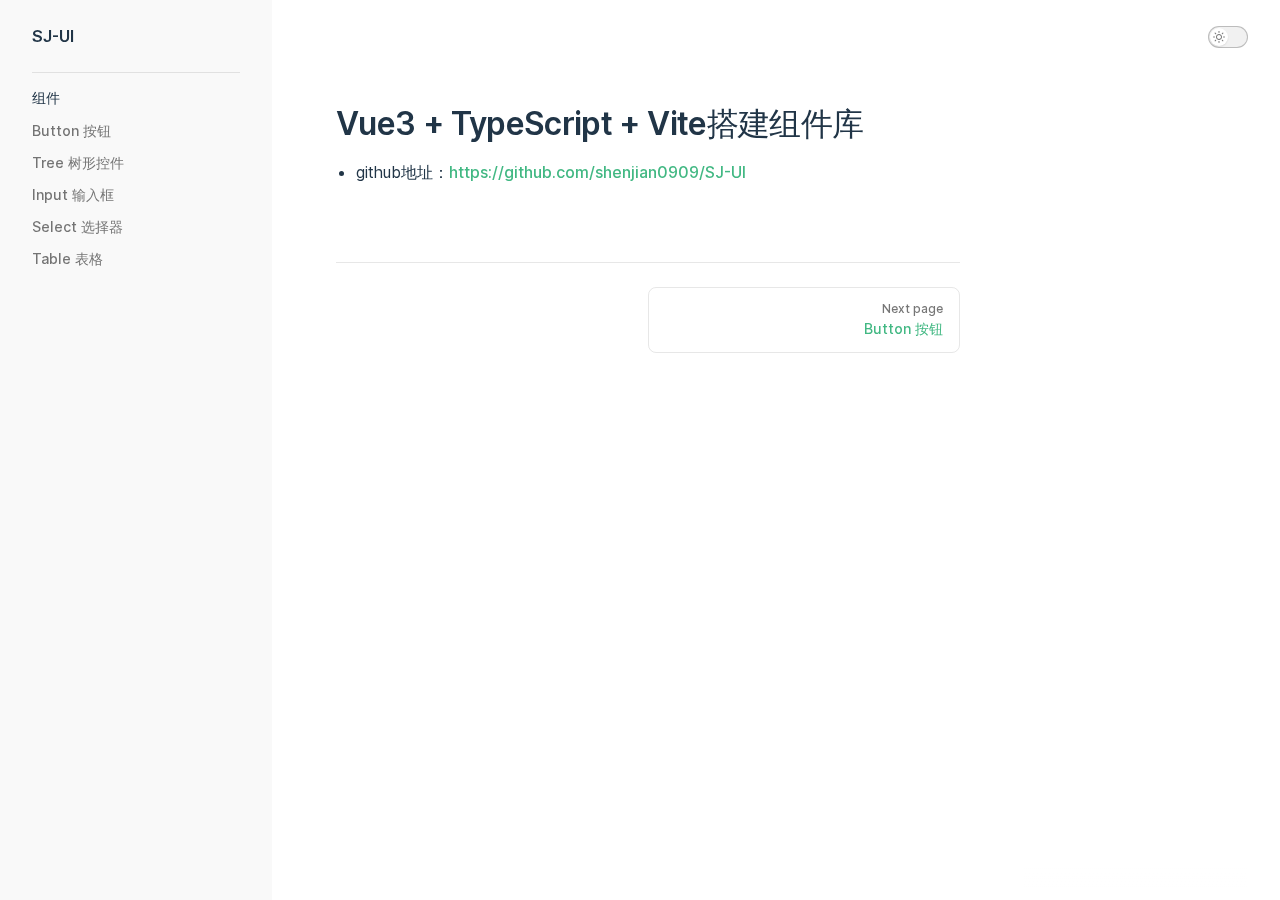
<file: index.html>
<!DOCTYPE html>
<html lang="en-US">
  <head>
    <meta charset="utf-8">
    <meta name="viewport" content="width=device-width,initial-scale=1">
    <title>Vue3 + TypeScript + Vite搭建组件库 | SJ-UI</title>
    <meta name="description" content="A VitePress site">
    <link rel="stylesheet" href="/assets/style.6fe904e6.css">
    <link rel="modulepreload" href="/assets/app.f68ae0bf.js">
    <link rel="modulepreload" href="/assets/index.md.0ae6893b.lean.js">
    
    <script>(()=>{const e=localStorage.getItem("vitepress-theme-appearance"),a=window.matchMedia("(prefers-color-scheme: dark)").matches;(!e||e==="auto"?a:e==="dark")&&document.documentElement.classList.add("dark")})();</script>
  </head>
  <body>
    <div id="app"><div class="Layout" data-v-6b5fd0a9><!--[--><!--]--><!--[--><span tabindex="-1" data-v-45f6ae50></span><a href="#VPContent" class="VPSkipLink visually-hidden" data-v-45f6ae50> Skip to content </a><!--]--><!----><header class="VPNav" data-v-6b5fd0a9 data-v-0e356168><div class="VPNavBar has-sidebar" data-v-0e356168 data-v-8856f192><div class="container" data-v-8856f192><div class="VPNavBarTitle has-sidebar" data-v-8856f192 data-v-6a6f7ff6><a class="title" href="/" data-v-6a6f7ff6><!----><!--[-->SJ-UI<!--]--></a></div><div class="content" data-v-8856f192><!----><!----><!----><div class="VPNavBarAppearance appearance" data-v-8856f192 data-v-311055f2><button class="VPSwitch VPSwitchAppearance" type="button" role="switch" aria-label="toggle dark mode" data-v-311055f2 data-v-781f9d1b data-v-1dda4c9c><span class="check" data-v-1dda4c9c><span class="icon" data-v-1dda4c9c><!--[--><svg xmlns="http://www.w3.org/2000/svg" aria-hidden="true" focusable="false" viewbox="0 0 24 24" class="sun" data-v-781f9d1b><path d="M12,18c-3.3,0-6-2.7-6-6s2.7-6,6-6s6,2.7,6,6S15.3,18,12,18zM12,8c-2.2,0-4,1.8-4,4c0,2.2,1.8,4,4,4c2.2,0,4-1.8,4-4C16,9.8,14.2,8,12,8z"></path><path d="M12,4c-0.6,0-1-0.4-1-1V1c0-0.6,0.4-1,1-1s1,0.4,1,1v2C13,3.6,12.6,4,12,4z"></path><path d="M12,24c-0.6,0-1-0.4-1-1v-2c0-0.6,0.4-1,1-1s1,0.4,1,1v2C13,23.6,12.6,24,12,24z"></path><path d="M5.6,6.6c-0.3,0-0.5-0.1-0.7-0.3L3.5,4.9c-0.4-0.4-0.4-1,0-1.4s1-0.4,1.4,0l1.4,1.4c0.4,0.4,0.4,1,0,1.4C6.2,6.5,5.9,6.6,5.6,6.6z"></path><path d="M19.8,20.8c-0.3,0-0.5-0.1-0.7-0.3l-1.4-1.4c-0.4-0.4-0.4-1,0-1.4s1-0.4,1.4,0l1.4,1.4c0.4,0.4,0.4,1,0,1.4C20.3,20.7,20,20.8,19.8,20.8z"></path><path d="M3,13H1c-0.6,0-1-0.4-1-1s0.4-1,1-1h2c0.6,0,1,0.4,1,1S3.6,13,3,13z"></path><path d="M23,13h-2c-0.6,0-1-0.4-1-1s0.4-1,1-1h2c0.6,0,1,0.4,1,1S23.6,13,23,13z"></path><path d="M4.2,20.8c-0.3,0-0.5-0.1-0.7-0.3c-0.4-0.4-0.4-1,0-1.4l1.4-1.4c0.4-0.4,1-0.4,1.4,0s0.4,1,0,1.4l-1.4,1.4C4.7,20.7,4.5,20.8,4.2,20.8z"></path><path d="M18.4,6.6c-0.3,0-0.5-0.1-0.7-0.3c-0.4-0.4-0.4-1,0-1.4l1.4-1.4c0.4-0.4,1-0.4,1.4,0s0.4,1,0,1.4l-1.4,1.4C18.9,6.5,18.6,6.6,18.4,6.6z"></path></svg><svg xmlns="http://www.w3.org/2000/svg" aria-hidden="true" focusable="false" viewbox="0 0 24 24" class="moon" data-v-781f9d1b><path d="M12.1,22c-0.3,0-0.6,0-0.9,0c-5.5-0.5-9.5-5.4-9-10.9c0.4-4.8,4.2-8.6,9-9c0.4,0,0.8,0.2,1,0.5c0.2,0.3,0.2,0.8-0.1,1.1c-2,2.7-1.4,6.4,1.3,8.4c2.1,1.6,5,1.6,7.1,0c0.3-0.2,0.7-0.3,1.1-0.1c0.3,0.2,0.5,0.6,0.5,1c-0.2,2.7-1.5,5.1-3.6,6.8C16.6,21.2,14.4,22,12.1,22zM9.3,4.4c-2.9,1-5,3.6-5.2,6.8c-0.4,4.4,2.8,8.3,7.2,8.7c2.1,0.2,4.2-0.4,5.8-1.8c1.1-0.9,1.9-2.1,2.4-3.4c-2.5,0.9-5.3,0.5-7.5-1.1C9.2,11.4,8.1,7.7,9.3,4.4z"></path></svg><!--]--></span></span></button></div><!----><div class="VPFlyout VPNavBarExtra extra" data-v-8856f192 data-v-0562f5c0 data-v-8dccea88><button type="button" class="button" aria-haspopup="true" aria-expanded="false" aria-label="extra navigation" data-v-8dccea88><svg xmlns="http://www.w3.org/2000/svg" aria-hidden="true" focusable="false" viewbox="0 0 24 24" class="icon" data-v-8dccea88><circle cx="12" cy="12" r="2"></circle><circle cx="19" cy="12" r="2"></circle><circle cx="5" cy="12" r="2"></circle></svg></button><div class="menu" data-v-8dccea88><div class="VPMenu" data-v-8dccea88 data-v-e73581a2><!----><!--[--><!--[--><!----><div class="group" data-v-0562f5c0><div class="item appearance" data-v-0562f5c0><p class="label" data-v-0562f5c0>Appearance</p><div class="appearance-action" data-v-0562f5c0><button class="VPSwitch VPSwitchAppearance" type="button" role="switch" aria-label="toggle dark mode" data-v-0562f5c0 data-v-781f9d1b data-v-1dda4c9c><span class="check" data-v-1dda4c9c><span class="icon" data-v-1dda4c9c><!--[--><svg xmlns="http://www.w3.org/2000/svg" aria-hidden="true" focusable="false" viewbox="0 0 24 24" class="sun" data-v-781f9d1b><path d="M12,18c-3.3,0-6-2.7-6-6s2.7-6,6-6s6,2.7,6,6S15.3,18,12,18zM12,8c-2.2,0-4,1.8-4,4c0,2.2,1.8,4,4,4c2.2,0,4-1.8,4-4C16,9.8,14.2,8,12,8z"></path><path d="M12,4c-0.6,0-1-0.4-1-1V1c0-0.6,0.4-1,1-1s1,0.4,1,1v2C13,3.6,12.6,4,12,4z"></path><path d="M12,24c-0.6,0-1-0.4-1-1v-2c0-0.6,0.4-1,1-1s1,0.4,1,1v2C13,23.6,12.6,24,12,24z"></path><path d="M5.6,6.6c-0.3,0-0.5-0.1-0.7-0.3L3.5,4.9c-0.4-0.4-0.4-1,0-1.4s1-0.4,1.4,0l1.4,1.4c0.4,0.4,0.4,1,0,1.4C6.2,6.5,5.9,6.6,5.6,6.6z"></path><path d="M19.8,20.8c-0.3,0-0.5-0.1-0.7-0.3l-1.4-1.4c-0.4-0.4-0.4-1,0-1.4s1-0.4,1.4,0l1.4,1.4c0.4,0.4,0.4,1,0,1.4C20.3,20.7,20,20.8,19.8,20.8z"></path><path d="M3,13H1c-0.6,0-1-0.4-1-1s0.4-1,1-1h2c0.6,0,1,0.4,1,1S3.6,13,3,13z"></path><path d="M23,13h-2c-0.6,0-1-0.4-1-1s0.4-1,1-1h2c0.6,0,1,0.4,1,1S23.6,13,23,13z"></path><path d="M4.2,20.8c-0.3,0-0.5-0.1-0.7-0.3c-0.4-0.4-0.4-1,0-1.4l1.4-1.4c0.4-0.4,1-0.4,1.4,0s0.4,1,0,1.4l-1.4,1.4C4.7,20.7,4.5,20.8,4.2,20.8z"></path><path d="M18.4,6.6c-0.3,0-0.5-0.1-0.7-0.3c-0.4-0.4-0.4-1,0-1.4l1.4-1.4c0.4-0.4,1-0.4,1.4,0s0.4,1,0,1.4l-1.4,1.4C18.9,6.5,18.6,6.6,18.4,6.6z"></path></svg><svg xmlns="http://www.w3.org/2000/svg" aria-hidden="true" focusable="false" viewbox="0 0 24 24" class="moon" data-v-781f9d1b><path d="M12.1,22c-0.3,0-0.6,0-0.9,0c-5.5-0.5-9.5-5.4-9-10.9c0.4-4.8,4.2-8.6,9-9c0.4,0,0.8,0.2,1,0.5c0.2,0.3,0.2,0.8-0.1,1.1c-2,2.7-1.4,6.4,1.3,8.4c2.1,1.6,5,1.6,7.1,0c0.3-0.2,0.7-0.3,1.1-0.1c0.3,0.2,0.5,0.6,0.5,1c-0.2,2.7-1.5,5.1-3.6,6.8C16.6,21.2,14.4,22,12.1,22zM9.3,4.4c-2.9,1-5,3.6-5.2,6.8c-0.4,4.4,2.8,8.3,7.2,8.7c2.1,0.2,4.2-0.4,5.8-1.8c1.1-0.9,1.9-2.1,2.4-3.4c-2.5,0.9-5.3,0.5-7.5-1.1C9.2,11.4,8.1,7.7,9.3,4.4z"></path></svg><!--]--></span></span></button></div></div></div><!----><!--]--><!--]--></div></div></div><button type="button" class="VPNavBarHamburger hamburger" aria-label="mobile navigation" aria-expanded="false" aria-controls="VPNavScreen" data-v-8856f192 data-v-6f008456><span class="container" data-v-6f008456><span class="top" data-v-6f008456></span><span class="middle" data-v-6f008456></span><span class="bottom" data-v-6f008456></span></span></button></div></div></div><!----></header><div class="VPLocalNav" data-v-6b5fd0a9 data-v-92b0f14a><button class="menu" aria-expanded="false" aria-controls="VPSidebarNav" data-v-92b0f14a><svg xmlns="http://www.w3.org/2000/svg" aria-hidden="true" focusable="false" viewbox="0 0 24 24" class="menu-icon" data-v-92b0f14a><path d="M17,11H3c-0.6,0-1-0.4-1-1s0.4-1,1-1h14c0.6,0,1,0.4,1,1S17.6,11,17,11z"></path><path d="M21,7H3C2.4,7,2,6.6,2,6s0.4-1,1-1h18c0.6,0,1,0.4,1,1S21.6,7,21,7z"></path><path d="M21,15H3c-0.6,0-1-0.4-1-1s0.4-1,1-1h18c0.6,0,1,0.4,1,1S21.6,15,21,15z"></path><path d="M17,19H3c-0.6,0-1-0.4-1-1s0.4-1,1-1h14c0.6,0,1,0.4,1,1S17.6,19,17,19z"></path></svg><span class="menu-text" data-v-92b0f14a>Menu</span></button><a class="top-link" href="#" data-v-92b0f14a> Return to top </a></div><aside class="VPSidebar" data-v-6b5fd0a9 data-v-55e4c7db><nav class="nav" id="VPSidebarNav" aria-labelledby="sidebar-aria-label" tabindex="-1" data-v-55e4c7db><span class="visually-hidden" id="sidebar-aria-label" data-v-55e4c7db> Sidebar Navigation </span><!--[--><div class="group" data-v-55e4c7db><section class="VPSidebarGroup" data-v-55e4c7db data-v-1f69a7ed><div class="title" data-v-1f69a7ed><h2 class="title-text" data-v-1f69a7ed>组件</h2><div class="action" data-v-1f69a7ed><svg xmlns="http://www.w3.org/2000/svg" xmlns:xlink="http://www.w3.org/1999/xlink" viewbox="0 0 24 24" class="icon minus" data-v-1f69a7ed><path d="M19,2H5C3.3,2,2,3.3,2,5v14c0,1.7,1.3,3,3,3h14c1.7,0,3-1.3,3-3V5C22,3.3,20.7,2,19,2zM20,19c0,0.6-0.4,1-1,1H5c-0.6,0-1-0.4-1-1V5c0-0.6,0.4-1,1-1h14c0.6,0,1,0.4,1,1V19z"></path><path d="M16,11H8c-0.6,0-1,0.4-1,1s0.4,1,1,1h8c0.6,0,1-0.4,1-1S16.6,11,16,11z"></path></svg><svg version="1.1" xmlns="http://www.w3.org/2000/svg" viewbox="0 0 24 24" class="icon plus" data-v-1f69a7ed><path d="M19,2H5C3.3,2,2,3.3,2,5v14c0,1.7,1.3,3,3,3h14c1.7,0,3-1.3,3-3V5C22,3.3,20.7,2,19,2z M20,19c0,0.6-0.4,1-1,1H5c-0.6,0-1-0.4-1-1V5c0-0.6,0.4-1,1-1h14c0.6,0,1,0.4,1,1V19z"></path><path d="M16,11h-3V8c0-0.6-0.4-1-1-1s-1,0.4-1,1v3H8c-0.6,0-1,0.4-1,1s0.4,1,1,1h3v3c0,0.6,0.4,1,1,1s1-0.4,1-1v-3h3c0.6,0,1-0.4,1-1S16.6,11,16,11z"></path></svg></div></div><div class="items" data-v-1f69a7ed><!--[--><a class="VPLink link" href="/components/button/" data-v-1f69a7ed data-v-f53f775e data-v-5704c677><!--[--><span class="link-text" data-v-f53f775e>Button 按钮</span><!--]--><!----></a><a class="VPLink link" href="/components/tree/" data-v-1f69a7ed data-v-f53f775e data-v-5704c677><!--[--><span class="link-text" data-v-f53f775e>Tree 树形控件</span><!--]--><!----></a><a class="VPLink link" href="/components/input/" data-v-1f69a7ed data-v-f53f775e data-v-5704c677><!--[--><span class="link-text" data-v-f53f775e>Input 输入框</span><!--]--><!----></a><a class="VPLink link" href="/components/select/" data-v-1f69a7ed data-v-f53f775e data-v-5704c677><!--[--><span class="link-text" data-v-f53f775e>Select 选择器</span><!--]--><!----></a><a class="VPLink link" href="/components/table/" data-v-1f69a7ed data-v-f53f775e data-v-5704c677><!--[--><span class="link-text" data-v-f53f775e>Table 表格</span><!--]--><!----></a><!--]--></div></section></div><!--]--></nav></aside><div class="VPContent has-sidebar" id="VPContent" data-v-6b5fd0a9 data-v-a4c57a06><div class="VPDoc has-sidebar" data-v-a4c57a06 data-v-79ca2460><div class="container" data-v-79ca2460><div class="aside" data-v-79ca2460><div class="aside-curtain" data-v-79ca2460></div><div class="aside-container" data-v-79ca2460><div class="aside-content" data-v-79ca2460><div class="VPDocAside" data-v-79ca2460 data-v-779d834d><!--[--><!--]--><!--[--><!--]--><!----><!--[--><!--]--><div class="spacer" data-v-779d834d></div><!--[--><!--]--><!----><!--[--><!--]--><!--[--><!--]--></div></div></div></div><div class="content" data-v-79ca2460><div class="content-container" data-v-79ca2460><!--[--><!--]--><main class="main" data-v-79ca2460><div style="position:relative;" class="vp-doc _index" data-v-79ca2460><div><h1 id="vue3-typescript-vite搭建组件库" tabindex="-1">Vue3 + TypeScript + Vite搭建组件库 <a class="header-anchor" href="#vue3-typescript-vite搭建组件库" aria-hidden="true">#</a></h1><ul><li>github地址：<a href="https://github.com/shenjian0909/SJ-UI" target="_blank" rel="noopener noreferrer">https://github.com/shenjian0909/SJ-UI</a></li></ul></div></div></main><footer class="VPDocFooter" data-v-79ca2460 data-v-04568844><div class="edit-info" data-v-04568844><!----><!----></div><div class="prev-next" data-v-04568844><div class="pager" data-v-04568844><!----></div><div class="pager" data-v-04568844><a class="pager-link next" href="/components/button/" data-v-04568844><span class="desc" data-v-04568844>Next page</span><span class="title" data-v-04568844>Button 按钮</span></a></div></div></footer><!--[--><!--]--></div></div></div></div></div><!----><!--[--><!--]--></div></div>
    <script>__VP_HASH_MAP__ = JSON.parse("{\"components_button_index.md\":\"4b021b62\",\"components_input_index.md\":\"8c54c26a\",\"components_select_index.md\":\"e7e8f53a\",\"components_table_index.md\":\"67e14def\",\"components_tree_index.md\":\"12a2c328\",\"index.md\":\"0ae6893b\"}")</script>
    <script type="module" async src="/assets/app.f68ae0bf.js"></script>
    
  </body>
</html>
</file>
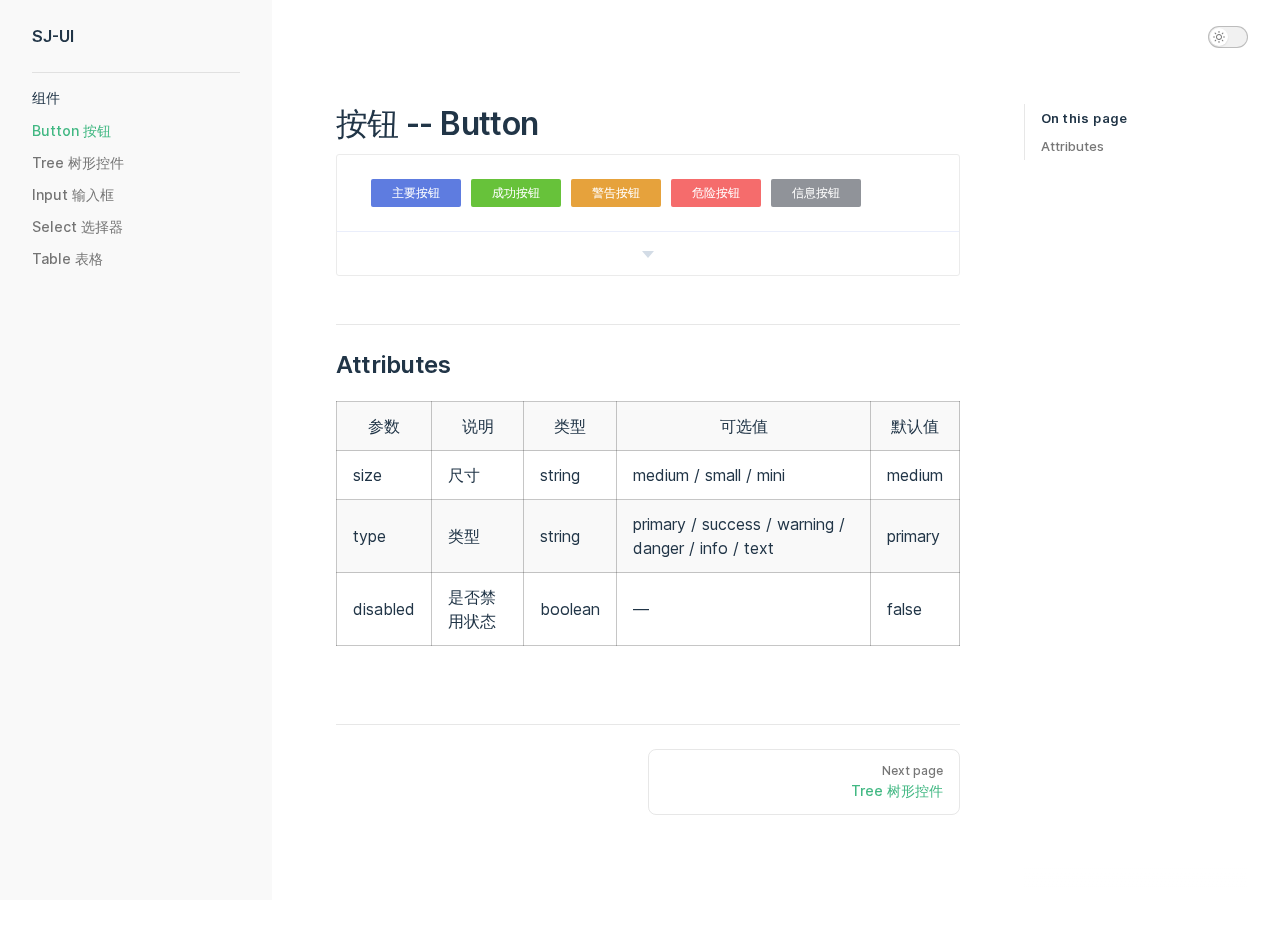
<file: components/button/index.html>
<!DOCTYPE html>
<html lang="en-US">
  <head>
    <meta charset="utf-8">
    <meta name="viewport" content="width=device-width,initial-scale=1">
    <title>按钮 -- Button | SJ-UI</title>
    <meta name="description" content="A VitePress site">
    <link rel="stylesheet" href="/assets/style.6fe904e6.css">
    <link rel="modulepreload" href="/assets/app.f68ae0bf.js">
    <link rel="modulepreload" href="/assets/components_button_index.md.4b021b62.lean.js">
    
    <script>(()=>{const e=localStorage.getItem("vitepress-theme-appearance"),a=window.matchMedia("(prefers-color-scheme: dark)").matches;(!e||e==="auto"?a:e==="dark")&&document.documentElement.classList.add("dark")})();</script>
  </head>
  <body>
    <div id="app"><div class="Layout" data-v-6b5fd0a9><!--[--><!--]--><!--[--><span tabindex="-1" data-v-45f6ae50></span><a href="#VPContent" class="VPSkipLink visually-hidden" data-v-45f6ae50> Skip to content </a><!--]--><!----><header class="VPNav" data-v-6b5fd0a9 data-v-0e356168><div class="VPNavBar has-sidebar" data-v-0e356168 data-v-8856f192><div class="container" data-v-8856f192><div class="VPNavBarTitle has-sidebar" data-v-8856f192 data-v-6a6f7ff6><a class="title" href="/" data-v-6a6f7ff6><!----><!--[-->SJ-UI<!--]--></a></div><div class="content" data-v-8856f192><!----><!----><!----><div class="VPNavBarAppearance appearance" data-v-8856f192 data-v-311055f2><button class="VPSwitch VPSwitchAppearance" type="button" role="switch" aria-label="toggle dark mode" data-v-311055f2 data-v-781f9d1b data-v-1dda4c9c><span class="check" data-v-1dda4c9c><span class="icon" data-v-1dda4c9c><!--[--><svg xmlns="http://www.w3.org/2000/svg" aria-hidden="true" focusable="false" viewbox="0 0 24 24" class="sun" data-v-781f9d1b><path d="M12,18c-3.3,0-6-2.7-6-6s2.7-6,6-6s6,2.7,6,6S15.3,18,12,18zM12,8c-2.2,0-4,1.8-4,4c0,2.2,1.8,4,4,4c2.2,0,4-1.8,4-4C16,9.8,14.2,8,12,8z"></path><path d="M12,4c-0.6,0-1-0.4-1-1V1c0-0.6,0.4-1,1-1s1,0.4,1,1v2C13,3.6,12.6,4,12,4z"></path><path d="M12,24c-0.6,0-1-0.4-1-1v-2c0-0.6,0.4-1,1-1s1,0.4,1,1v2C13,23.6,12.6,24,12,24z"></path><path d="M5.6,6.6c-0.3,0-0.5-0.1-0.7-0.3L3.5,4.9c-0.4-0.4-0.4-1,0-1.4s1-0.4,1.4,0l1.4,1.4c0.4,0.4,0.4,1,0,1.4C6.2,6.5,5.9,6.6,5.6,6.6z"></path><path d="M19.8,20.8c-0.3,0-0.5-0.1-0.7-0.3l-1.4-1.4c-0.4-0.4-0.4-1,0-1.4s1-0.4,1.4,0l1.4,1.4c0.4,0.4,0.4,1,0,1.4C20.3,20.7,20,20.8,19.8,20.8z"></path><path d="M3,13H1c-0.6,0-1-0.4-1-1s0.4-1,1-1h2c0.6,0,1,0.4,1,1S3.6,13,3,13z"></path><path d="M23,13h-2c-0.6,0-1-0.4-1-1s0.4-1,1-1h2c0.6,0,1,0.4,1,1S23.6,13,23,13z"></path><path d="M4.2,20.8c-0.3,0-0.5-0.1-0.7-0.3c-0.4-0.4-0.4-1,0-1.4l1.4-1.4c0.4-0.4,1-0.4,1.4,0s0.4,1,0,1.4l-1.4,1.4C4.7,20.7,4.5,20.8,4.2,20.8z"></path><path d="M18.4,6.6c-0.3,0-0.5-0.1-0.7-0.3c-0.4-0.4-0.4-1,0-1.4l1.4-1.4c0.4-0.4,1-0.4,1.4,0s0.4,1,0,1.4l-1.4,1.4C18.9,6.5,18.6,6.6,18.4,6.6z"></path></svg><svg xmlns="http://www.w3.org/2000/svg" aria-hidden="true" focusable="false" viewbox="0 0 24 24" class="moon" data-v-781f9d1b><path d="M12.1,22c-0.3,0-0.6,0-0.9,0c-5.5-0.5-9.5-5.4-9-10.9c0.4-4.8,4.2-8.6,9-9c0.4,0,0.8,0.2,1,0.5c0.2,0.3,0.2,0.8-0.1,1.1c-2,2.7-1.4,6.4,1.3,8.4c2.1,1.6,5,1.6,7.1,0c0.3-0.2,0.7-0.3,1.1-0.1c0.3,0.2,0.5,0.6,0.5,1c-0.2,2.7-1.5,5.1-3.6,6.8C16.6,21.2,14.4,22,12.1,22zM9.3,4.4c-2.9,1-5,3.6-5.2,6.8c-0.4,4.4,2.8,8.3,7.2,8.7c2.1,0.2,4.2-0.4,5.8-1.8c1.1-0.9,1.9-2.1,2.4-3.4c-2.5,0.9-5.3,0.5-7.5-1.1C9.2,11.4,8.1,7.7,9.3,4.4z"></path></svg><!--]--></span></span></button></div><!----><div class="VPFlyout VPNavBarExtra extra" data-v-8856f192 data-v-0562f5c0 data-v-8dccea88><button type="button" class="button" aria-haspopup="true" aria-expanded="false" aria-label="extra navigation" data-v-8dccea88><svg xmlns="http://www.w3.org/2000/svg" aria-hidden="true" focusable="false" viewbox="0 0 24 24" class="icon" data-v-8dccea88><circle cx="12" cy="12" r="2"></circle><circle cx="19" cy="12" r="2"></circle><circle cx="5" cy="12" r="2"></circle></svg></button><div class="menu" data-v-8dccea88><div class="VPMenu" data-v-8dccea88 data-v-e73581a2><!----><!--[--><!--[--><!----><div class="group" data-v-0562f5c0><div class="item appearance" data-v-0562f5c0><p class="label" data-v-0562f5c0>Appearance</p><div class="appearance-action" data-v-0562f5c0><button class="VPSwitch VPSwitchAppearance" type="button" role="switch" aria-label="toggle dark mode" data-v-0562f5c0 data-v-781f9d1b data-v-1dda4c9c><span class="check" data-v-1dda4c9c><span class="icon" data-v-1dda4c9c><!--[--><svg xmlns="http://www.w3.org/2000/svg" aria-hidden="true" focusable="false" viewbox="0 0 24 24" class="sun" data-v-781f9d1b><path d="M12,18c-3.3,0-6-2.7-6-6s2.7-6,6-6s6,2.7,6,6S15.3,18,12,18zM12,8c-2.2,0-4,1.8-4,4c0,2.2,1.8,4,4,4c2.2,0,4-1.8,4-4C16,9.8,14.2,8,12,8z"></path><path d="M12,4c-0.6,0-1-0.4-1-1V1c0-0.6,0.4-1,1-1s1,0.4,1,1v2C13,3.6,12.6,4,12,4z"></path><path d="M12,24c-0.6,0-1-0.4-1-1v-2c0-0.6,0.4-1,1-1s1,0.4,1,1v2C13,23.6,12.6,24,12,24z"></path><path d="M5.6,6.6c-0.3,0-0.5-0.1-0.7-0.3L3.5,4.9c-0.4-0.4-0.4-1,0-1.4s1-0.4,1.4,0l1.4,1.4c0.4,0.4,0.4,1,0,1.4C6.2,6.5,5.9,6.6,5.6,6.6z"></path><path d="M19.8,20.8c-0.3,0-0.5-0.1-0.7-0.3l-1.4-1.4c-0.4-0.4-0.4-1,0-1.4s1-0.4,1.4,0l1.4,1.4c0.4,0.4,0.4,1,0,1.4C20.3,20.7,20,20.8,19.8,20.8z"></path><path d="M3,13H1c-0.6,0-1-0.4-1-1s0.4-1,1-1h2c0.6,0,1,0.4,1,1S3.6,13,3,13z"></path><path d="M23,13h-2c-0.6,0-1-0.4-1-1s0.4-1,1-1h2c0.6,0,1,0.4,1,1S23.6,13,23,13z"></path><path d="M4.2,20.8c-0.3,0-0.5-0.1-0.7-0.3c-0.4-0.4-0.4-1,0-1.4l1.4-1.4c0.4-0.4,1-0.4,1.4,0s0.4,1,0,1.4l-1.4,1.4C4.7,20.7,4.5,20.8,4.2,20.8z"></path><path d="M18.4,6.6c-0.3,0-0.5-0.1-0.7-0.3c-0.4-0.4-0.4-1,0-1.4l1.4-1.4c0.4-0.4,1-0.4,1.4,0s0.4,1,0,1.4l-1.4,1.4C18.9,6.5,18.6,6.6,18.4,6.6z"></path></svg><svg xmlns="http://www.w3.org/2000/svg" aria-hidden="true" focusable="false" viewbox="0 0 24 24" class="moon" data-v-781f9d1b><path d="M12.1,22c-0.3,0-0.6,0-0.9,0c-5.5-0.5-9.5-5.4-9-10.9c0.4-4.8,4.2-8.6,9-9c0.4,0,0.8,0.2,1,0.5c0.2,0.3,0.2,0.8-0.1,1.1c-2,2.7-1.4,6.4,1.3,8.4c2.1,1.6,5,1.6,7.1,0c0.3-0.2,0.7-0.3,1.1-0.1c0.3,0.2,0.5,0.6,0.5,1c-0.2,2.7-1.5,5.1-3.6,6.8C16.6,21.2,14.4,22,12.1,22zM9.3,4.4c-2.9,1-5,3.6-5.2,6.8c-0.4,4.4,2.8,8.3,7.2,8.7c2.1,0.2,4.2-0.4,5.8-1.8c1.1-0.9,1.9-2.1,2.4-3.4c-2.5,0.9-5.3,0.5-7.5-1.1C9.2,11.4,8.1,7.7,9.3,4.4z"></path></svg><!--]--></span></span></button></div></div></div><!----><!--]--><!--]--></div></div></div><button type="button" class="VPNavBarHamburger hamburger" aria-label="mobile navigation" aria-expanded="false" aria-controls="VPNavScreen" data-v-8856f192 data-v-6f008456><span class="container" data-v-6f008456><span class="top" data-v-6f008456></span><span class="middle" data-v-6f008456></span><span class="bottom" data-v-6f008456></span></span></button></div></div></div><!----></header><div class="VPLocalNav" data-v-6b5fd0a9 data-v-92b0f14a><button class="menu" aria-expanded="false" aria-controls="VPSidebarNav" data-v-92b0f14a><svg xmlns="http://www.w3.org/2000/svg" aria-hidden="true" focusable="false" viewbox="0 0 24 24" class="menu-icon" data-v-92b0f14a><path d="M17,11H3c-0.6,0-1-0.4-1-1s0.4-1,1-1h14c0.6,0,1,0.4,1,1S17.6,11,17,11z"></path><path d="M21,7H3C2.4,7,2,6.6,2,6s0.4-1,1-1h18c0.6,0,1,0.4,1,1S21.6,7,21,7z"></path><path d="M21,15H3c-0.6,0-1-0.4-1-1s0.4-1,1-1h18c0.6,0,1,0.4,1,1S21.6,15,21,15z"></path><path d="M17,19H3c-0.6,0-1-0.4-1-1s0.4-1,1-1h14c0.6,0,1,0.4,1,1S17.6,19,17,19z"></path></svg><span class="menu-text" data-v-92b0f14a>Menu</span></button><a class="top-link" href="#" data-v-92b0f14a> Return to top </a></div><aside class="VPSidebar" data-v-6b5fd0a9 data-v-55e4c7db><nav class="nav" id="VPSidebarNav" aria-labelledby="sidebar-aria-label" tabindex="-1" data-v-55e4c7db><span class="visually-hidden" id="sidebar-aria-label" data-v-55e4c7db> Sidebar Navigation </span><!--[--><div class="group" data-v-55e4c7db><section class="VPSidebarGroup" data-v-55e4c7db data-v-1f69a7ed><div class="title" data-v-1f69a7ed><h2 class="title-text" data-v-1f69a7ed>组件</h2><div class="action" data-v-1f69a7ed><svg xmlns="http://www.w3.org/2000/svg" xmlns:xlink="http://www.w3.org/1999/xlink" viewbox="0 0 24 24" class="icon minus" data-v-1f69a7ed><path d="M19,2H5C3.3,2,2,3.3,2,5v14c0,1.7,1.3,3,3,3h14c1.7,0,3-1.3,3-3V5C22,3.3,20.7,2,19,2zM20,19c0,0.6-0.4,1-1,1H5c-0.6,0-1-0.4-1-1V5c0-0.6,0.4-1,1-1h14c0.6,0,1,0.4,1,1V19z"></path><path d="M16,11H8c-0.6,0-1,0.4-1,1s0.4,1,1,1h8c0.6,0,1-0.4,1-1S16.6,11,16,11z"></path></svg><svg version="1.1" xmlns="http://www.w3.org/2000/svg" viewbox="0 0 24 24" class="icon plus" data-v-1f69a7ed><path d="M19,2H5C3.3,2,2,3.3,2,5v14c0,1.7,1.3,3,3,3h14c1.7,0,3-1.3,3-3V5C22,3.3,20.7,2,19,2z M20,19c0,0.6-0.4,1-1,1H5c-0.6,0-1-0.4-1-1V5c0-0.6,0.4-1,1-1h14c0.6,0,1,0.4,1,1V19z"></path><path d="M16,11h-3V8c0-0.6-0.4-1-1-1s-1,0.4-1,1v3H8c-0.6,0-1,0.4-1,1s0.4,1,1,1h3v3c0,0.6,0.4,1,1,1s1-0.4,1-1v-3h3c0.6,0,1-0.4,1-1S16.6,11,16,11z"></path></svg></div></div><div class="items" data-v-1f69a7ed><!--[--><a class="VPLink link active" href="/components/button/" data-v-1f69a7ed data-v-f53f775e data-v-5704c677><!--[--><span class="link-text" data-v-f53f775e>Button 按钮</span><!--]--><!----></a><a class="VPLink link" href="/components/tree/" data-v-1f69a7ed data-v-f53f775e data-v-5704c677><!--[--><span class="link-text" data-v-f53f775e>Tree 树形控件</span><!--]--><!----></a><a class="VPLink link" href="/components/input/" data-v-1f69a7ed data-v-f53f775e data-v-5704c677><!--[--><span class="link-text" data-v-f53f775e>Input 输入框</span><!--]--><!----></a><a class="VPLink link" href="/components/select/" data-v-1f69a7ed data-v-f53f775e data-v-5704c677><!--[--><span class="link-text" data-v-f53f775e>Select 选择器</span><!--]--><!----></a><a class="VPLink link" href="/components/table/" data-v-1f69a7ed data-v-f53f775e data-v-5704c677><!--[--><span class="link-text" data-v-f53f775e>Table 表格</span><!--]--><!----></a><!--]--></div></section></div><!--]--></nav></aside><div class="VPContent has-sidebar" id="VPContent" data-v-6b5fd0a9 data-v-a4c57a06><div class="VPDoc has-sidebar" data-v-a4c57a06 data-v-79ca2460><div class="container" data-v-79ca2460><div class="aside" data-v-79ca2460><div class="aside-curtain" data-v-79ca2460></div><div class="aside-container" data-v-79ca2460><div class="aside-content" data-v-79ca2460><div class="VPDocAside" data-v-79ca2460 data-v-779d834d><!--[--><!--]--><!--[--><!--]--><div class="VPDocAsideOutline has-outline" data-v-779d834d data-v-51e5a8ce><div class="content" data-v-51e5a8ce><div class="outline-marker" data-v-51e5a8ce></div><div class="outline-title" data-v-51e5a8ce>On this page</div><nav aria-labelledby="doc-outline-aria-label" data-v-51e5a8ce><span class="visually-hidden" id="doc-outline-aria-label" data-v-51e5a8ce> Table of Contents for current page </span><ul class="root" data-v-51e5a8ce><!--[--><li style="" data-v-51e5a8ce><a class="outline-link" href="#attributes" data-v-51e5a8ce>Attributes</a><!----></li><!--]--></ul></nav></div></div><!--[--><!--]--><div class="spacer" data-v-779d834d></div><!--[--><!--]--><!----><!--[--><!--]--><!--[--><!--]--></div></div></div></div><div class="content" data-v-79ca2460><div class="content-container" data-v-79ca2460><!--[--><!--]--><main class="main" data-v-79ca2460><div style="position:relative;" class="vp-doc _components_button_index" data-v-79ca2460><div><h1 id="按钮-button" tabindex="-1">按钮 -- Button <a class="header-anchor" href="#按钮-button" aria-hidden="true">#</a></h1><div class="demo-block demo-index" data-v-176498b8><div class="source" data-v-176498b8><!--[--><div><div class="demo-button"><button class="s-btn s-btn--primary s-btn--medium"><!--[-->主要按钮<!--]--></button><button class="s-btn s-btn--success s-btn--medium"><!--[-->成功按钮<!--]--></button><button class="s-btn s-btn--warning s-btn--medium"><!--[-->警告按钮<!--]--></button><button class="s-btn s-btn--danger s-btn--medium"><!--[-->危险按钮<!--]--></button><button class="s-btn s-btn--info s-btn--medium"><!--[-->信息按钮<!--]--></button></div></div><!--]--></div><div class="meta" data-v-176498b8><div class="description" data-v-176498b8><!--[--><div>这是按钮组件</div><!--]--></div><div class="highlight" data-v-176498b8><!--[--><div class="language-vue"><pre><code><span class="token tag"><span class="token tag"><span class="token punctuation">&lt;</span>template</span><span class="token punctuation">&gt;</span></span>
  <span class="token tag"><span class="token tag"><span class="token punctuation">&lt;</span>div</span> <span class="token attr-name">class</span><span class="token attr-value"><span class="token punctuation attr-equals">=</span><span class="token punctuation">&quot;</span>demo-button<span class="token punctuation">&quot;</span></span><span class="token punctuation">&gt;</span></span>
    <span class="token tag"><span class="token tag"><span class="token punctuation">&lt;</span>MButton</span> <span class="token attr-name">type</span><span class="token attr-value"><span class="token punctuation attr-equals">=</span><span class="token punctuation">&quot;</span>primary<span class="token punctuation">&quot;</span></span><span class="token punctuation">&gt;</span></span>主要按钮<span class="token tag"><span class="token tag"><span class="token punctuation">&lt;/</span>MButton</span><span class="token punctuation">&gt;</span></span>
    <span class="token tag"><span class="token tag"><span class="token punctuation">&lt;</span>MButton</span> <span class="token attr-name">type</span><span class="token attr-value"><span class="token punctuation attr-equals">=</span><span class="token punctuation">&quot;</span>success<span class="token punctuation">&quot;</span></span><span class="token punctuation">&gt;</span></span>成功按钮<span class="token tag"><span class="token tag"><span class="token punctuation">&lt;/</span>MButton</span><span class="token punctuation">&gt;</span></span>
    <span class="token tag"><span class="token tag"><span class="token punctuation">&lt;</span>MButton</span> <span class="token attr-name">type</span><span class="token attr-value"><span class="token punctuation attr-equals">=</span><span class="token punctuation">&quot;</span>warning<span class="token punctuation">&quot;</span></span><span class="token punctuation">&gt;</span></span>警告按钮<span class="token tag"><span class="token tag"><span class="token punctuation">&lt;/</span>MButton</span><span class="token punctuation">&gt;</span></span>
    <span class="token tag"><span class="token tag"><span class="token punctuation">&lt;</span>MButton</span> <span class="token attr-name">type</span><span class="token attr-value"><span class="token punctuation attr-equals">=</span><span class="token punctuation">&quot;</span>danger<span class="token punctuation">&quot;</span></span><span class="token punctuation">&gt;</span></span>危险按钮<span class="token tag"><span class="token tag"><span class="token punctuation">&lt;/</span>MButton</span><span class="token punctuation">&gt;</span></span>
    <span class="token tag"><span class="token tag"><span class="token punctuation">&lt;</span>MButton</span> <span class="token attr-name">type</span><span class="token attr-value"><span class="token punctuation attr-equals">=</span><span class="token punctuation">&quot;</span>info<span class="token punctuation">&quot;</span></span><span class="token punctuation">&gt;</span></span>信息按钮<span class="token tag"><span class="token tag"><span class="token punctuation">&lt;/</span>MButton</span><span class="token punctuation">&gt;</span></span>
  <span class="token tag"><span class="token tag"><span class="token punctuation">&lt;/</span>div</span><span class="token punctuation">&gt;</span></span>
<span class="token tag"><span class="token tag"><span class="token punctuation">&lt;/</span>template</span><span class="token punctuation">&gt;</span></span>
</code></pre></div><!--]--></div></div><div class="demo-block-control" data-v-176498b8><i class="control-icon icon-caret-down" data-v-176498b8></i><span style="display:none;" class="control-text" data-v-176498b8>显示代码</span><div class="control-button-wrap" data-v-176498b8><span style="display:none;" class="control-button copy-button" data-v-176498b8>复制代码片段</span></div></div></div><h2 id="attributes" tabindex="-1">Attributes <a class="header-anchor" href="#attributes" aria-hidden="true">#</a></h2><table><thead><tr><th>参数</th><th>说明</th><th>类型</th><th>可选值</th><th>默认值</th></tr></thead><tbody><tr><td>size</td><td>尺寸</td><td>string</td><td>medium / small / mini</td><td>medium</td></tr><tr><td>type</td><td>类型</td><td>string</td><td>primary / success / warning / danger / info / text</td><td>primary</td></tr><tr><td>disabled</td><td>是否禁用状态</td><td>boolean</td><td>—</td><td>false</td></tr></tbody></table></div></div></main><footer class="VPDocFooter" data-v-79ca2460 data-v-04568844><div class="edit-info" data-v-04568844><!----><!----></div><div class="prev-next" data-v-04568844><div class="pager" data-v-04568844><!----></div><div class="pager" data-v-04568844><a class="pager-link next" href="/components/tree/" data-v-04568844><span class="desc" data-v-04568844>Next page</span><span class="title" data-v-04568844>Tree 树形控件</span></a></div></div></footer><!--[--><!--]--></div></div></div></div></div><!----><!--[--><!--]--></div></div>
    <script>__VP_HASH_MAP__ = JSON.parse("{\"components_button_index.md\":\"4b021b62\",\"components_input_index.md\":\"8c54c26a\",\"components_select_index.md\":\"e7e8f53a\",\"components_table_index.md\":\"67e14def\",\"components_tree_index.md\":\"12a2c328\",\"index.md\":\"0ae6893b\"}")</script>
    <script type="module" async src="/assets/app.f68ae0bf.js"></script>
    
  </body>
</html>
</file>
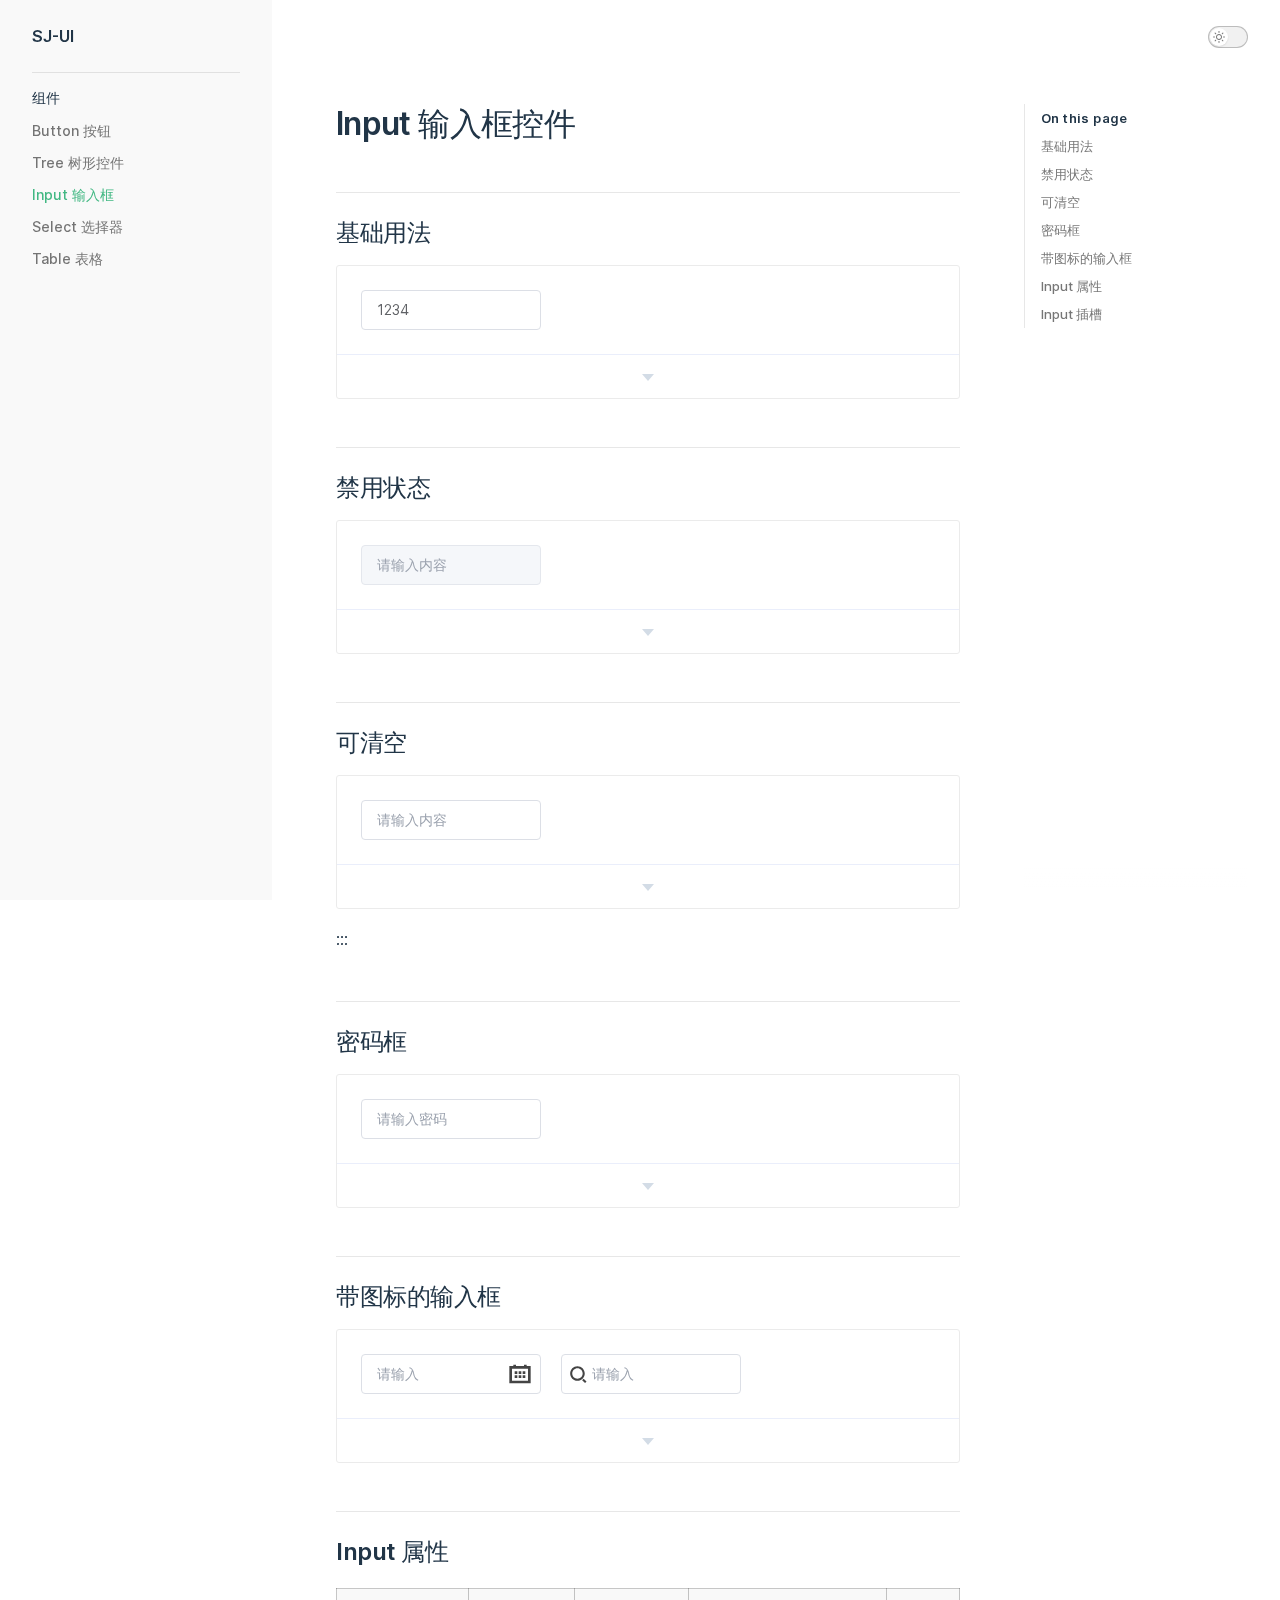
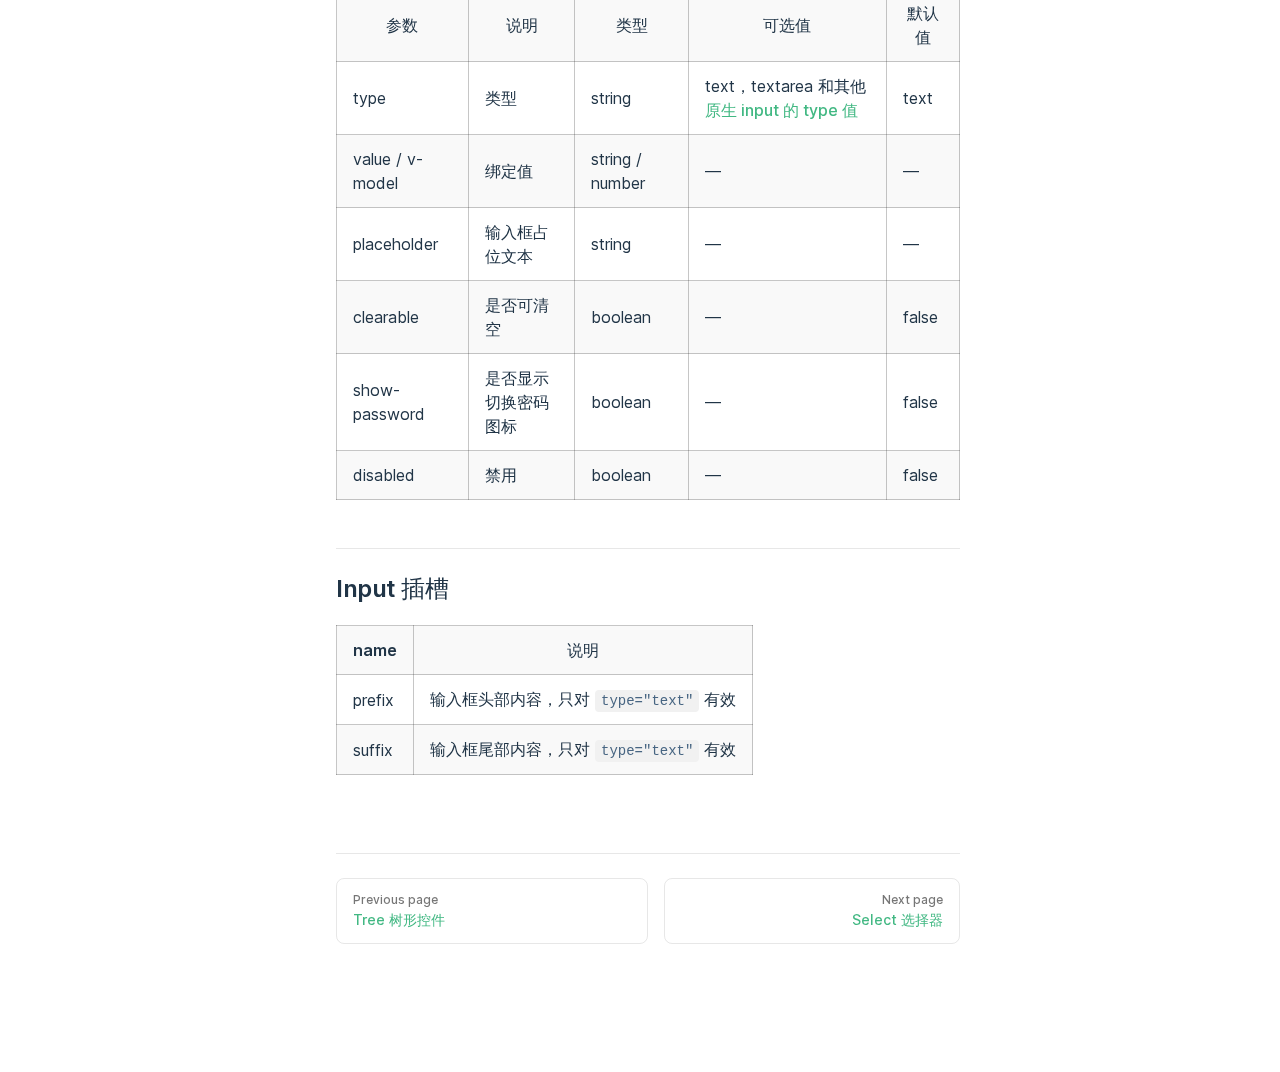
<file: components/input/index.html>
<!DOCTYPE html>
<html lang="en-US">
  <head>
    <meta charset="utf-8">
    <meta name="viewport" content="width=device-width,initial-scale=1">
    <title>Input 输入框控件 | SJ-UI</title>
    <meta name="description" content="A VitePress site">
    <link rel="stylesheet" href="/assets/style.6fe904e6.css">
    <link rel="modulepreload" href="/assets/app.f68ae0bf.js">
    <link rel="modulepreload" href="/assets/components_input_index.md.8c54c26a.lean.js">
    
    <script>(()=>{const e=localStorage.getItem("vitepress-theme-appearance"),a=window.matchMedia("(prefers-color-scheme: dark)").matches;(!e||e==="auto"?a:e==="dark")&&document.documentElement.classList.add("dark")})();</script>
  </head>
  <body>
    <div id="app"><div class="Layout" data-v-6b5fd0a9><!--[--><!--]--><!--[--><span tabindex="-1" data-v-45f6ae50></span><a href="#VPContent" class="VPSkipLink visually-hidden" data-v-45f6ae50> Skip to content </a><!--]--><!----><header class="VPNav" data-v-6b5fd0a9 data-v-0e356168><div class="VPNavBar has-sidebar" data-v-0e356168 data-v-8856f192><div class="container" data-v-8856f192><div class="VPNavBarTitle has-sidebar" data-v-8856f192 data-v-6a6f7ff6><a class="title" href="/" data-v-6a6f7ff6><!----><!--[-->SJ-UI<!--]--></a></div><div class="content" data-v-8856f192><!----><!----><!----><div class="VPNavBarAppearance appearance" data-v-8856f192 data-v-311055f2><button class="VPSwitch VPSwitchAppearance" type="button" role="switch" aria-label="toggle dark mode" data-v-311055f2 data-v-781f9d1b data-v-1dda4c9c><span class="check" data-v-1dda4c9c><span class="icon" data-v-1dda4c9c><!--[--><svg xmlns="http://www.w3.org/2000/svg" aria-hidden="true" focusable="false" viewbox="0 0 24 24" class="sun" data-v-781f9d1b><path d="M12,18c-3.3,0-6-2.7-6-6s2.7-6,6-6s6,2.7,6,6S15.3,18,12,18zM12,8c-2.2,0-4,1.8-4,4c0,2.2,1.8,4,4,4c2.2,0,4-1.8,4-4C16,9.8,14.2,8,12,8z"></path><path d="M12,4c-0.6,0-1-0.4-1-1V1c0-0.6,0.4-1,1-1s1,0.4,1,1v2C13,3.6,12.6,4,12,4z"></path><path d="M12,24c-0.6,0-1-0.4-1-1v-2c0-0.6,0.4-1,1-1s1,0.4,1,1v2C13,23.6,12.6,24,12,24z"></path><path d="M5.6,6.6c-0.3,0-0.5-0.1-0.7-0.3L3.5,4.9c-0.4-0.4-0.4-1,0-1.4s1-0.4,1.4,0l1.4,1.4c0.4,0.4,0.4,1,0,1.4C6.2,6.5,5.9,6.6,5.6,6.6z"></path><path d="M19.8,20.8c-0.3,0-0.5-0.1-0.7-0.3l-1.4-1.4c-0.4-0.4-0.4-1,0-1.4s1-0.4,1.4,0l1.4,1.4c0.4,0.4,0.4,1,0,1.4C20.3,20.7,20,20.8,19.8,20.8z"></path><path d="M3,13H1c-0.6,0-1-0.4-1-1s0.4-1,1-1h2c0.6,0,1,0.4,1,1S3.6,13,3,13z"></path><path d="M23,13h-2c-0.6,0-1-0.4-1-1s0.4-1,1-1h2c0.6,0,1,0.4,1,1S23.6,13,23,13z"></path><path d="M4.2,20.8c-0.3,0-0.5-0.1-0.7-0.3c-0.4-0.4-0.4-1,0-1.4l1.4-1.4c0.4-0.4,1-0.4,1.4,0s0.4,1,0,1.4l-1.4,1.4C4.7,20.7,4.5,20.8,4.2,20.8z"></path><path d="M18.4,6.6c-0.3,0-0.5-0.1-0.7-0.3c-0.4-0.4-0.4-1,0-1.4l1.4-1.4c0.4-0.4,1-0.4,1.4,0s0.4,1,0,1.4l-1.4,1.4C18.9,6.5,18.6,6.6,18.4,6.6z"></path></svg><svg xmlns="http://www.w3.org/2000/svg" aria-hidden="true" focusable="false" viewbox="0 0 24 24" class="moon" data-v-781f9d1b><path d="M12.1,22c-0.3,0-0.6,0-0.9,0c-5.5-0.5-9.5-5.4-9-10.9c0.4-4.8,4.2-8.6,9-9c0.4,0,0.8,0.2,1,0.5c0.2,0.3,0.2,0.8-0.1,1.1c-2,2.7-1.4,6.4,1.3,8.4c2.1,1.6,5,1.6,7.1,0c0.3-0.2,0.7-0.3,1.1-0.1c0.3,0.2,0.5,0.6,0.5,1c-0.2,2.7-1.5,5.1-3.6,6.8C16.6,21.2,14.4,22,12.1,22zM9.3,4.4c-2.9,1-5,3.6-5.2,6.8c-0.4,4.4,2.8,8.3,7.2,8.7c2.1,0.2,4.2-0.4,5.8-1.8c1.1-0.9,1.9-2.1,2.4-3.4c-2.5,0.9-5.3,0.5-7.5-1.1C9.2,11.4,8.1,7.7,9.3,4.4z"></path></svg><!--]--></span></span></button></div><!----><div class="VPFlyout VPNavBarExtra extra" data-v-8856f192 data-v-0562f5c0 data-v-8dccea88><button type="button" class="button" aria-haspopup="true" aria-expanded="false" aria-label="extra navigation" data-v-8dccea88><svg xmlns="http://www.w3.org/2000/svg" aria-hidden="true" focusable="false" viewbox="0 0 24 24" class="icon" data-v-8dccea88><circle cx="12" cy="12" r="2"></circle><circle cx="19" cy="12" r="2"></circle><circle cx="5" cy="12" r="2"></circle></svg></button><div class="menu" data-v-8dccea88><div class="VPMenu" data-v-8dccea88 data-v-e73581a2><!----><!--[--><!--[--><!----><div class="group" data-v-0562f5c0><div class="item appearance" data-v-0562f5c0><p class="label" data-v-0562f5c0>Appearance</p><div class="appearance-action" data-v-0562f5c0><button class="VPSwitch VPSwitchAppearance" type="button" role="switch" aria-label="toggle dark mode" data-v-0562f5c0 data-v-781f9d1b data-v-1dda4c9c><span class="check" data-v-1dda4c9c><span class="icon" data-v-1dda4c9c><!--[--><svg xmlns="http://www.w3.org/2000/svg" aria-hidden="true" focusable="false" viewbox="0 0 24 24" class="sun" data-v-781f9d1b><path d="M12,18c-3.3,0-6-2.7-6-6s2.7-6,6-6s6,2.7,6,6S15.3,18,12,18zM12,8c-2.2,0-4,1.8-4,4c0,2.2,1.8,4,4,4c2.2,0,4-1.8,4-4C16,9.8,14.2,8,12,8z"></path><path d="M12,4c-0.6,0-1-0.4-1-1V1c0-0.6,0.4-1,1-1s1,0.4,1,1v2C13,3.6,12.6,4,12,4z"></path><path d="M12,24c-0.6,0-1-0.4-1-1v-2c0-0.6,0.4-1,1-1s1,0.4,1,1v2C13,23.6,12.6,24,12,24z"></path><path d="M5.6,6.6c-0.3,0-0.5-0.1-0.7-0.3L3.5,4.9c-0.4-0.4-0.4-1,0-1.4s1-0.4,1.4,0l1.4,1.4c0.4,0.4,0.4,1,0,1.4C6.2,6.5,5.9,6.6,5.6,6.6z"></path><path d="M19.8,20.8c-0.3,0-0.5-0.1-0.7-0.3l-1.4-1.4c-0.4-0.4-0.4-1,0-1.4s1-0.4,1.4,0l1.4,1.4c0.4,0.4,0.4,1,0,1.4C20.3,20.7,20,20.8,19.8,20.8z"></path><path d="M3,13H1c-0.6,0-1-0.4-1-1s0.4-1,1-1h2c0.6,0,1,0.4,1,1S3.6,13,3,13z"></path><path d="M23,13h-2c-0.6,0-1-0.4-1-1s0.4-1,1-1h2c0.6,0,1,0.4,1,1S23.6,13,23,13z"></path><path d="M4.2,20.8c-0.3,0-0.5-0.1-0.7-0.3c-0.4-0.4-0.4-1,0-1.4l1.4-1.4c0.4-0.4,1-0.4,1.4,0s0.4,1,0,1.4l-1.4,1.4C4.7,20.7,4.5,20.8,4.2,20.8z"></path><path d="M18.4,6.6c-0.3,0-0.5-0.1-0.7-0.3c-0.4-0.4-0.4-1,0-1.4l1.4-1.4c0.4-0.4,1-0.4,1.4,0s0.4,1,0,1.4l-1.4,1.4C18.9,6.5,18.6,6.6,18.4,6.6z"></path></svg><svg xmlns="http://www.w3.org/2000/svg" aria-hidden="true" focusable="false" viewbox="0 0 24 24" class="moon" data-v-781f9d1b><path d="M12.1,22c-0.3,0-0.6,0-0.9,0c-5.5-0.5-9.5-5.4-9-10.9c0.4-4.8,4.2-8.6,9-9c0.4,0,0.8,0.2,1,0.5c0.2,0.3,0.2,0.8-0.1,1.1c-2,2.7-1.4,6.4,1.3,8.4c2.1,1.6,5,1.6,7.1,0c0.3-0.2,0.7-0.3,1.1-0.1c0.3,0.2,0.5,0.6,0.5,1c-0.2,2.7-1.5,5.1-3.6,6.8C16.6,21.2,14.4,22,12.1,22zM9.3,4.4c-2.9,1-5,3.6-5.2,6.8c-0.4,4.4,2.8,8.3,7.2,8.7c2.1,0.2,4.2-0.4,5.8-1.8c1.1-0.9,1.9-2.1,2.4-3.4c-2.5,0.9-5.3,0.5-7.5-1.1C9.2,11.4,8.1,7.7,9.3,4.4z"></path></svg><!--]--></span></span></button></div></div></div><!----><!--]--><!--]--></div></div></div><button type="button" class="VPNavBarHamburger hamburger" aria-label="mobile navigation" aria-expanded="false" aria-controls="VPNavScreen" data-v-8856f192 data-v-6f008456><span class="container" data-v-6f008456><span class="top" data-v-6f008456></span><span class="middle" data-v-6f008456></span><span class="bottom" data-v-6f008456></span></span></button></div></div></div><!----></header><div class="VPLocalNav" data-v-6b5fd0a9 data-v-92b0f14a><button class="menu" aria-expanded="false" aria-controls="VPSidebarNav" data-v-92b0f14a><svg xmlns="http://www.w3.org/2000/svg" aria-hidden="true" focusable="false" viewbox="0 0 24 24" class="menu-icon" data-v-92b0f14a><path d="M17,11H3c-0.6,0-1-0.4-1-1s0.4-1,1-1h14c0.6,0,1,0.4,1,1S17.6,11,17,11z"></path><path d="M21,7H3C2.4,7,2,6.6,2,6s0.4-1,1-1h18c0.6,0,1,0.4,1,1S21.6,7,21,7z"></path><path d="M21,15H3c-0.6,0-1-0.4-1-1s0.4-1,1-1h18c0.6,0,1,0.4,1,1S21.6,15,21,15z"></path><path d="M17,19H3c-0.6,0-1-0.4-1-1s0.4-1,1-1h14c0.6,0,1,0.4,1,1S17.6,19,17,19z"></path></svg><span class="menu-text" data-v-92b0f14a>Menu</span></button><a class="top-link" href="#" data-v-92b0f14a> Return to top </a></div><aside class="VPSidebar" data-v-6b5fd0a9 data-v-55e4c7db><nav class="nav" id="VPSidebarNav" aria-labelledby="sidebar-aria-label" tabindex="-1" data-v-55e4c7db><span class="visually-hidden" id="sidebar-aria-label" data-v-55e4c7db> Sidebar Navigation </span><!--[--><div class="group" data-v-55e4c7db><section class="VPSidebarGroup" data-v-55e4c7db data-v-1f69a7ed><div class="title" data-v-1f69a7ed><h2 class="title-text" data-v-1f69a7ed>组件</h2><div class="action" data-v-1f69a7ed><svg xmlns="http://www.w3.org/2000/svg" xmlns:xlink="http://www.w3.org/1999/xlink" viewbox="0 0 24 24" class="icon minus" data-v-1f69a7ed><path d="M19,2H5C3.3,2,2,3.3,2,5v14c0,1.7,1.3,3,3,3h14c1.7,0,3-1.3,3-3V5C22,3.3,20.7,2,19,2zM20,19c0,0.6-0.4,1-1,1H5c-0.6,0-1-0.4-1-1V5c0-0.6,0.4-1,1-1h14c0.6,0,1,0.4,1,1V19z"></path><path d="M16,11H8c-0.6,0-1,0.4-1,1s0.4,1,1,1h8c0.6,0,1-0.4,1-1S16.6,11,16,11z"></path></svg><svg version="1.1" xmlns="http://www.w3.org/2000/svg" viewbox="0 0 24 24" class="icon plus" data-v-1f69a7ed><path d="M19,2H5C3.3,2,2,3.3,2,5v14c0,1.7,1.3,3,3,3h14c1.7,0,3-1.3,3-3V5C22,3.3,20.7,2,19,2z M20,19c0,0.6-0.4,1-1,1H5c-0.6,0-1-0.4-1-1V5c0-0.6,0.4-1,1-1h14c0.6,0,1,0.4,1,1V19z"></path><path d="M16,11h-3V8c0-0.6-0.4-1-1-1s-1,0.4-1,1v3H8c-0.6,0-1,0.4-1,1s0.4,1,1,1h3v3c0,0.6,0.4,1,1,1s1-0.4,1-1v-3h3c0.6,0,1-0.4,1-1S16.6,11,16,11z"></path></svg></div></div><div class="items" data-v-1f69a7ed><!--[--><a class="VPLink link" href="/components/button/" data-v-1f69a7ed data-v-f53f775e data-v-5704c677><!--[--><span class="link-text" data-v-f53f775e>Button 按钮</span><!--]--><!----></a><a class="VPLink link" href="/components/tree/" data-v-1f69a7ed data-v-f53f775e data-v-5704c677><!--[--><span class="link-text" data-v-f53f775e>Tree 树形控件</span><!--]--><!----></a><a class="VPLink link active" href="/components/input/" data-v-1f69a7ed data-v-f53f775e data-v-5704c677><!--[--><span class="link-text" data-v-f53f775e>Input 输入框</span><!--]--><!----></a><a class="VPLink link" href="/components/select/" data-v-1f69a7ed data-v-f53f775e data-v-5704c677><!--[--><span class="link-text" data-v-f53f775e>Select 选择器</span><!--]--><!----></a><a class="VPLink link" href="/components/table/" data-v-1f69a7ed data-v-f53f775e data-v-5704c677><!--[--><span class="link-text" data-v-f53f775e>Table 表格</span><!--]--><!----></a><!--]--></div></section></div><!--]--></nav></aside><div class="VPContent has-sidebar" id="VPContent" data-v-6b5fd0a9 data-v-a4c57a06><div class="VPDoc has-sidebar" data-v-a4c57a06 data-v-79ca2460><div class="container" data-v-79ca2460><div class="aside" data-v-79ca2460><div class="aside-curtain" data-v-79ca2460></div><div class="aside-container" data-v-79ca2460><div class="aside-content" data-v-79ca2460><div class="VPDocAside" data-v-79ca2460 data-v-779d834d><!--[--><!--]--><!--[--><!--]--><div class="VPDocAsideOutline has-outline" data-v-779d834d data-v-51e5a8ce><div class="content" data-v-51e5a8ce><div class="outline-marker" data-v-51e5a8ce></div><div class="outline-title" data-v-51e5a8ce>On this page</div><nav aria-labelledby="doc-outline-aria-label" data-v-51e5a8ce><span class="visually-hidden" id="doc-outline-aria-label" data-v-51e5a8ce> Table of Contents for current page </span><ul class="root" data-v-51e5a8ce><!--[--><li style="" data-v-51e5a8ce><a class="outline-link" href="#基础用法" data-v-51e5a8ce>基础用法</a><!----></li><li style="" data-v-51e5a8ce><a class="outline-link" href="#禁用状态" data-v-51e5a8ce>禁用状态</a><!----></li><li style="" data-v-51e5a8ce><a class="outline-link" href="#可清空" data-v-51e5a8ce>可清空</a><!----></li><li style="" data-v-51e5a8ce><a class="outline-link" href="#密码框" data-v-51e5a8ce>密码框</a><!----></li><li style="" data-v-51e5a8ce><a class="outline-link" href="#带图标的输入框" data-v-51e5a8ce>带图标的输入框</a><!----></li><li style="" data-v-51e5a8ce><a class="outline-link" href="#input-属性" data-v-51e5a8ce>Input 属性</a><!----></li><li style="" data-v-51e5a8ce><a class="outline-link" href="#input-插槽" data-v-51e5a8ce>Input 插槽</a><!----></li><!--]--></ul></nav></div></div><!--[--><!--]--><div class="spacer" data-v-779d834d></div><!--[--><!--]--><!----><!--[--><!--]--><!--[--><!--]--></div></div></div></div><div class="content" data-v-79ca2460><div class="content-container" data-v-79ca2460><!--[--><!--]--><main class="main" data-v-79ca2460><div style="position:relative;" class="vp-doc _components_input_index" data-v-79ca2460><div><h1 id="input-输入框控件" tabindex="-1">Input 输入框控件 <a class="header-anchor" href="#input-输入框控件" aria-hidden="true">#</a></h1><h2 id="基础用法" tabindex="-1">基础用法 <a class="header-anchor" href="#基础用法" aria-hidden="true">#</a></h2><div class="demo-block demo-index" data-v-176498b8><div class="source" data-v-176498b8><!--[--><div><div class="demo-input"><div class="s-input"><!----><input value type="text" placeholder="请输入内容" class="s-input__inner"><!----><!----><!----></div></div></div><!--]--></div><div class="meta" data-v-176498b8><!----><div class="highlight" data-v-176498b8><!--[--><div class="language-vue"><pre><code><span class="token tag"><span class="token tag"><span class="token punctuation">&lt;</span>template</span><span class="token punctuation">&gt;</span></span>
  <span class="token tag"><span class="token tag"><span class="token punctuation">&lt;</span>div</span> <span class="token attr-name">class</span><span class="token attr-value"><span class="token punctuation attr-equals">=</span><span class="token punctuation">&quot;</span>demo-input<span class="token punctuation">&quot;</span></span><span class="token punctuation">&gt;</span></span>
   <span class="token tag"><span class="token tag"><span class="token punctuation">&lt;</span>MInput</span> <span class="token attr-name">v-model</span><span class="token attr-value"><span class="token punctuation attr-equals">=</span><span class="token punctuation">&quot;</span>value<span class="token punctuation">&quot;</span></span> <span class="token punctuation">/&gt;</span></span>
  <span class="token tag"><span class="token tag"><span class="token punctuation">&lt;/</span>div</span><span class="token punctuation">&gt;</span></span>
<span class="token tag"><span class="token tag"><span class="token punctuation">&lt;/</span>template</span><span class="token punctuation">&gt;</span></span>
<span class="token tag"><span class="token tag"><span class="token punctuation">&lt;</span>script</span> <span class="token attr-name">setup</span><span class="token punctuation">&gt;</span></span><span class="token script"><span class="token language-javascript">
  <span class="token keyword">import</span> <span class="token punctuation">{</span> ref <span class="token punctuation">}</span> <span class="token keyword">from</span> <span class="token string">&#39;vue&#39;</span>
  <span class="token keyword">const</span> value <span class="token operator">=</span> <span class="token function">ref</span><span class="token punctuation">(</span><span class="token string">&#39;1234&#39;</span><span class="token punctuation">)</span>
</span></span><span class="token tag"><span class="token tag"><span class="token punctuation">&lt;/</span>script</span><span class="token punctuation">&gt;</span></span>
</code></pre></div><!--]--></div></div><div class="demo-block-control" data-v-176498b8><i class="control-icon icon-caret-down" data-v-176498b8></i><span style="display:none;" class="control-text" data-v-176498b8>显示代码</span><div class="control-button-wrap" data-v-176498b8><span style="display:none;" class="control-button copy-button" data-v-176498b8>复制代码片段</span></div></div></div><h2 id="禁用状态" tabindex="-1">禁用状态 <a class="header-anchor" href="#禁用状态" aria-hidden="true">#</a></h2><div class="demo-block demo-index" data-v-176498b8><div class="source" data-v-176498b8><!--[--><div><div class="demo-input"><div class="s-input is-disabled"><!----><input value disabled type="text" placeholder="请输入内容" class="s-input__inner"><!----><!----><!----></div></div></div><!--]--></div><div class="meta" data-v-176498b8><div class="description" data-v-176498b8><!--[--><div>通过 <code>disabled</code> 属性指定是否禁用 input 组件</div><!--]--></div><div class="highlight" data-v-176498b8><!--[--><div class="language-vue"><pre><code><span class="token tag"><span class="token tag"><span class="token punctuation">&lt;</span>template</span><span class="token punctuation">&gt;</span></span>
  <span class="token tag"><span class="token tag"><span class="token punctuation">&lt;</span>div</span> <span class="token attr-name">class</span><span class="token attr-value"><span class="token punctuation attr-equals">=</span><span class="token punctuation">&quot;</span>demo-input<span class="token punctuation">&quot;</span></span><span class="token punctuation">&gt;</span></span>
   <span class="token tag"><span class="token tag"><span class="token punctuation">&lt;</span>MInput</span> <span class="token attr-name">v-model</span><span class="token attr-value"><span class="token punctuation attr-equals">=</span><span class="token punctuation">&quot;</span>value1<span class="token punctuation">&quot;</span></span> <span class="token attr-name">disabled</span> <span class="token punctuation">/&gt;</span></span>
  <span class="token tag"><span class="token tag"><span class="token punctuation">&lt;/</span>div</span><span class="token punctuation">&gt;</span></span>
<span class="token tag"><span class="token tag"><span class="token punctuation">&lt;/</span>template</span><span class="token punctuation">&gt;</span></span>
<span class="token tag"><span class="token tag"><span class="token punctuation">&lt;</span>script</span> <span class="token attr-name">setup</span><span class="token punctuation">&gt;</span></span><span class="token script"><span class="token language-javascript">
  <span class="token keyword">import</span> <span class="token punctuation">{</span> ref <span class="token punctuation">}</span> <span class="token keyword">from</span> <span class="token string">&#39;vue&#39;</span>
  <span class="token keyword">const</span> value1 <span class="token operator">=</span> <span class="token function">ref</span><span class="token punctuation">(</span><span class="token string">&#39;&#39;</span><span class="token punctuation">)</span>
</span></span><span class="token tag"><span class="token tag"><span class="token punctuation">&lt;/</span>script</span><span class="token punctuation">&gt;</span></span>
</code></pre></div><!--]--></div></div><div class="demo-block-control" data-v-176498b8><i class="control-icon icon-caret-down" data-v-176498b8></i><span style="display:none;" class="control-text" data-v-176498b8>显示代码</span><div class="control-button-wrap" data-v-176498b8><span style="display:none;" class="control-button copy-button" data-v-176498b8>复制代码片段</span></div></div></div><h2 id="可清空" tabindex="-1">可清空 <a class="header-anchor" href="#可清空" aria-hidden="true">#</a></h2><div class="demo-block demo-index" data-v-176498b8><div class="source" data-v-176498b8><!--[--><div><div class="demo-input"><div class="s-input  s-input--suffix"><!----><input value type="text" placeholder="请输入内容" class="s-input__inner"><!----><span class="s-input__suffix"><!----></span></div></div></div><!--]--></div><div class="meta" data-v-176498b8><div class="description" data-v-176498b8><!--[--><div>使用clearable属性即可得到一个可清空的输入框</div><!--]--></div><div class="highlight" data-v-176498b8><!--[--><div class="language-vue"><pre><code><span class="token tag"><span class="token tag"><span class="token punctuation">&lt;</span>template</span><span class="token punctuation">&gt;</span></span>
  <span class="token tag"><span class="token tag"><span class="token punctuation">&lt;</span>div</span> <span class="token attr-name">class</span><span class="token attr-value"><span class="token punctuation attr-equals">=</span><span class="token punctuation">&quot;</span>demo-input<span class="token punctuation">&quot;</span></span><span class="token punctuation">&gt;</span></span>
   <span class="token tag"><span class="token tag"><span class="token punctuation">&lt;</span>MInput</span> <span class="token attr-name">v-model</span><span class="token attr-value"><span class="token punctuation attr-equals">=</span><span class="token punctuation">&quot;</span>value<span class="token punctuation">&quot;</span></span> <span class="token attr-name">clearable</span> <span class="token punctuation">/&gt;</span></span>
  <span class="token tag"><span class="token tag"><span class="token punctuation">&lt;/</span>div</span><span class="token punctuation">&gt;</span></span>
<span class="token tag"><span class="token tag"><span class="token punctuation">&lt;/</span>template</span><span class="token punctuation">&gt;</span></span>
<span class="token tag"><span class="token tag"><span class="token punctuation">&lt;</span>script</span> <span class="token attr-name">setup</span><span class="token punctuation">&gt;</span></span><span class="token script"><span class="token language-javascript">
  <span class="token keyword">import</span> <span class="token punctuation">{</span> ref <span class="token punctuation">}</span> <span class="token keyword">from</span> <span class="token string">&#39;vue&#39;</span>
  <span class="token keyword">const</span> value <span class="token operator">=</span> <span class="token function">ref</span><span class="token punctuation">(</span><span class="token string">&#39;&#39;</span><span class="token punctuation">)</span>
</span></span><span class="token tag"><span class="token tag"><span class="token punctuation">&lt;/</span>script</span><span class="token punctuation">&gt;</span></span>
</code></pre></div><!--]--></div></div><div class="demo-block-control" data-v-176498b8><i class="control-icon icon-caret-down" data-v-176498b8></i><span style="display:none;" class="control-text" data-v-176498b8>显示代码</span><div class="control-button-wrap" data-v-176498b8><span style="display:none;" class="control-button copy-button" data-v-176498b8>复制代码片段</span></div></div></div><p>:::</p><h2 id="密码框" tabindex="-1">密码框 <a class="header-anchor" href="#密码框" aria-hidden="true">#</a></h2><div class="demo-block demo-index" data-v-176498b8><div class="source" data-v-176498b8><!--[--><div><div class="demo-input"><div class="s-input  s-input--suffix"><!----><input value type="password" placeholder="请输入密码" class="s-input__inner"><!----><span class="s-input__suffix"><!----></span></div></div></div><!--]--></div><div class="meta" data-v-176498b8><div class="description" data-v-176498b8><!--[--><div>使用show-password属性即可得到一个可切换显示隐藏的密码框</div><!--]--></div><div class="highlight" data-v-176498b8><!--[--><div class="language-vue"><pre><code><span class="token tag"><span class="token tag"><span class="token punctuation">&lt;</span>template</span><span class="token punctuation">&gt;</span></span>
  <span class="token tag"><span class="token tag"><span class="token punctuation">&lt;</span>div</span> <span class="token attr-name">class</span><span class="token attr-value"><span class="token punctuation attr-equals">=</span><span class="token punctuation">&quot;</span>demo-input<span class="token punctuation">&quot;</span></span><span class="token punctuation">&gt;</span></span>
   <span class="token tag"><span class="token tag"><span class="token punctuation">&lt;</span>MInput</span> <span class="token attr-name">v-model</span><span class="token attr-value"><span class="token punctuation attr-equals">=</span><span class="token punctuation">&quot;</span>value<span class="token punctuation">&quot;</span></span> <span class="token attr-name">show-password</span> <span class="token attr-name">placeholder</span><span class="token attr-value"><span class="token punctuation attr-equals">=</span><span class="token punctuation">&quot;</span>请输入密码<span class="token punctuation">&quot;</span></span> <span class="token punctuation">/&gt;</span></span>
  <span class="token tag"><span class="token tag"><span class="token punctuation">&lt;/</span>div</span><span class="token punctuation">&gt;</span></span>
<span class="token tag"><span class="token tag"><span class="token punctuation">&lt;/</span>template</span><span class="token punctuation">&gt;</span></span>
<span class="token tag"><span class="token tag"><span class="token punctuation">&lt;</span>script</span> <span class="token attr-name">setup</span><span class="token punctuation">&gt;</span></span><span class="token script"><span class="token language-javascript">
  <span class="token keyword">import</span> <span class="token punctuation">{</span> ref <span class="token punctuation">}</span> <span class="token keyword">from</span> <span class="token string">&#39;vue&#39;</span>
  <span class="token keyword">const</span> value <span class="token operator">=</span> <span class="token function">ref</span><span class="token punctuation">(</span><span class="token string">&#39;&#39;</span><span class="token punctuation">)</span>
</span></span><span class="token tag"><span class="token tag"><span class="token punctuation">&lt;/</span>script</span><span class="token punctuation">&gt;</span></span>
</code></pre></div><!--]--></div></div><div class="demo-block-control" data-v-176498b8><i class="control-icon icon-caret-down" data-v-176498b8></i><span style="display:none;" class="control-text" data-v-176498b8>显示代码</span><div class="control-button-wrap" data-v-176498b8><span style="display:none;" class="control-button copy-button" data-v-176498b8>复制代码片段</span></div></div></div><h2 id="带图标的输入框" tabindex="-1">带图标的输入框 <a class="header-anchor" href="#带图标的输入框" aria-hidden="true">#</a></h2><div class="demo-block demo-index" data-v-176498b8><div class="source" data-v-176498b8><!--[--><div><div class="demo-input"><div class="s-input  s-input--suffix"><!----><input value type="text" placeholder="请输入" class="s-input__inner"><!----><!----><span class="s-input__suffix"><!--[--><svg t="1657527414432" class="icon" viewbox="0 0 1024 1024" version="1.1" xmlns="http://www.w3.org/2000/svg" p-id="5384" width="32" height="32"><path d="M384 256h256V213.333333h85.333333v42.666667h128v554.666667H170.666667V256h128V213.333333h85.333333v42.666667z m384 85.333333H256v384h512V341.333333z m-341.333333 85.333334v85.333333H341.333333v-85.333333h85.333334z m128 0v85.333333h-85.333334v-85.333333h85.333334z m128 0v85.333333h-85.333334v-85.333333h85.333334z m-256 128v85.333333H341.333333v-85.333333h85.333334z m128 0v85.333333h-85.333334v-85.333333h85.333334z m128 0v85.333333h-85.333334v-85.333333h85.333334z" fill="#444444" p-id="5385"></path></svg><!--]--></span></div><div class="s-input   s-input--prefix"><span class="s-input__prefix"><!--[--><svg t="1657528278543" class="icon" viewbox="0 0 1024 1024" version="1.1" xmlns="http://www.w3.org/2000/svg" p-id="6306" width="25" height="25"><path d="M469.333333 768c-166.4 0-298.666667-132.266667-298.666666-298.666667s132.266667-298.666667 298.666666-298.666666 298.666667 132.266667 298.666667 298.666666-132.266667 298.666667-298.666667 298.666667z m0-85.333333c119.466667 0 213.333333-93.866667 213.333334-213.333334s-93.866667-213.333333-213.333334-213.333333-213.333333 93.866667-213.333333 213.333333 93.866667 213.333333 213.333333 213.333334z m251.733334 0l119.466666 119.466666-59.733333 59.733334-119.466667-119.466667 59.733334-59.733333z" fill="#444444" p-id="6307"></path></svg><!--]--></span><input value type="text" placeholder="请输入" class="s-input__inner"><!----><!----><!----></div></div></div><!--]--></div><div class="meta" data-v-176498b8><div class="description" data-v-176498b8><!--[--><div>带有图标标记输入类型</div><!--]--></div><div class="highlight" data-v-176498b8><!--[--><div class="language-vue"><pre><code><span class="token tag"><span class="token tag"><span class="token punctuation">&lt;</span>template</span><span class="token punctuation">&gt;</span></span>
  <span class="token tag"><span class="token tag"><span class="token punctuation">&lt;</span>div</span> <span class="token attr-name">class</span><span class="token attr-value"><span class="token punctuation attr-equals">=</span><span class="token punctuation">&quot;</span>demo-input<span class="token punctuation">&quot;</span></span><span class="token punctuation">&gt;</span></span>
   <span class="token tag"><span class="token tag"><span class="token punctuation">&lt;</span>MInput</span> <span class="token attr-name">v-model</span><span class="token attr-value"><span class="token punctuation attr-equals">=</span><span class="token punctuation">&quot;</span>value<span class="token punctuation">&quot;</span></span> <span class="token attr-name">placeholder</span><span class="token attr-value"><span class="token punctuation attr-equals">=</span><span class="token punctuation">&quot;</span>请输入<span class="token punctuation">&quot;</span></span><span class="token punctuation">&gt;</span></span>
      <span class="token tag"><span class="token tag"><span class="token punctuation">&lt;</span>template</span> <span class="token attr-name">#suffix</span><span class="token punctuation">&gt;</span></span>
        <span class="token tag"><span class="token tag"><span class="token punctuation">&lt;</span>svg</span> <span class="token attr-name">t</span><span class="token attr-value"><span class="token punctuation attr-equals">=</span><span class="token punctuation">&quot;</span>1657527414432<span class="token punctuation">&quot;</span></span> <span class="token attr-name">class</span><span class="token attr-value"><span class="token punctuation attr-equals">=</span><span class="token punctuation">&quot;</span>icon<span class="token punctuation">&quot;</span></span> <span class="token attr-name">viewBox</span><span class="token attr-value"><span class="token punctuation attr-equals">=</span><span class="token punctuation">&quot;</span>0 0 1024 1024<span class="token punctuation">&quot;</span></span> <span class="token attr-name">version</span><span class="token attr-value"><span class="token punctuation attr-equals">=</span><span class="token punctuation">&quot;</span>1.1<span class="token punctuation">&quot;</span></span> <span class="token attr-name">xmlns</span><span class="token attr-value"><span class="token punctuation attr-equals">=</span><span class="token punctuation">&quot;</span>http://www.w3.org/2000/svg<span class="token punctuation">&quot;</span></span> <span class="token attr-name">p-id</span><span class="token attr-value"><span class="token punctuation attr-equals">=</span><span class="token punctuation">&quot;</span>5384<span class="token punctuation">&quot;</span></span> <span class="token attr-name">width</span><span class="token attr-value"><span class="token punctuation attr-equals">=</span><span class="token punctuation">&quot;</span>32<span class="token punctuation">&quot;</span></span> <span class="token attr-name">height</span><span class="token attr-value"><span class="token punctuation attr-equals">=</span><span class="token punctuation">&quot;</span>32<span class="token punctuation">&quot;</span></span><span class="token punctuation">&gt;</span></span><span class="token tag"><span class="token tag"><span class="token punctuation">&lt;</span>path</span> <span class="token attr-name">d</span><span class="token attr-value"><span class="token punctuation attr-equals">=</span><span class="token punctuation">&quot;</span>M384 256h256V213.333333h85.333333v42.666667h128v554.666667H170.666667V256h128V213.333333h85.333333v42.666667z m384 85.333333H256v384h512V341.333333z m-341.333333 85.333334v85.333333H341.333333v-85.333333h85.333334z m128 0v85.333333h-85.333334v-85.333333h85.333334z m128 0v85.333333h-85.333334v-85.333333h85.333334z m-256 128v85.333333H341.333333v-85.333333h85.333334z m128 0v85.333333h-85.333334v-85.333333h85.333334z m128 0v85.333333h-85.333334v-85.333333h85.333334z<span class="token punctuation">&quot;</span></span> <span class="token attr-name">fill</span><span class="token attr-value"><span class="token punctuation attr-equals">=</span><span class="token punctuation">&quot;</span>#444444<span class="token punctuation">&quot;</span></span> <span class="token attr-name">p-id</span><span class="token attr-value"><span class="token punctuation attr-equals">=</span><span class="token punctuation">&quot;</span>5385<span class="token punctuation">&quot;</span></span><span class="token punctuation">&gt;</span></span><span class="token tag"><span class="token tag"><span class="token punctuation">&lt;/</span>path</span><span class="token punctuation">&gt;</span></span><span class="token tag"><span class="token tag"><span class="token punctuation">&lt;/</span>svg</span><span class="token punctuation">&gt;</span></span>
      <span class="token tag"><span class="token tag"><span class="token punctuation">&lt;/</span>template</span><span class="token punctuation">&gt;</span></span>
   <span class="token tag"><span class="token tag"><span class="token punctuation">&lt;/</span>MInput</span><span class="token punctuation">&gt;</span></span>
   <span class="token tag"><span class="token tag"><span class="token punctuation">&lt;</span>MInput</span> <span class="token attr-name">v-model</span><span class="token attr-value"><span class="token punctuation attr-equals">=</span><span class="token punctuation">&quot;</span>value<span class="token punctuation">&quot;</span></span> <span class="token attr-name">placeholder</span><span class="token attr-value"><span class="token punctuation attr-equals">=</span><span class="token punctuation">&quot;</span>请输入<span class="token punctuation">&quot;</span></span><span class="token punctuation">&gt;</span></span>
      <span class="token tag"><span class="token tag"><span class="token punctuation">&lt;</span>template</span> <span class="token attr-name">#prefix</span><span class="token punctuation">&gt;</span></span>
        <span class="token tag"><span class="token tag"><span class="token punctuation">&lt;</span>svg</span> <span class="token attr-name">t</span><span class="token attr-value"><span class="token punctuation attr-equals">=</span><span class="token punctuation">&quot;</span>1657528278543<span class="token punctuation">&quot;</span></span> <span class="token attr-name">class</span><span class="token attr-value"><span class="token punctuation attr-equals">=</span><span class="token punctuation">&quot;</span>icon<span class="token punctuation">&quot;</span></span> <span class="token attr-name">viewBox</span><span class="token attr-value"><span class="token punctuation attr-equals">=</span><span class="token punctuation">&quot;</span>0 0 1024 1024<span class="token punctuation">&quot;</span></span> <span class="token attr-name">version</span><span class="token attr-value"><span class="token punctuation attr-equals">=</span><span class="token punctuation">&quot;</span>1.1<span class="token punctuation">&quot;</span></span> <span class="token attr-name">xmlns</span><span class="token attr-value"><span class="token punctuation attr-equals">=</span><span class="token punctuation">&quot;</span>http://www.w3.org/2000/svg<span class="token punctuation">&quot;</span></span> <span class="token attr-name">p-id</span><span class="token attr-value"><span class="token punctuation attr-equals">=</span><span class="token punctuation">&quot;</span>6306<span class="token punctuation">&quot;</span></span> <span class="token attr-name">width</span><span class="token attr-value"><span class="token punctuation attr-equals">=</span><span class="token punctuation">&quot;</span>25<span class="token punctuation">&quot;</span></span> <span class="token attr-name">height</span><span class="token attr-value"><span class="token punctuation attr-equals">=</span><span class="token punctuation">&quot;</span>25<span class="token punctuation">&quot;</span></span><span class="token punctuation">&gt;</span></span><span class="token tag"><span class="token tag"><span class="token punctuation">&lt;</span>path</span> <span class="token attr-name">d</span><span class="token attr-value"><span class="token punctuation attr-equals">=</span><span class="token punctuation">&quot;</span>M469.333333 768c-166.4 0-298.666667-132.266667-298.666666-298.666667s132.266667-298.666667 298.666666-298.666666 298.666667 132.266667 298.666667 298.666666-132.266667 298.666667-298.666667 298.666667z m0-85.333333c119.466667 0 213.333333-93.866667 213.333334-213.333334s-93.866667-213.333333-213.333334-213.333333-213.333333 93.866667-213.333333 213.333333 93.866667 213.333333 213.333333 213.333334z m251.733334 0l119.466666 119.466666-59.733333 59.733334-119.466667-119.466667 59.733334-59.733333z<span class="token punctuation">&quot;</span></span> <span class="token attr-name">fill</span><span class="token attr-value"><span class="token punctuation attr-equals">=</span><span class="token punctuation">&quot;</span>#444444<span class="token punctuation">&quot;</span></span> <span class="token attr-name">p-id</span><span class="token attr-value"><span class="token punctuation attr-equals">=</span><span class="token punctuation">&quot;</span>6307<span class="token punctuation">&quot;</span></span><span class="token punctuation">&gt;</span></span><span class="token tag"><span class="token tag"><span class="token punctuation">&lt;/</span>path</span><span class="token punctuation">&gt;</span></span><span class="token tag"><span class="token tag"><span class="token punctuation">&lt;/</span>svg</span><span class="token punctuation">&gt;</span></span>
      <span class="token tag"><span class="token tag"><span class="token punctuation">&lt;/</span>template</span><span class="token punctuation">&gt;</span></span>
   <span class="token tag"><span class="token tag"><span class="token punctuation">&lt;/</span>MInput</span><span class="token punctuation">&gt;</span></span>
  <span class="token tag"><span class="token tag"><span class="token punctuation">&lt;/</span>div</span><span class="token punctuation">&gt;</span></span>
<span class="token tag"><span class="token tag"><span class="token punctuation">&lt;/</span>template</span><span class="token punctuation">&gt;</span></span>
<span class="token tag"><span class="token tag"><span class="token punctuation">&lt;</span>script</span> <span class="token attr-name">setup</span><span class="token punctuation">&gt;</span></span><span class="token script"><span class="token language-javascript">
  <span class="token keyword">import</span> <span class="token punctuation">{</span> ref <span class="token punctuation">}</span> <span class="token keyword">from</span> <span class="token string">&#39;vue&#39;</span>
  <span class="token keyword">const</span> value <span class="token operator">=</span> <span class="token function">ref</span><span class="token punctuation">(</span><span class="token string">&#39;&#39;</span><span class="token punctuation">)</span>
</span></span><span class="token tag"><span class="token tag"><span class="token punctuation">&lt;/</span>script</span><span class="token punctuation">&gt;</span></span>
</code></pre></div><!--]--></div></div><div class="demo-block-control" data-v-176498b8><i class="control-icon icon-caret-down" data-v-176498b8></i><span style="display:none;" class="control-text" data-v-176498b8>显示代码</span><div class="control-button-wrap" data-v-176498b8><span style="display:none;" class="control-button copy-button" data-v-176498b8>复制代码片段</span></div></div></div><h2 id="input-属性" tabindex="-1">Input 属性 <a class="header-anchor" href="#input-属性" aria-hidden="true">#</a></h2><table><thead><tr><th>参数</th><th>说明</th><th>类型</th><th>可选值</th><th>默认值</th></tr></thead><tbody><tr><td>type</td><td>类型</td><td>string</td><td>text，textarea 和其他 <a href="https://developer.mozilla.org/en-US/docs/Web/HTML/Element/input#Form_%3Cinput%3E_types" target="_blank" rel="noopener noreferrer">原生 input 的 type 值</a></td><td>text</td></tr><tr><td>value / v-model</td><td>绑定值</td><td>string / number</td><td>—</td><td>—</td></tr><tr><td>placeholder</td><td>输入框占位文本</td><td>string</td><td>—</td><td>—</td></tr><tr><td>clearable</td><td>是否可清空</td><td>boolean</td><td>—</td><td>false</td></tr><tr><td>show-password</td><td>是否显示切换密码图标</td><td>boolean</td><td>—</td><td>false</td></tr><tr><td>disabled</td><td>禁用</td><td>boolean</td><td>—</td><td>false</td></tr></tbody></table><h2 id="input-插槽" tabindex="-1">Input 插槽 <a class="header-anchor" href="#input-插槽" aria-hidden="true">#</a></h2><table><thead><tr><th>name</th><th>说明</th></tr></thead><tbody><tr><td>prefix</td><td>输入框头部内容，只对 <code>type=&quot;text&quot;</code> 有效</td></tr><tr><td>suffix</td><td>输入框尾部内容，只对 <code>type=&quot;text&quot;</code> 有效</td></tr></tbody></table></div></div></main><footer class="VPDocFooter" data-v-79ca2460 data-v-04568844><div class="edit-info" data-v-04568844><!----><!----></div><div class="prev-next" data-v-04568844><div class="pager" data-v-04568844><a class="pager-link prev" href="/components/tree/" data-v-04568844><span class="desc" data-v-04568844>Previous page</span><span class="title" data-v-04568844>Tree 树形控件</span></a></div><div class="has-prev pager" data-v-04568844><a class="pager-link next" href="/components/select/" data-v-04568844><span class="desc" data-v-04568844>Next page</span><span class="title" data-v-04568844>Select 选择器</span></a></div></div></footer><!--[--><!--]--></div></div></div></div></div><!----><!--[--><!--]--></div></div>
    <script>__VP_HASH_MAP__ = JSON.parse("{\"components_button_index.md\":\"4b021b62\",\"components_input_index.md\":\"8c54c26a\",\"components_select_index.md\":\"e7e8f53a\",\"components_table_index.md\":\"67e14def\",\"components_tree_index.md\":\"12a2c328\",\"index.md\":\"0ae6893b\"}")</script>
    <script type="module" async src="/assets/app.f68ae0bf.js"></script>
    
  </body>
</html>
</file>
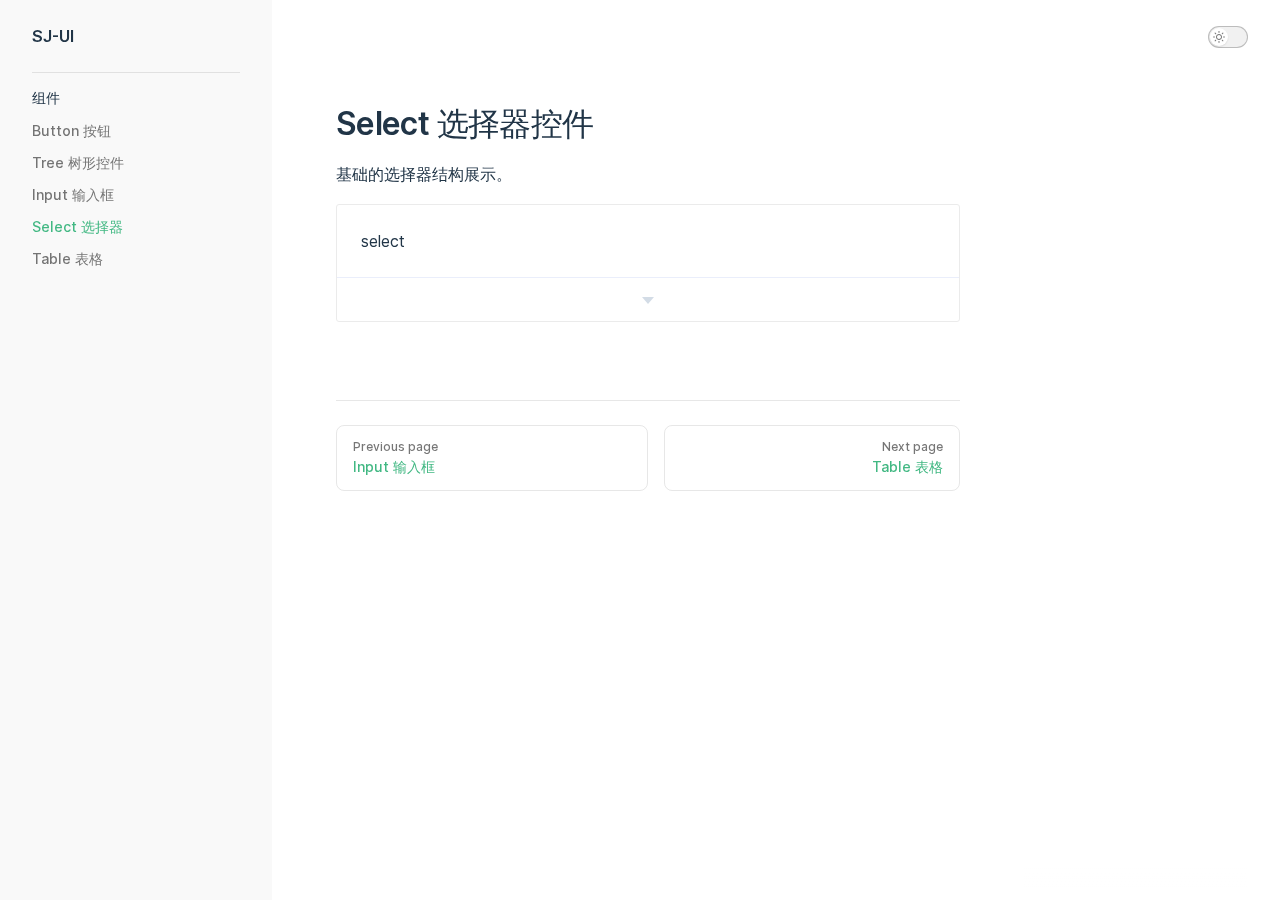
<file: components/select/index.html>
<!DOCTYPE html>
<html lang="en-US">
  <head>
    <meta charset="utf-8">
    <meta name="viewport" content="width=device-width,initial-scale=1">
    <title>Select 选择器控件 | SJ-UI</title>
    <meta name="description" content="A VitePress site">
    <link rel="stylesheet" href="/assets/style.6fe904e6.css">
    <link rel="modulepreload" href="/assets/app.f68ae0bf.js">
    <link rel="modulepreload" href="/assets/components_select_index.md.e7e8f53a.lean.js">
    
    <script>(()=>{const e=localStorage.getItem("vitepress-theme-appearance"),a=window.matchMedia("(prefers-color-scheme: dark)").matches;(!e||e==="auto"?a:e==="dark")&&document.documentElement.classList.add("dark")})();</script>
  </head>
  <body>
    <div id="app"><div class="Layout" data-v-6b5fd0a9><!--[--><!--]--><!--[--><span tabindex="-1" data-v-45f6ae50></span><a href="#VPContent" class="VPSkipLink visually-hidden" data-v-45f6ae50> Skip to content </a><!--]--><!----><header class="VPNav" data-v-6b5fd0a9 data-v-0e356168><div class="VPNavBar has-sidebar" data-v-0e356168 data-v-8856f192><div class="container" data-v-8856f192><div class="VPNavBarTitle has-sidebar" data-v-8856f192 data-v-6a6f7ff6><a class="title" href="/" data-v-6a6f7ff6><!----><!--[-->SJ-UI<!--]--></a></div><div class="content" data-v-8856f192><!----><!----><!----><div class="VPNavBarAppearance appearance" data-v-8856f192 data-v-311055f2><button class="VPSwitch VPSwitchAppearance" type="button" role="switch" aria-label="toggle dark mode" data-v-311055f2 data-v-781f9d1b data-v-1dda4c9c><span class="check" data-v-1dda4c9c><span class="icon" data-v-1dda4c9c><!--[--><svg xmlns="http://www.w3.org/2000/svg" aria-hidden="true" focusable="false" viewbox="0 0 24 24" class="sun" data-v-781f9d1b><path d="M12,18c-3.3,0-6-2.7-6-6s2.7-6,6-6s6,2.7,6,6S15.3,18,12,18zM12,8c-2.2,0-4,1.8-4,4c0,2.2,1.8,4,4,4c2.2,0,4-1.8,4-4C16,9.8,14.2,8,12,8z"></path><path d="M12,4c-0.6,0-1-0.4-1-1V1c0-0.6,0.4-1,1-1s1,0.4,1,1v2C13,3.6,12.6,4,12,4z"></path><path d="M12,24c-0.6,0-1-0.4-1-1v-2c0-0.6,0.4-1,1-1s1,0.4,1,1v2C13,23.6,12.6,24,12,24z"></path><path d="M5.6,6.6c-0.3,0-0.5-0.1-0.7-0.3L3.5,4.9c-0.4-0.4-0.4-1,0-1.4s1-0.4,1.4,0l1.4,1.4c0.4,0.4,0.4,1,0,1.4C6.2,6.5,5.9,6.6,5.6,6.6z"></path><path d="M19.8,20.8c-0.3,0-0.5-0.1-0.7-0.3l-1.4-1.4c-0.4-0.4-0.4-1,0-1.4s1-0.4,1.4,0l1.4,1.4c0.4,0.4,0.4,1,0,1.4C20.3,20.7,20,20.8,19.8,20.8z"></path><path d="M3,13H1c-0.6,0-1-0.4-1-1s0.4-1,1-1h2c0.6,0,1,0.4,1,1S3.6,13,3,13z"></path><path d="M23,13h-2c-0.6,0-1-0.4-1-1s0.4-1,1-1h2c0.6,0,1,0.4,1,1S23.6,13,23,13z"></path><path d="M4.2,20.8c-0.3,0-0.5-0.1-0.7-0.3c-0.4-0.4-0.4-1,0-1.4l1.4-1.4c0.4-0.4,1-0.4,1.4,0s0.4,1,0,1.4l-1.4,1.4C4.7,20.7,4.5,20.8,4.2,20.8z"></path><path d="M18.4,6.6c-0.3,0-0.5-0.1-0.7-0.3c-0.4-0.4-0.4-1,0-1.4l1.4-1.4c0.4-0.4,1-0.4,1.4,0s0.4,1,0,1.4l-1.4,1.4C18.9,6.5,18.6,6.6,18.4,6.6z"></path></svg><svg xmlns="http://www.w3.org/2000/svg" aria-hidden="true" focusable="false" viewbox="0 0 24 24" class="moon" data-v-781f9d1b><path d="M12.1,22c-0.3,0-0.6,0-0.9,0c-5.5-0.5-9.5-5.4-9-10.9c0.4-4.8,4.2-8.6,9-9c0.4,0,0.8,0.2,1,0.5c0.2,0.3,0.2,0.8-0.1,1.1c-2,2.7-1.4,6.4,1.3,8.4c2.1,1.6,5,1.6,7.1,0c0.3-0.2,0.7-0.3,1.1-0.1c0.3,0.2,0.5,0.6,0.5,1c-0.2,2.7-1.5,5.1-3.6,6.8C16.6,21.2,14.4,22,12.1,22zM9.3,4.4c-2.9,1-5,3.6-5.2,6.8c-0.4,4.4,2.8,8.3,7.2,8.7c2.1,0.2,4.2-0.4,5.8-1.8c1.1-0.9,1.9-2.1,2.4-3.4c-2.5,0.9-5.3,0.5-7.5-1.1C9.2,11.4,8.1,7.7,9.3,4.4z"></path></svg><!--]--></span></span></button></div><!----><div class="VPFlyout VPNavBarExtra extra" data-v-8856f192 data-v-0562f5c0 data-v-8dccea88><button type="button" class="button" aria-haspopup="true" aria-expanded="false" aria-label="extra navigation" data-v-8dccea88><svg xmlns="http://www.w3.org/2000/svg" aria-hidden="true" focusable="false" viewbox="0 0 24 24" class="icon" data-v-8dccea88><circle cx="12" cy="12" r="2"></circle><circle cx="19" cy="12" r="2"></circle><circle cx="5" cy="12" r="2"></circle></svg></button><div class="menu" data-v-8dccea88><div class="VPMenu" data-v-8dccea88 data-v-e73581a2><!----><!--[--><!--[--><!----><div class="group" data-v-0562f5c0><div class="item appearance" data-v-0562f5c0><p class="label" data-v-0562f5c0>Appearance</p><div class="appearance-action" data-v-0562f5c0><button class="VPSwitch VPSwitchAppearance" type="button" role="switch" aria-label="toggle dark mode" data-v-0562f5c0 data-v-781f9d1b data-v-1dda4c9c><span class="check" data-v-1dda4c9c><span class="icon" data-v-1dda4c9c><!--[--><svg xmlns="http://www.w3.org/2000/svg" aria-hidden="true" focusable="false" viewbox="0 0 24 24" class="sun" data-v-781f9d1b><path d="M12,18c-3.3,0-6-2.7-6-6s2.7-6,6-6s6,2.7,6,6S15.3,18,12,18zM12,8c-2.2,0-4,1.8-4,4c0,2.2,1.8,4,4,4c2.2,0,4-1.8,4-4C16,9.8,14.2,8,12,8z"></path><path d="M12,4c-0.6,0-1-0.4-1-1V1c0-0.6,0.4-1,1-1s1,0.4,1,1v2C13,3.6,12.6,4,12,4z"></path><path d="M12,24c-0.6,0-1-0.4-1-1v-2c0-0.6,0.4-1,1-1s1,0.4,1,1v2C13,23.6,12.6,24,12,24z"></path><path d="M5.6,6.6c-0.3,0-0.5-0.1-0.7-0.3L3.5,4.9c-0.4-0.4-0.4-1,0-1.4s1-0.4,1.4,0l1.4,1.4c0.4,0.4,0.4,1,0,1.4C6.2,6.5,5.9,6.6,5.6,6.6z"></path><path d="M19.8,20.8c-0.3,0-0.5-0.1-0.7-0.3l-1.4-1.4c-0.4-0.4-0.4-1,0-1.4s1-0.4,1.4,0l1.4,1.4c0.4,0.4,0.4,1,0,1.4C20.3,20.7,20,20.8,19.8,20.8z"></path><path d="M3,13H1c-0.6,0-1-0.4-1-1s0.4-1,1-1h2c0.6,0,1,0.4,1,1S3.6,13,3,13z"></path><path d="M23,13h-2c-0.6,0-1-0.4-1-1s0.4-1,1-1h2c0.6,0,1,0.4,1,1S23.6,13,23,13z"></path><path d="M4.2,20.8c-0.3,0-0.5-0.1-0.7-0.3c-0.4-0.4-0.4-1,0-1.4l1.4-1.4c0.4-0.4,1-0.4,1.4,0s0.4,1,0,1.4l-1.4,1.4C4.7,20.7,4.5,20.8,4.2,20.8z"></path><path d="M18.4,6.6c-0.3,0-0.5-0.1-0.7-0.3c-0.4-0.4-0.4-1,0-1.4l1.4-1.4c0.4-0.4,1-0.4,1.4,0s0.4,1,0,1.4l-1.4,1.4C18.9,6.5,18.6,6.6,18.4,6.6z"></path></svg><svg xmlns="http://www.w3.org/2000/svg" aria-hidden="true" focusable="false" viewbox="0 0 24 24" class="moon" data-v-781f9d1b><path d="M12.1,22c-0.3,0-0.6,0-0.9,0c-5.5-0.5-9.5-5.4-9-10.9c0.4-4.8,4.2-8.6,9-9c0.4,0,0.8,0.2,1,0.5c0.2,0.3,0.2,0.8-0.1,1.1c-2,2.7-1.4,6.4,1.3,8.4c2.1,1.6,5,1.6,7.1,0c0.3-0.2,0.7-0.3,1.1-0.1c0.3,0.2,0.5,0.6,0.5,1c-0.2,2.7-1.5,5.1-3.6,6.8C16.6,21.2,14.4,22,12.1,22zM9.3,4.4c-2.9,1-5,3.6-5.2,6.8c-0.4,4.4,2.8,8.3,7.2,8.7c2.1,0.2,4.2-0.4,5.8-1.8c1.1-0.9,1.9-2.1,2.4-3.4c-2.5,0.9-5.3,0.5-7.5-1.1C9.2,11.4,8.1,7.7,9.3,4.4z"></path></svg><!--]--></span></span></button></div></div></div><!----><!--]--><!--]--></div></div></div><button type="button" class="VPNavBarHamburger hamburger" aria-label="mobile navigation" aria-expanded="false" aria-controls="VPNavScreen" data-v-8856f192 data-v-6f008456><span class="container" data-v-6f008456><span class="top" data-v-6f008456></span><span class="middle" data-v-6f008456></span><span class="bottom" data-v-6f008456></span></span></button></div></div></div><!----></header><div class="VPLocalNav" data-v-6b5fd0a9 data-v-92b0f14a><button class="menu" aria-expanded="false" aria-controls="VPSidebarNav" data-v-92b0f14a><svg xmlns="http://www.w3.org/2000/svg" aria-hidden="true" focusable="false" viewbox="0 0 24 24" class="menu-icon" data-v-92b0f14a><path d="M17,11H3c-0.6,0-1-0.4-1-1s0.4-1,1-1h14c0.6,0,1,0.4,1,1S17.6,11,17,11z"></path><path d="M21,7H3C2.4,7,2,6.6,2,6s0.4-1,1-1h18c0.6,0,1,0.4,1,1S21.6,7,21,7z"></path><path d="M21,15H3c-0.6,0-1-0.4-1-1s0.4-1,1-1h18c0.6,0,1,0.4,1,1S21.6,15,21,15z"></path><path d="M17,19H3c-0.6,0-1-0.4-1-1s0.4-1,1-1h14c0.6,0,1,0.4,1,1S17.6,19,17,19z"></path></svg><span class="menu-text" data-v-92b0f14a>Menu</span></button><a class="top-link" href="#" data-v-92b0f14a> Return to top </a></div><aside class="VPSidebar" data-v-6b5fd0a9 data-v-55e4c7db><nav class="nav" id="VPSidebarNav" aria-labelledby="sidebar-aria-label" tabindex="-1" data-v-55e4c7db><span class="visually-hidden" id="sidebar-aria-label" data-v-55e4c7db> Sidebar Navigation </span><!--[--><div class="group" data-v-55e4c7db><section class="VPSidebarGroup" data-v-55e4c7db data-v-1f69a7ed><div class="title" data-v-1f69a7ed><h2 class="title-text" data-v-1f69a7ed>组件</h2><div class="action" data-v-1f69a7ed><svg xmlns="http://www.w3.org/2000/svg" xmlns:xlink="http://www.w3.org/1999/xlink" viewbox="0 0 24 24" class="icon minus" data-v-1f69a7ed><path d="M19,2H5C3.3,2,2,3.3,2,5v14c0,1.7,1.3,3,3,3h14c1.7,0,3-1.3,3-3V5C22,3.3,20.7,2,19,2zM20,19c0,0.6-0.4,1-1,1H5c-0.6,0-1-0.4-1-1V5c0-0.6,0.4-1,1-1h14c0.6,0,1,0.4,1,1V19z"></path><path d="M16,11H8c-0.6,0-1,0.4-1,1s0.4,1,1,1h8c0.6,0,1-0.4,1-1S16.6,11,16,11z"></path></svg><svg version="1.1" xmlns="http://www.w3.org/2000/svg" viewbox="0 0 24 24" class="icon plus" data-v-1f69a7ed><path d="M19,2H5C3.3,2,2,3.3,2,5v14c0,1.7,1.3,3,3,3h14c1.7,0,3-1.3,3-3V5C22,3.3,20.7,2,19,2z M20,19c0,0.6-0.4,1-1,1H5c-0.6,0-1-0.4-1-1V5c0-0.6,0.4-1,1-1h14c0.6,0,1,0.4,1,1V19z"></path><path d="M16,11h-3V8c0-0.6-0.4-1-1-1s-1,0.4-1,1v3H8c-0.6,0-1,0.4-1,1s0.4,1,1,1h3v3c0,0.6,0.4,1,1,1s1-0.4,1-1v-3h3c0.6,0,1-0.4,1-1S16.6,11,16,11z"></path></svg></div></div><div class="items" data-v-1f69a7ed><!--[--><a class="VPLink link" href="/components/button/" data-v-1f69a7ed data-v-f53f775e data-v-5704c677><!--[--><span class="link-text" data-v-f53f775e>Button 按钮</span><!--]--><!----></a><a class="VPLink link" href="/components/tree/" data-v-1f69a7ed data-v-f53f775e data-v-5704c677><!--[--><span class="link-text" data-v-f53f775e>Tree 树形控件</span><!--]--><!----></a><a class="VPLink link" href="/components/input/" data-v-1f69a7ed data-v-f53f775e data-v-5704c677><!--[--><span class="link-text" data-v-f53f775e>Input 输入框</span><!--]--><!----></a><a class="VPLink link active" href="/components/select/" data-v-1f69a7ed data-v-f53f775e data-v-5704c677><!--[--><span class="link-text" data-v-f53f775e>Select 选择器</span><!--]--><!----></a><a class="VPLink link" href="/components/table/" data-v-1f69a7ed data-v-f53f775e data-v-5704c677><!--[--><span class="link-text" data-v-f53f775e>Table 表格</span><!--]--><!----></a><!--]--></div></section></div><!--]--></nav></aside><div class="VPContent has-sidebar" id="VPContent" data-v-6b5fd0a9 data-v-a4c57a06><div class="VPDoc has-sidebar" data-v-a4c57a06 data-v-79ca2460><div class="container" data-v-79ca2460><div class="aside" data-v-79ca2460><div class="aside-curtain" data-v-79ca2460></div><div class="aside-container" data-v-79ca2460><div class="aside-content" data-v-79ca2460><div class="VPDocAside" data-v-79ca2460 data-v-779d834d><!--[--><!--]--><!--[--><!--]--><!----><!--[--><!--]--><div class="spacer" data-v-779d834d></div><!--[--><!--]--><!----><!--[--><!--]--><!--[--><!--]--></div></div></div></div><div class="content" data-v-79ca2460><div class="content-container" data-v-79ca2460><!--[--><!--]--><main class="main" data-v-79ca2460><div style="position:relative;" class="vp-doc _components_select_index" data-v-79ca2460><div><h1 id="select-选择器控件" tabindex="-1">Select 选择器控件 <a class="header-anchor" href="#select-选择器控件" aria-hidden="true">#</a></h1><p>基础的选择器结构展示。</p><div class="demo-block demo-index" data-v-176498b8><div class="source" data-v-176498b8><!--[--><div><div class="demo-button"><div class="s-select" modelvalue>select</div></div></div><!--]--></div><div class="meta" data-v-176498b8><!----><div class="highlight" data-v-176498b8><!--[--><div class="language-vue"><pre><code><span class="token tag"><span class="token tag"><span class="token punctuation">&lt;</span>template</span><span class="token punctuation">&gt;</span></span>
  <span class="token tag"><span class="token tag"><span class="token punctuation">&lt;</span>div</span> <span class="token attr-name">class</span><span class="token attr-value"><span class="token punctuation attr-equals">=</span><span class="token punctuation">&quot;</span>demo-button<span class="token punctuation">&quot;</span></span><span class="token punctuation">&gt;</span></span>
   <span class="token tag"><span class="token tag"><span class="token punctuation">&lt;</span>MSelect</span> <span class="token attr-name">v-model</span><span class="token attr-value"><span class="token punctuation attr-equals">=</span><span class="token punctuation">&quot;</span>value<span class="token punctuation">&quot;</span></span><span class="token punctuation">&gt;</span></span>
    <span class="token tag"><span class="token tag"><span class="token punctuation">&lt;</span>MOption</span>
      <span class="token attr-name">v-for</span><span class="token attr-value"><span class="token punctuation attr-equals">=</span><span class="token punctuation">&quot;</span>item in options<span class="token punctuation">&quot;</span></span>
      <span class="token attr-name">:key</span><span class="token attr-value"><span class="token punctuation attr-equals">=</span><span class="token punctuation">&quot;</span>item.value<span class="token punctuation">&quot;</span></span>
      <span class="token attr-name">:label</span><span class="token attr-value"><span class="token punctuation attr-equals">=</span><span class="token punctuation">&quot;</span>item.label<span class="token punctuation">&quot;</span></span>
      <span class="token attr-name">:value</span><span class="token attr-value"><span class="token punctuation attr-equals">=</span><span class="token punctuation">&quot;</span>item.value<span class="token punctuation">&quot;</span></span><span class="token punctuation">&gt;</span></span>
    <span class="token tag"><span class="token tag"><span class="token punctuation">&lt;/</span>MOption</span><span class="token punctuation">&gt;</span></span>
   <span class="token tag"><span class="token tag"><span class="token punctuation">&lt;/</span>MSelect</span><span class="token punctuation">&gt;</span></span>
  <span class="token tag"><span class="token tag"><span class="token punctuation">&lt;/</span>div</span><span class="token punctuation">&gt;</span></span>
<span class="token tag"><span class="token tag"><span class="token punctuation">&lt;/</span>template</span><span class="token punctuation">&gt;</span></span>
<span class="token tag"><span class="token tag"><span class="token punctuation">&lt;</span>script</span> <span class="token attr-name">setup</span><span class="token punctuation">&gt;</span></span><span class="token script"><span class="token language-javascript">
  <span class="token keyword">import</span> <span class="token punctuation">{</span> ref <span class="token punctuation">}</span> <span class="token keyword">from</span> <span class="token string">&#39;vue&#39;</span>
  <span class="token keyword">const</span> value <span class="token operator">=</span> <span class="token function">ref</span><span class="token punctuation">(</span><span class="token string">&#39;&#39;</span><span class="token punctuation">)</span>
  <span class="token keyword">const</span> options <span class="token operator">=</span> <span class="token punctuation">[</span><span class="token punctuation">{</span>
    <span class="token literal-property property">value</span><span class="token operator">:</span> <span class="token string">&#39;选项1&#39;</span><span class="token punctuation">,</span>
    <span class="token literal-property property">label</span><span class="token operator">:</span> <span class="token string">&#39;黄金糕&#39;</span>
  <span class="token punctuation">}</span><span class="token punctuation">,</span> <span class="token punctuation">{</span>
    <span class="token literal-property property">value</span><span class="token operator">:</span> <span class="token string">&#39;选项2&#39;</span><span class="token punctuation">,</span>
    <span class="token literal-property property">label</span><span class="token operator">:</span> <span class="token string">&#39;双皮奶&#39;</span>
  <span class="token punctuation">}</span><span class="token punctuation">,</span> <span class="token punctuation">{</span>
    <span class="token literal-property property">value</span><span class="token operator">:</span> <span class="token string">&#39;选项3&#39;</span><span class="token punctuation">,</span>
    <span class="token literal-property property">label</span><span class="token operator">:</span> <span class="token string">&#39;蚵仔煎&#39;</span>
  <span class="token punctuation">}</span><span class="token punctuation">]</span>
</span></span><span class="token tag"><span class="token tag"><span class="token punctuation">&lt;/</span>script</span><span class="token punctuation">&gt;</span></span>
</code></pre></div><!--]--></div></div><div class="demo-block-control" data-v-176498b8><i class="control-icon icon-caret-down" data-v-176498b8></i><span style="display:none;" class="control-text" data-v-176498b8>显示代码</span><div class="control-button-wrap" data-v-176498b8><span style="display:none;" class="control-button copy-button" data-v-176498b8>复制代码片段</span></div></div></div></div></div></main><footer class="VPDocFooter" data-v-79ca2460 data-v-04568844><div class="edit-info" data-v-04568844><!----><!----></div><div class="prev-next" data-v-04568844><div class="pager" data-v-04568844><a class="pager-link prev" href="/components/input/" data-v-04568844><span class="desc" data-v-04568844>Previous page</span><span class="title" data-v-04568844>Input 输入框</span></a></div><div class="has-prev pager" data-v-04568844><a class="pager-link next" href="/components/table/" data-v-04568844><span class="desc" data-v-04568844>Next page</span><span class="title" data-v-04568844>Table 表格</span></a></div></div></footer><!--[--><!--]--></div></div></div></div></div><!----><!--[--><!--]--></div></div>
    <script>__VP_HASH_MAP__ = JSON.parse("{\"components_button_index.md\":\"4b021b62\",\"components_input_index.md\":\"8c54c26a\",\"components_select_index.md\":\"e7e8f53a\",\"components_table_index.md\":\"67e14def\",\"components_tree_index.md\":\"12a2c328\",\"index.md\":\"0ae6893b\"}")</script>
    <script type="module" async src="/assets/app.f68ae0bf.js"></script>
    
  </body>
</html>
</file>
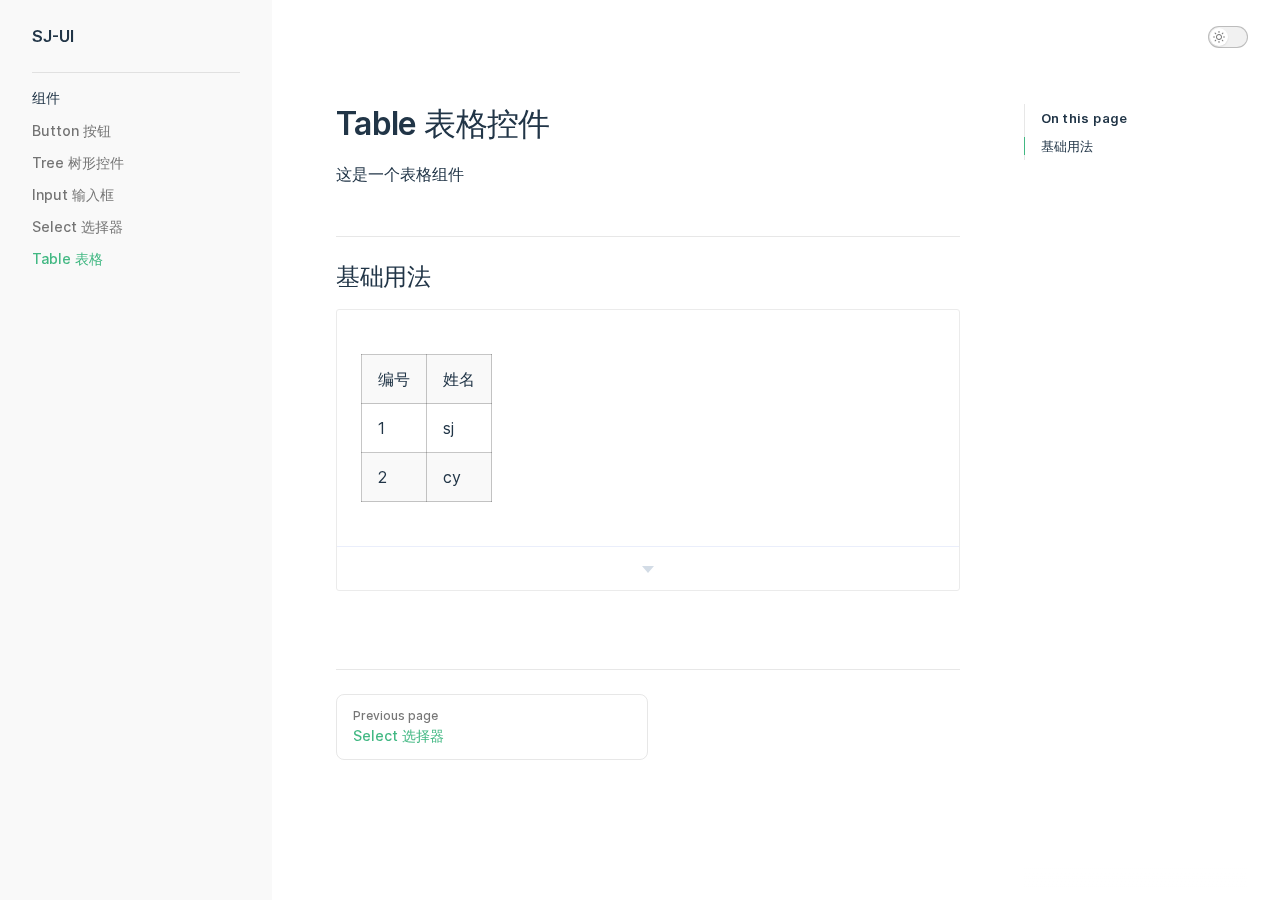
<file: components/table/index.html>
<!DOCTYPE html>
<html lang="en-US">
  <head>
    <meta charset="utf-8">
    <meta name="viewport" content="width=device-width,initial-scale=1">
    <title>Table 表格控件 | SJ-UI</title>
    <meta name="description" content="A VitePress site">
    <link rel="stylesheet" href="/assets/style.6fe904e6.css">
    <link rel="modulepreload" href="/assets/app.f68ae0bf.js">
    <link rel="modulepreload" href="/assets/components_table_index.md.67e14def.lean.js">
    
    <script>(()=>{const e=localStorage.getItem("vitepress-theme-appearance"),a=window.matchMedia("(prefers-color-scheme: dark)").matches;(!e||e==="auto"?a:e==="dark")&&document.documentElement.classList.add("dark")})();</script>
  </head>
  <body>
    <div id="app"><div class="Layout" data-v-6b5fd0a9><!--[--><!--]--><!--[--><span tabindex="-1" data-v-45f6ae50></span><a href="#VPContent" class="VPSkipLink visually-hidden" data-v-45f6ae50> Skip to content </a><!--]--><!----><header class="VPNav" data-v-6b5fd0a9 data-v-0e356168><div class="VPNavBar has-sidebar" data-v-0e356168 data-v-8856f192><div class="container" data-v-8856f192><div class="VPNavBarTitle has-sidebar" data-v-8856f192 data-v-6a6f7ff6><a class="title" href="/" data-v-6a6f7ff6><!----><!--[-->SJ-UI<!--]--></a></div><div class="content" data-v-8856f192><!----><!----><!----><div class="VPNavBarAppearance appearance" data-v-8856f192 data-v-311055f2><button class="VPSwitch VPSwitchAppearance" type="button" role="switch" aria-label="toggle dark mode" data-v-311055f2 data-v-781f9d1b data-v-1dda4c9c><span class="check" data-v-1dda4c9c><span class="icon" data-v-1dda4c9c><!--[--><svg xmlns="http://www.w3.org/2000/svg" aria-hidden="true" focusable="false" viewbox="0 0 24 24" class="sun" data-v-781f9d1b><path d="M12,18c-3.3,0-6-2.7-6-6s2.7-6,6-6s6,2.7,6,6S15.3,18,12,18zM12,8c-2.2,0-4,1.8-4,4c0,2.2,1.8,4,4,4c2.2,0,4-1.8,4-4C16,9.8,14.2,8,12,8z"></path><path d="M12,4c-0.6,0-1-0.4-1-1V1c0-0.6,0.4-1,1-1s1,0.4,1,1v2C13,3.6,12.6,4,12,4z"></path><path d="M12,24c-0.6,0-1-0.4-1-1v-2c0-0.6,0.4-1,1-1s1,0.4,1,1v2C13,23.6,12.6,24,12,24z"></path><path d="M5.6,6.6c-0.3,0-0.5-0.1-0.7-0.3L3.5,4.9c-0.4-0.4-0.4-1,0-1.4s1-0.4,1.4,0l1.4,1.4c0.4,0.4,0.4,1,0,1.4C6.2,6.5,5.9,6.6,5.6,6.6z"></path><path d="M19.8,20.8c-0.3,0-0.5-0.1-0.7-0.3l-1.4-1.4c-0.4-0.4-0.4-1,0-1.4s1-0.4,1.4,0l1.4,1.4c0.4,0.4,0.4,1,0,1.4C20.3,20.7,20,20.8,19.8,20.8z"></path><path d="M3,13H1c-0.6,0-1-0.4-1-1s0.4-1,1-1h2c0.6,0,1,0.4,1,1S3.6,13,3,13z"></path><path d="M23,13h-2c-0.6,0-1-0.4-1-1s0.4-1,1-1h2c0.6,0,1,0.4,1,1S23.6,13,23,13z"></path><path d="M4.2,20.8c-0.3,0-0.5-0.1-0.7-0.3c-0.4-0.4-0.4-1,0-1.4l1.4-1.4c0.4-0.4,1-0.4,1.4,0s0.4,1,0,1.4l-1.4,1.4C4.7,20.7,4.5,20.8,4.2,20.8z"></path><path d="M18.4,6.6c-0.3,0-0.5-0.1-0.7-0.3c-0.4-0.4-0.4-1,0-1.4l1.4-1.4c0.4-0.4,1-0.4,1.4,0s0.4,1,0,1.4l-1.4,1.4C18.9,6.5,18.6,6.6,18.4,6.6z"></path></svg><svg xmlns="http://www.w3.org/2000/svg" aria-hidden="true" focusable="false" viewbox="0 0 24 24" class="moon" data-v-781f9d1b><path d="M12.1,22c-0.3,0-0.6,0-0.9,0c-5.5-0.5-9.5-5.4-9-10.9c0.4-4.8,4.2-8.6,9-9c0.4,0,0.8,0.2,1,0.5c0.2,0.3,0.2,0.8-0.1,1.1c-2,2.7-1.4,6.4,1.3,8.4c2.1,1.6,5,1.6,7.1,0c0.3-0.2,0.7-0.3,1.1-0.1c0.3,0.2,0.5,0.6,0.5,1c-0.2,2.7-1.5,5.1-3.6,6.8C16.6,21.2,14.4,22,12.1,22zM9.3,4.4c-2.9,1-5,3.6-5.2,6.8c-0.4,4.4,2.8,8.3,7.2,8.7c2.1,0.2,4.2-0.4,5.8-1.8c1.1-0.9,1.9-2.1,2.4-3.4c-2.5,0.9-5.3,0.5-7.5-1.1C9.2,11.4,8.1,7.7,9.3,4.4z"></path></svg><!--]--></span></span></button></div><!----><div class="VPFlyout VPNavBarExtra extra" data-v-8856f192 data-v-0562f5c0 data-v-8dccea88><button type="button" class="button" aria-haspopup="true" aria-expanded="false" aria-label="extra navigation" data-v-8dccea88><svg xmlns="http://www.w3.org/2000/svg" aria-hidden="true" focusable="false" viewbox="0 0 24 24" class="icon" data-v-8dccea88><circle cx="12" cy="12" r="2"></circle><circle cx="19" cy="12" r="2"></circle><circle cx="5" cy="12" r="2"></circle></svg></button><div class="menu" data-v-8dccea88><div class="VPMenu" data-v-8dccea88 data-v-e73581a2><!----><!--[--><!--[--><!----><div class="group" data-v-0562f5c0><div class="item appearance" data-v-0562f5c0><p class="label" data-v-0562f5c0>Appearance</p><div class="appearance-action" data-v-0562f5c0><button class="VPSwitch VPSwitchAppearance" type="button" role="switch" aria-label="toggle dark mode" data-v-0562f5c0 data-v-781f9d1b data-v-1dda4c9c><span class="check" data-v-1dda4c9c><span class="icon" data-v-1dda4c9c><!--[--><svg xmlns="http://www.w3.org/2000/svg" aria-hidden="true" focusable="false" viewbox="0 0 24 24" class="sun" data-v-781f9d1b><path d="M12,18c-3.3,0-6-2.7-6-6s2.7-6,6-6s6,2.7,6,6S15.3,18,12,18zM12,8c-2.2,0-4,1.8-4,4c0,2.2,1.8,4,4,4c2.2,0,4-1.8,4-4C16,9.8,14.2,8,12,8z"></path><path d="M12,4c-0.6,0-1-0.4-1-1V1c0-0.6,0.4-1,1-1s1,0.4,1,1v2C13,3.6,12.6,4,12,4z"></path><path d="M12,24c-0.6,0-1-0.4-1-1v-2c0-0.6,0.4-1,1-1s1,0.4,1,1v2C13,23.6,12.6,24,12,24z"></path><path d="M5.6,6.6c-0.3,0-0.5-0.1-0.7-0.3L3.5,4.9c-0.4-0.4-0.4-1,0-1.4s1-0.4,1.4,0l1.4,1.4c0.4,0.4,0.4,1,0,1.4C6.2,6.5,5.9,6.6,5.6,6.6z"></path><path d="M19.8,20.8c-0.3,0-0.5-0.1-0.7-0.3l-1.4-1.4c-0.4-0.4-0.4-1,0-1.4s1-0.4,1.4,0l1.4,1.4c0.4,0.4,0.4,1,0,1.4C20.3,20.7,20,20.8,19.8,20.8z"></path><path d="M3,13H1c-0.6,0-1-0.4-1-1s0.4-1,1-1h2c0.6,0,1,0.4,1,1S3.6,13,3,13z"></path><path d="M23,13h-2c-0.6,0-1-0.4-1-1s0.4-1,1-1h2c0.6,0,1,0.4,1,1S23.6,13,23,13z"></path><path d="M4.2,20.8c-0.3,0-0.5-0.1-0.7-0.3c-0.4-0.4-0.4-1,0-1.4l1.4-1.4c0.4-0.4,1-0.4,1.4,0s0.4,1,0,1.4l-1.4,1.4C4.7,20.7,4.5,20.8,4.2,20.8z"></path><path d="M18.4,6.6c-0.3,0-0.5-0.1-0.7-0.3c-0.4-0.4-0.4-1,0-1.4l1.4-1.4c0.4-0.4,1-0.4,1.4,0s0.4,1,0,1.4l-1.4,1.4C18.9,6.5,18.6,6.6,18.4,6.6z"></path></svg><svg xmlns="http://www.w3.org/2000/svg" aria-hidden="true" focusable="false" viewbox="0 0 24 24" class="moon" data-v-781f9d1b><path d="M12.1,22c-0.3,0-0.6,0-0.9,0c-5.5-0.5-9.5-5.4-9-10.9c0.4-4.8,4.2-8.6,9-9c0.4,0,0.8,0.2,1,0.5c0.2,0.3,0.2,0.8-0.1,1.1c-2,2.7-1.4,6.4,1.3,8.4c2.1,1.6,5,1.6,7.1,0c0.3-0.2,0.7-0.3,1.1-0.1c0.3,0.2,0.5,0.6,0.5,1c-0.2,2.7-1.5,5.1-3.6,6.8C16.6,21.2,14.4,22,12.1,22zM9.3,4.4c-2.9,1-5,3.6-5.2,6.8c-0.4,4.4,2.8,8.3,7.2,8.7c2.1,0.2,4.2-0.4,5.8-1.8c1.1-0.9,1.9-2.1,2.4-3.4c-2.5,0.9-5.3,0.5-7.5-1.1C9.2,11.4,8.1,7.7,9.3,4.4z"></path></svg><!--]--></span></span></button></div></div></div><!----><!--]--><!--]--></div></div></div><button type="button" class="VPNavBarHamburger hamburger" aria-label="mobile navigation" aria-expanded="false" aria-controls="VPNavScreen" data-v-8856f192 data-v-6f008456><span class="container" data-v-6f008456><span class="top" data-v-6f008456></span><span class="middle" data-v-6f008456></span><span class="bottom" data-v-6f008456></span></span></button></div></div></div><!----></header><div class="VPLocalNav" data-v-6b5fd0a9 data-v-92b0f14a><button class="menu" aria-expanded="false" aria-controls="VPSidebarNav" data-v-92b0f14a><svg xmlns="http://www.w3.org/2000/svg" aria-hidden="true" focusable="false" viewbox="0 0 24 24" class="menu-icon" data-v-92b0f14a><path d="M17,11H3c-0.6,0-1-0.4-1-1s0.4-1,1-1h14c0.6,0,1,0.4,1,1S17.6,11,17,11z"></path><path d="M21,7H3C2.4,7,2,6.6,2,6s0.4-1,1-1h18c0.6,0,1,0.4,1,1S21.6,7,21,7z"></path><path d="M21,15H3c-0.6,0-1-0.4-1-1s0.4-1,1-1h18c0.6,0,1,0.4,1,1S21.6,15,21,15z"></path><path d="M17,19H3c-0.6,0-1-0.4-1-1s0.4-1,1-1h14c0.6,0,1,0.4,1,1S17.6,19,17,19z"></path></svg><span class="menu-text" data-v-92b0f14a>Menu</span></button><a class="top-link" href="#" data-v-92b0f14a> Return to top </a></div><aside class="VPSidebar" data-v-6b5fd0a9 data-v-55e4c7db><nav class="nav" id="VPSidebarNav" aria-labelledby="sidebar-aria-label" tabindex="-1" data-v-55e4c7db><span class="visually-hidden" id="sidebar-aria-label" data-v-55e4c7db> Sidebar Navigation </span><!--[--><div class="group" data-v-55e4c7db><section class="VPSidebarGroup" data-v-55e4c7db data-v-1f69a7ed><div class="title" data-v-1f69a7ed><h2 class="title-text" data-v-1f69a7ed>组件</h2><div class="action" data-v-1f69a7ed><svg xmlns="http://www.w3.org/2000/svg" xmlns:xlink="http://www.w3.org/1999/xlink" viewbox="0 0 24 24" class="icon minus" data-v-1f69a7ed><path d="M19,2H5C3.3,2,2,3.3,2,5v14c0,1.7,1.3,3,3,3h14c1.7,0,3-1.3,3-3V5C22,3.3,20.7,2,19,2zM20,19c0,0.6-0.4,1-1,1H5c-0.6,0-1-0.4-1-1V5c0-0.6,0.4-1,1-1h14c0.6,0,1,0.4,1,1V19z"></path><path d="M16,11H8c-0.6,0-1,0.4-1,1s0.4,1,1,1h8c0.6,0,1-0.4,1-1S16.6,11,16,11z"></path></svg><svg version="1.1" xmlns="http://www.w3.org/2000/svg" viewbox="0 0 24 24" class="icon plus" data-v-1f69a7ed><path d="M19,2H5C3.3,2,2,3.3,2,5v14c0,1.7,1.3,3,3,3h14c1.7,0,3-1.3,3-3V5C22,3.3,20.7,2,19,2z M20,19c0,0.6-0.4,1-1,1H5c-0.6,0-1-0.4-1-1V5c0-0.6,0.4-1,1-1h14c0.6,0,1,0.4,1,1V19z"></path><path d="M16,11h-3V8c0-0.6-0.4-1-1-1s-1,0.4-1,1v3H8c-0.6,0-1,0.4-1,1s0.4,1,1,1h3v3c0,0.6,0.4,1,1,1s1-0.4,1-1v-3h3c0.6,0,1-0.4,1-1S16.6,11,16,11z"></path></svg></div></div><div class="items" data-v-1f69a7ed><!--[--><a class="VPLink link" href="/components/button/" data-v-1f69a7ed data-v-f53f775e data-v-5704c677><!--[--><span class="link-text" data-v-f53f775e>Button 按钮</span><!--]--><!----></a><a class="VPLink link" href="/components/tree/" data-v-1f69a7ed data-v-f53f775e data-v-5704c677><!--[--><span class="link-text" data-v-f53f775e>Tree 树形控件</span><!--]--><!----></a><a class="VPLink link" href="/components/input/" data-v-1f69a7ed data-v-f53f775e data-v-5704c677><!--[--><span class="link-text" data-v-f53f775e>Input 输入框</span><!--]--><!----></a><a class="VPLink link" href="/components/select/" data-v-1f69a7ed data-v-f53f775e data-v-5704c677><!--[--><span class="link-text" data-v-f53f775e>Select 选择器</span><!--]--><!----></a><a class="VPLink link active" href="/components/table/" data-v-1f69a7ed data-v-f53f775e data-v-5704c677><!--[--><span class="link-text" data-v-f53f775e>Table 表格</span><!--]--><!----></a><!--]--></div></section></div><!--]--></nav></aside><div class="VPContent has-sidebar" id="VPContent" data-v-6b5fd0a9 data-v-a4c57a06><div class="VPDoc has-sidebar" data-v-a4c57a06 data-v-79ca2460><div class="container" data-v-79ca2460><div class="aside" data-v-79ca2460><div class="aside-curtain" data-v-79ca2460></div><div class="aside-container" data-v-79ca2460><div class="aside-content" data-v-79ca2460><div class="VPDocAside" data-v-79ca2460 data-v-779d834d><!--[--><!--]--><!--[--><!--]--><div class="VPDocAsideOutline has-outline" data-v-779d834d data-v-51e5a8ce><div class="content" data-v-51e5a8ce><div class="outline-marker" data-v-51e5a8ce></div><div class="outline-title" data-v-51e5a8ce>On this page</div><nav aria-labelledby="doc-outline-aria-label" data-v-51e5a8ce><span class="visually-hidden" id="doc-outline-aria-label" data-v-51e5a8ce> Table of Contents for current page </span><ul class="root" data-v-51e5a8ce><!--[--><li style="" data-v-51e5a8ce><a class="outline-link" href="#基础用法" data-v-51e5a8ce>基础用法</a><!----></li><!--]--></ul></nav></div></div><!--[--><!--]--><div class="spacer" data-v-779d834d></div><!--[--><!--]--><!----><!--[--><!--]--><!--[--><!--]--></div></div></div></div><div class="content" data-v-79ca2460><div class="content-container" data-v-79ca2460><!--[--><!--]--><main class="main" data-v-79ca2460><div style="position:relative;" class="vp-doc _components_table_index" data-v-79ca2460><div><h1 id="table-表格控件" tabindex="-1">Table 表格控件 <a class="header-anchor" href="#table-表格控件" aria-hidden="true">#</a></h1><p>这是一个表格组件</p><h2 id="基础用法" tabindex="-1">基础用法 <a class="header-anchor" href="#基础用法" aria-hidden="true">#</a></h2><div class="demo-block demo-index" data-v-176498b8><div class="source" data-v-176498b8><!--[--><div><div class="demo-table"><div class="s-table"><table><thead><tr><!--[--><th>编号</th><th>姓名</th><!--]--></tr></thead><tbody><!--[--><tr><!--[--><td>1</td><td>sj</td><!--]--></tr><tr><!--[--><td>2</td><td>cy</td><!--]--></tr><!--]--></tbody></table></div></div></div><!--]--></div><div class="meta" data-v-176498b8><!----><div class="highlight" data-v-176498b8><!--[--><div class="language-vue"><pre><code><span class="token tag"><span class="token tag"><span class="token punctuation">&lt;</span>template</span><span class="token punctuation">&gt;</span></span>
  <span class="token tag"><span class="token tag"><span class="token punctuation">&lt;</span>div</span> <span class="token attr-name">class</span><span class="token attr-value"><span class="token punctuation attr-equals">=</span><span class="token punctuation">&quot;</span>demo-table<span class="token punctuation">&quot;</span></span><span class="token punctuation">&gt;</span></span>
   <span class="token tag"><span class="token tag"><span class="token punctuation">&lt;</span>MTable</span> <span class="token attr-name">:data</span><span class="token attr-value"><span class="token punctuation attr-equals">=</span><span class="token punctuation">&quot;</span>tableData<span class="token punctuation">&quot;</span></span> <span class="token attr-name">:columns</span><span class="token attr-value"><span class="token punctuation attr-equals">=</span><span class="token punctuation">&quot;</span>columns<span class="token punctuation">&quot;</span></span><span class="token punctuation">&gt;</span></span><span class="token tag"><span class="token tag"><span class="token punctuation">&lt;/</span>MTable</span><span class="token punctuation">&gt;</span></span>
  <span class="token tag"><span class="token tag"><span class="token punctuation">&lt;/</span>div</span><span class="token punctuation">&gt;</span></span>
<span class="token tag"><span class="token tag"><span class="token punctuation">&lt;/</span>template</span><span class="token punctuation">&gt;</span></span>
<span class="token tag"><span class="token tag"><span class="token punctuation">&lt;</span>script</span> <span class="token attr-name">setup</span><span class="token punctuation">&gt;</span></span><span class="token script"><span class="token language-javascript">
  <span class="token keyword">import</span> <span class="token punctuation">{</span> ref <span class="token punctuation">}</span> <span class="token keyword">from</span> <span class="token string">&#39;vue&#39;</span>
  <span class="token keyword">const</span> columns <span class="token operator">=</span> <span class="token punctuation">[</span>
    <span class="token punctuation">{</span><span class="token literal-property property">label</span><span class="token operator">:</span> <span class="token string">&#39;编号&#39;</span><span class="token punctuation">,</span> <span class="token literal-property property">prop</span><span class="token operator">:</span> <span class="token string">&#39;id&#39;</span><span class="token punctuation">,</span> <span class="token literal-property property">width</span><span class="token operator">:</span> <span class="token string">&#39;180px&#39;</span><span class="token punctuation">}</span><span class="token punctuation">,</span>
    <span class="token punctuation">{</span><span class="token literal-property property">label</span><span class="token operator">:</span> <span class="token string">&#39;姓名&#39;</span><span class="token punctuation">,</span> <span class="token literal-property property">prop</span><span class="token operator">:</span> <span class="token string">&#39;name&#39;</span><span class="token punctuation">,</span> <span class="token literal-property property">width</span><span class="token operator">:</span> <span class="token string">&#39;180px&#39;</span><span class="token punctuation">}</span>
  <span class="token punctuation">]</span>
  <span class="token keyword">const</span> tableData <span class="token operator">=</span> <span class="token function">ref</span><span class="token punctuation">(</span><span class="token punctuation">[</span>
    <span class="token punctuation">{</span><span class="token literal-property property">id</span><span class="token operator">:</span> <span class="token string">&#39;1&#39;</span><span class="token punctuation">,</span> <span class="token literal-property property">name</span><span class="token operator">:</span> <span class="token string">&#39;sj&#39;</span><span class="token punctuation">}</span><span class="token punctuation">,</span>
    <span class="token punctuation">{</span><span class="token literal-property property">id</span><span class="token operator">:</span> <span class="token string">&#39;2&#39;</span><span class="token punctuation">,</span> <span class="token literal-property property">name</span><span class="token operator">:</span> <span class="token string">&#39;cy&#39;</span><span class="token punctuation">}</span>
  <span class="token punctuation">]</span><span class="token punctuation">)</span>
</span></span><span class="token tag"><span class="token tag"><span class="token punctuation">&lt;/</span>script</span><span class="token punctuation">&gt;</span></span>
</code></pre></div><!--]--></div></div><div class="demo-block-control" data-v-176498b8><i class="control-icon icon-caret-down" data-v-176498b8></i><span style="display:none;" class="control-text" data-v-176498b8>显示代码</span><div class="control-button-wrap" data-v-176498b8><span style="display:none;" class="control-button copy-button" data-v-176498b8>复制代码片段</span></div></div></div></div></div></main><footer class="VPDocFooter" data-v-79ca2460 data-v-04568844><div class="edit-info" data-v-04568844><!----><!----></div><div class="prev-next" data-v-04568844><div class="pager" data-v-04568844><a class="pager-link prev" href="/components/select/" data-v-04568844><span class="desc" data-v-04568844>Previous page</span><span class="title" data-v-04568844>Select 选择器</span></a></div><div class="has-prev pager" data-v-04568844><!----></div></div></footer><!--[--><!--]--></div></div></div></div></div><!----><!--[--><!--]--></div></div>
    <script>__VP_HASH_MAP__ = JSON.parse("{\"components_button_index.md\":\"4b021b62\",\"components_input_index.md\":\"8c54c26a\",\"components_select_index.md\":\"e7e8f53a\",\"components_table_index.md\":\"67e14def\",\"components_tree_index.md\":\"12a2c328\",\"index.md\":\"0ae6893b\"}")</script>
    <script type="module" async src="/assets/app.f68ae0bf.js"></script>
    
  </body>
</html>
</file>
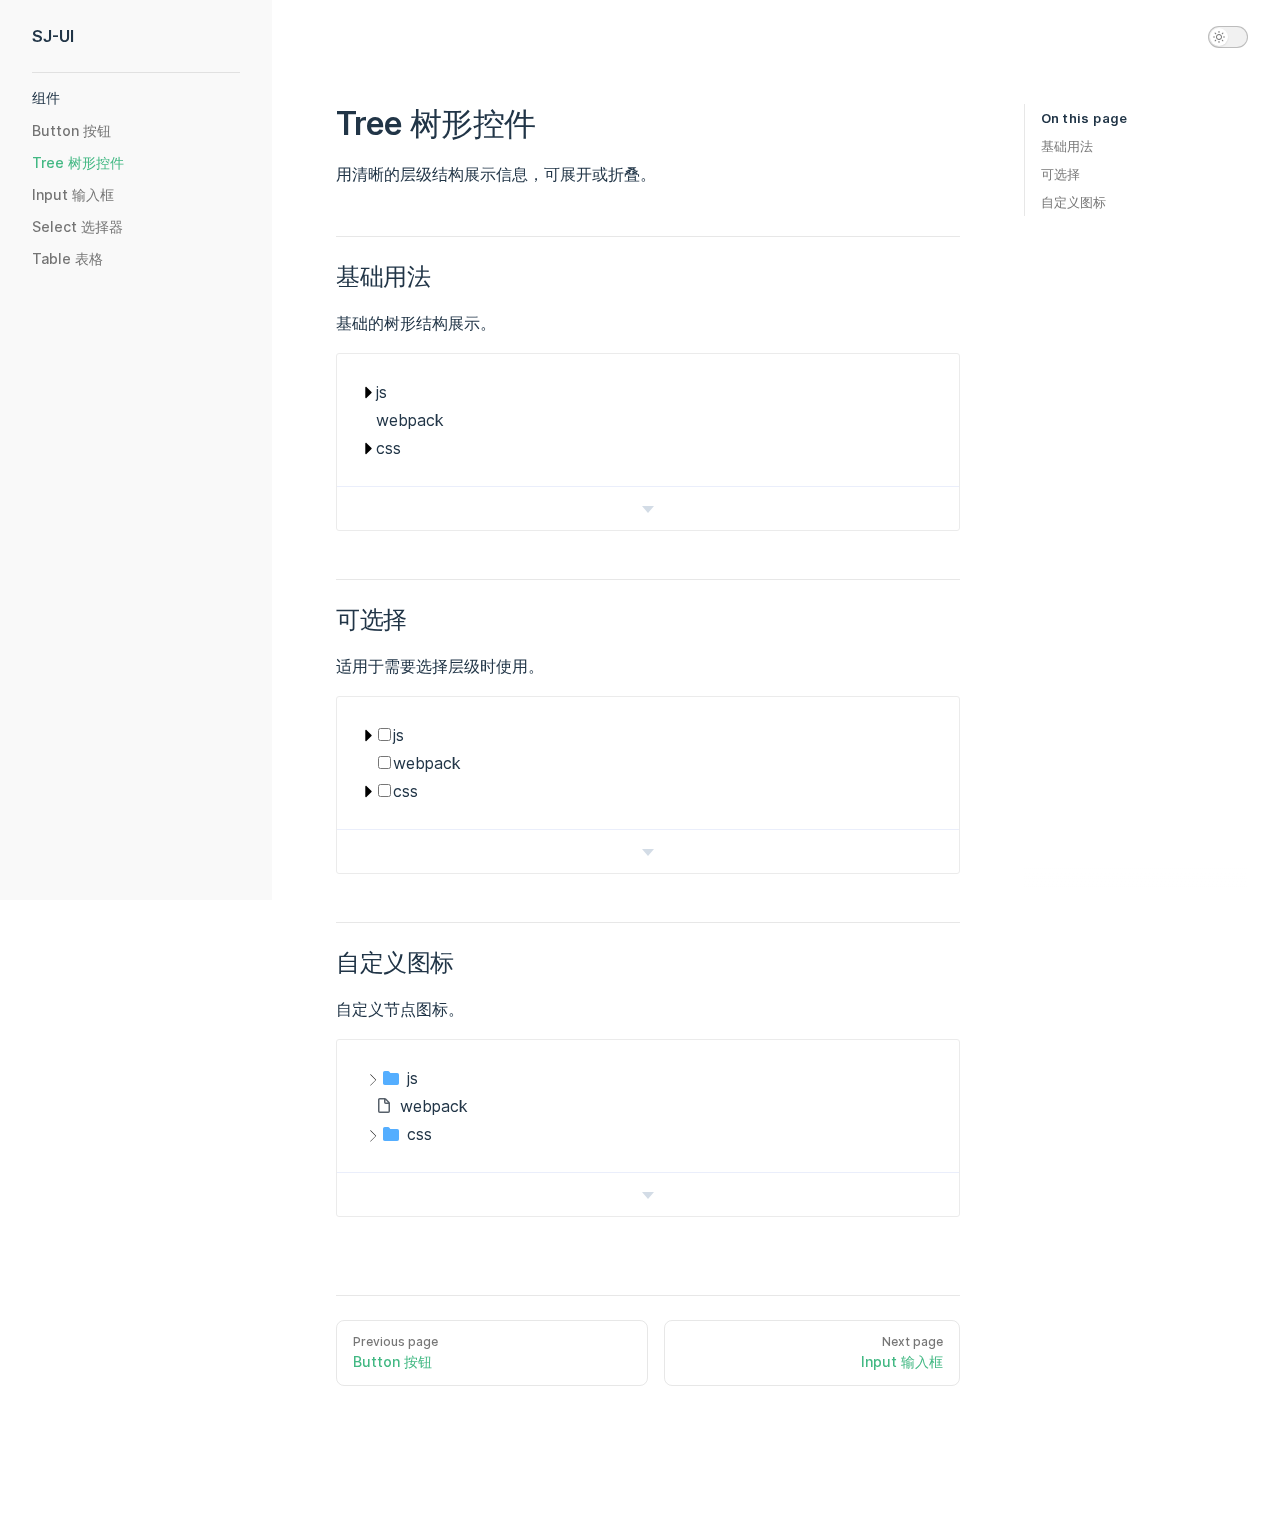
<file: components/tree/index.html>
<!DOCTYPE html>
<html lang="en-US">
  <head>
    <meta charset="utf-8">
    <meta name="viewport" content="width=device-width,initial-scale=1">
    <title>Tree 树形控件 | SJ-UI</title>
    <meta name="description" content="A VitePress site">
    <link rel="stylesheet" href="/assets/style.6fe904e6.css">
    <link rel="modulepreload" href="/assets/app.f68ae0bf.js">
    <link rel="modulepreload" href="/assets/components_tree_index.md.12a2c328.lean.js">
    
    <script>(()=>{const e=localStorage.getItem("vitepress-theme-appearance"),a=window.matchMedia("(prefers-color-scheme: dark)").matches;(!e||e==="auto"?a:e==="dark")&&document.documentElement.classList.add("dark")})();</script>
  </head>
  <body>
    <div id="app"><div class="Layout" data-v-6b5fd0a9><!--[--><!--]--><!--[--><span tabindex="-1" data-v-45f6ae50></span><a href="#VPContent" class="VPSkipLink visually-hidden" data-v-45f6ae50> Skip to content </a><!--]--><!----><header class="VPNav" data-v-6b5fd0a9 data-v-0e356168><div class="VPNavBar has-sidebar" data-v-0e356168 data-v-8856f192><div class="container" data-v-8856f192><div class="VPNavBarTitle has-sidebar" data-v-8856f192 data-v-6a6f7ff6><a class="title" href="/" data-v-6a6f7ff6><!----><!--[-->SJ-UI<!--]--></a></div><div class="content" data-v-8856f192><!----><!----><!----><div class="VPNavBarAppearance appearance" data-v-8856f192 data-v-311055f2><button class="VPSwitch VPSwitchAppearance" type="button" role="switch" aria-label="toggle dark mode" data-v-311055f2 data-v-781f9d1b data-v-1dda4c9c><span class="check" data-v-1dda4c9c><span class="icon" data-v-1dda4c9c><!--[--><svg xmlns="http://www.w3.org/2000/svg" aria-hidden="true" focusable="false" viewbox="0 0 24 24" class="sun" data-v-781f9d1b><path d="M12,18c-3.3,0-6-2.7-6-6s2.7-6,6-6s6,2.7,6,6S15.3,18,12,18zM12,8c-2.2,0-4,1.8-4,4c0,2.2,1.8,4,4,4c2.2,0,4-1.8,4-4C16,9.8,14.2,8,12,8z"></path><path d="M12,4c-0.6,0-1-0.4-1-1V1c0-0.6,0.4-1,1-1s1,0.4,1,1v2C13,3.6,12.6,4,12,4z"></path><path d="M12,24c-0.6,0-1-0.4-1-1v-2c0-0.6,0.4-1,1-1s1,0.4,1,1v2C13,23.6,12.6,24,12,24z"></path><path d="M5.6,6.6c-0.3,0-0.5-0.1-0.7-0.3L3.5,4.9c-0.4-0.4-0.4-1,0-1.4s1-0.4,1.4,0l1.4,1.4c0.4,0.4,0.4,1,0,1.4C6.2,6.5,5.9,6.6,5.6,6.6z"></path><path d="M19.8,20.8c-0.3,0-0.5-0.1-0.7-0.3l-1.4-1.4c-0.4-0.4-0.4-1,0-1.4s1-0.4,1.4,0l1.4,1.4c0.4,0.4,0.4,1,0,1.4C20.3,20.7,20,20.8,19.8,20.8z"></path><path d="M3,13H1c-0.6,0-1-0.4-1-1s0.4-1,1-1h2c0.6,0,1,0.4,1,1S3.6,13,3,13z"></path><path d="M23,13h-2c-0.6,0-1-0.4-1-1s0.4-1,1-1h2c0.6,0,1,0.4,1,1S23.6,13,23,13z"></path><path d="M4.2,20.8c-0.3,0-0.5-0.1-0.7-0.3c-0.4-0.4-0.4-1,0-1.4l1.4-1.4c0.4-0.4,1-0.4,1.4,0s0.4,1,0,1.4l-1.4,1.4C4.7,20.7,4.5,20.8,4.2,20.8z"></path><path d="M18.4,6.6c-0.3,0-0.5-0.1-0.7-0.3c-0.4-0.4-0.4-1,0-1.4l1.4-1.4c0.4-0.4,1-0.4,1.4,0s0.4,1,0,1.4l-1.4,1.4C18.9,6.5,18.6,6.6,18.4,6.6z"></path></svg><svg xmlns="http://www.w3.org/2000/svg" aria-hidden="true" focusable="false" viewbox="0 0 24 24" class="moon" data-v-781f9d1b><path d="M12.1,22c-0.3,0-0.6,0-0.9,0c-5.5-0.5-9.5-5.4-9-10.9c0.4-4.8,4.2-8.6,9-9c0.4,0,0.8,0.2,1,0.5c0.2,0.3,0.2,0.8-0.1,1.1c-2,2.7-1.4,6.4,1.3,8.4c2.1,1.6,5,1.6,7.1,0c0.3-0.2,0.7-0.3,1.1-0.1c0.3,0.2,0.5,0.6,0.5,1c-0.2,2.7-1.5,5.1-3.6,6.8C16.6,21.2,14.4,22,12.1,22zM9.3,4.4c-2.9,1-5,3.6-5.2,6.8c-0.4,4.4,2.8,8.3,7.2,8.7c2.1,0.2,4.2-0.4,5.8-1.8c1.1-0.9,1.9-2.1,2.4-3.4c-2.5,0.9-5.3,0.5-7.5-1.1C9.2,11.4,8.1,7.7,9.3,4.4z"></path></svg><!--]--></span></span></button></div><!----><div class="VPFlyout VPNavBarExtra extra" data-v-8856f192 data-v-0562f5c0 data-v-8dccea88><button type="button" class="button" aria-haspopup="true" aria-expanded="false" aria-label="extra navigation" data-v-8dccea88><svg xmlns="http://www.w3.org/2000/svg" aria-hidden="true" focusable="false" viewbox="0 0 24 24" class="icon" data-v-8dccea88><circle cx="12" cy="12" r="2"></circle><circle cx="19" cy="12" r="2"></circle><circle cx="5" cy="12" r="2"></circle></svg></button><div class="menu" data-v-8dccea88><div class="VPMenu" data-v-8dccea88 data-v-e73581a2><!----><!--[--><!--[--><!----><div class="group" data-v-0562f5c0><div class="item appearance" data-v-0562f5c0><p class="label" data-v-0562f5c0>Appearance</p><div class="appearance-action" data-v-0562f5c0><button class="VPSwitch VPSwitchAppearance" type="button" role="switch" aria-label="toggle dark mode" data-v-0562f5c0 data-v-781f9d1b data-v-1dda4c9c><span class="check" data-v-1dda4c9c><span class="icon" data-v-1dda4c9c><!--[--><svg xmlns="http://www.w3.org/2000/svg" aria-hidden="true" focusable="false" viewbox="0 0 24 24" class="sun" data-v-781f9d1b><path d="M12,18c-3.3,0-6-2.7-6-6s2.7-6,6-6s6,2.7,6,6S15.3,18,12,18zM12,8c-2.2,0-4,1.8-4,4c0,2.2,1.8,4,4,4c2.2,0,4-1.8,4-4C16,9.8,14.2,8,12,8z"></path><path d="M12,4c-0.6,0-1-0.4-1-1V1c0-0.6,0.4-1,1-1s1,0.4,1,1v2C13,3.6,12.6,4,12,4z"></path><path d="M12,24c-0.6,0-1-0.4-1-1v-2c0-0.6,0.4-1,1-1s1,0.4,1,1v2C13,23.6,12.6,24,12,24z"></path><path d="M5.6,6.6c-0.3,0-0.5-0.1-0.7-0.3L3.5,4.9c-0.4-0.4-0.4-1,0-1.4s1-0.4,1.4,0l1.4,1.4c0.4,0.4,0.4,1,0,1.4C6.2,6.5,5.9,6.6,5.6,6.6z"></path><path d="M19.8,20.8c-0.3,0-0.5-0.1-0.7-0.3l-1.4-1.4c-0.4-0.4-0.4-1,0-1.4s1-0.4,1.4,0l1.4,1.4c0.4,0.4,0.4,1,0,1.4C20.3,20.7,20,20.8,19.8,20.8z"></path><path d="M3,13H1c-0.6,0-1-0.4-1-1s0.4-1,1-1h2c0.6,0,1,0.4,1,1S3.6,13,3,13z"></path><path d="M23,13h-2c-0.6,0-1-0.4-1-1s0.4-1,1-1h2c0.6,0,1,0.4,1,1S23.6,13,23,13z"></path><path d="M4.2,20.8c-0.3,0-0.5-0.1-0.7-0.3c-0.4-0.4-0.4-1,0-1.4l1.4-1.4c0.4-0.4,1-0.4,1.4,0s0.4,1,0,1.4l-1.4,1.4C4.7,20.7,4.5,20.8,4.2,20.8z"></path><path d="M18.4,6.6c-0.3,0-0.5-0.1-0.7-0.3c-0.4-0.4-0.4-1,0-1.4l1.4-1.4c0.4-0.4,1-0.4,1.4,0s0.4,1,0,1.4l-1.4,1.4C18.9,6.5,18.6,6.6,18.4,6.6z"></path></svg><svg xmlns="http://www.w3.org/2000/svg" aria-hidden="true" focusable="false" viewbox="0 0 24 24" class="moon" data-v-781f9d1b><path d="M12.1,22c-0.3,0-0.6,0-0.9,0c-5.5-0.5-9.5-5.4-9-10.9c0.4-4.8,4.2-8.6,9-9c0.4,0,0.8,0.2,1,0.5c0.2,0.3,0.2,0.8-0.1,1.1c-2,2.7-1.4,6.4,1.3,8.4c2.1,1.6,5,1.6,7.1,0c0.3-0.2,0.7-0.3,1.1-0.1c0.3,0.2,0.5,0.6,0.5,1c-0.2,2.7-1.5,5.1-3.6,6.8C16.6,21.2,14.4,22,12.1,22zM9.3,4.4c-2.9,1-5,3.6-5.2,6.8c-0.4,4.4,2.8,8.3,7.2,8.7c2.1,0.2,4.2-0.4,5.8-1.8c1.1-0.9,1.9-2.1,2.4-3.4c-2.5,0.9-5.3,0.5-7.5-1.1C9.2,11.4,8.1,7.7,9.3,4.4z"></path></svg><!--]--></span></span></button></div></div></div><!----><!--]--><!--]--></div></div></div><button type="button" class="VPNavBarHamburger hamburger" aria-label="mobile navigation" aria-expanded="false" aria-controls="VPNavScreen" data-v-8856f192 data-v-6f008456><span class="container" data-v-6f008456><span class="top" data-v-6f008456></span><span class="middle" data-v-6f008456></span><span class="bottom" data-v-6f008456></span></span></button></div></div></div><!----></header><div class="VPLocalNav" data-v-6b5fd0a9 data-v-92b0f14a><button class="menu" aria-expanded="false" aria-controls="VPSidebarNav" data-v-92b0f14a><svg xmlns="http://www.w3.org/2000/svg" aria-hidden="true" focusable="false" viewbox="0 0 24 24" class="menu-icon" data-v-92b0f14a><path d="M17,11H3c-0.6,0-1-0.4-1-1s0.4-1,1-1h14c0.6,0,1,0.4,1,1S17.6,11,17,11z"></path><path d="M21,7H3C2.4,7,2,6.6,2,6s0.4-1,1-1h18c0.6,0,1,0.4,1,1S21.6,7,21,7z"></path><path d="M21,15H3c-0.6,0-1-0.4-1-1s0.4-1,1-1h18c0.6,0,1,0.4,1,1S21.6,15,21,15z"></path><path d="M17,19H3c-0.6,0-1-0.4-1-1s0.4-1,1-1h14c0.6,0,1,0.4,1,1S17.6,19,17,19z"></path></svg><span class="menu-text" data-v-92b0f14a>Menu</span></button><a class="top-link" href="#" data-v-92b0f14a> Return to top </a></div><aside class="VPSidebar" data-v-6b5fd0a9 data-v-55e4c7db><nav class="nav" id="VPSidebarNav" aria-labelledby="sidebar-aria-label" tabindex="-1" data-v-55e4c7db><span class="visually-hidden" id="sidebar-aria-label" data-v-55e4c7db> Sidebar Navigation </span><!--[--><div class="group" data-v-55e4c7db><section class="VPSidebarGroup" data-v-55e4c7db data-v-1f69a7ed><div class="title" data-v-1f69a7ed><h2 class="title-text" data-v-1f69a7ed>组件</h2><div class="action" data-v-1f69a7ed><svg xmlns="http://www.w3.org/2000/svg" xmlns:xlink="http://www.w3.org/1999/xlink" viewbox="0 0 24 24" class="icon minus" data-v-1f69a7ed><path d="M19,2H5C3.3,2,2,3.3,2,5v14c0,1.7,1.3,3,3,3h14c1.7,0,3-1.3,3-3V5C22,3.3,20.7,2,19,2zM20,19c0,0.6-0.4,1-1,1H5c-0.6,0-1-0.4-1-1V5c0-0.6,0.4-1,1-1h14c0.6,0,1,0.4,1,1V19z"></path><path d="M16,11H8c-0.6,0-1,0.4-1,1s0.4,1,1,1h8c0.6,0,1-0.4,1-1S16.6,11,16,11z"></path></svg><svg version="1.1" xmlns="http://www.w3.org/2000/svg" viewbox="0 0 24 24" class="icon plus" data-v-1f69a7ed><path d="M19,2H5C3.3,2,2,3.3,2,5v14c0,1.7,1.3,3,3,3h14c1.7,0,3-1.3,3-3V5C22,3.3,20.7,2,19,2z M20,19c0,0.6-0.4,1-1,1H5c-0.6,0-1-0.4-1-1V5c0-0.6,0.4-1,1-1h14c0.6,0,1,0.4,1,1V19z"></path><path d="M16,11h-3V8c0-0.6-0.4-1-1-1s-1,0.4-1,1v3H8c-0.6,0-1,0.4-1,1s0.4,1,1,1h3v3c0,0.6,0.4,1,1,1s1-0.4,1-1v-3h3c0.6,0,1-0.4,1-1S16.6,11,16,11z"></path></svg></div></div><div class="items" data-v-1f69a7ed><!--[--><a class="VPLink link" href="/components/button/" data-v-1f69a7ed data-v-f53f775e data-v-5704c677><!--[--><span class="link-text" data-v-f53f775e>Button 按钮</span><!--]--><!----></a><a class="VPLink link active" href="/components/tree/" data-v-1f69a7ed data-v-f53f775e data-v-5704c677><!--[--><span class="link-text" data-v-f53f775e>Tree 树形控件</span><!--]--><!----></a><a class="VPLink link" href="/components/input/" data-v-1f69a7ed data-v-f53f775e data-v-5704c677><!--[--><span class="link-text" data-v-f53f775e>Input 输入框</span><!--]--><!----></a><a class="VPLink link" href="/components/select/" data-v-1f69a7ed data-v-f53f775e data-v-5704c677><!--[--><span class="link-text" data-v-f53f775e>Select 选择器</span><!--]--><!----></a><a class="VPLink link" href="/components/table/" data-v-1f69a7ed data-v-f53f775e data-v-5704c677><!--[--><span class="link-text" data-v-f53f775e>Table 表格</span><!--]--><!----></a><!--]--></div></section></div><!--]--></nav></aside><div class="VPContent has-sidebar" id="VPContent" data-v-6b5fd0a9 data-v-a4c57a06><div class="VPDoc has-sidebar" data-v-a4c57a06 data-v-79ca2460><div class="container" data-v-79ca2460><div class="aside" data-v-79ca2460><div class="aside-curtain" data-v-79ca2460></div><div class="aside-container" data-v-79ca2460><div class="aside-content" data-v-79ca2460><div class="VPDocAside" data-v-79ca2460 data-v-779d834d><!--[--><!--]--><!--[--><!--]--><div class="VPDocAsideOutline has-outline" data-v-779d834d data-v-51e5a8ce><div class="content" data-v-51e5a8ce><div class="outline-marker" data-v-51e5a8ce></div><div class="outline-title" data-v-51e5a8ce>On this page</div><nav aria-labelledby="doc-outline-aria-label" data-v-51e5a8ce><span class="visually-hidden" id="doc-outline-aria-label" data-v-51e5a8ce> Table of Contents for current page </span><ul class="root" data-v-51e5a8ce><!--[--><li style="" data-v-51e5a8ce><a class="outline-link" href="#基础用法" data-v-51e5a8ce>基础用法</a><!----></li><li style="" data-v-51e5a8ce><a class="outline-link" href="#可选择" data-v-51e5a8ce>可选择</a><!----></li><li style="" data-v-51e5a8ce><a class="outline-link" href="#自定义图标" data-v-51e5a8ce>自定义图标</a><!----></li><!--]--></ul></nav></div></div><!--[--><!--]--><div class="spacer" data-v-779d834d></div><!--[--><!--]--><!----><!--[--><!--]--><!--[--><!--]--></div></div></div></div><div class="content" data-v-79ca2460><div class="content-container" data-v-79ca2460><!--[--><!--]--><main class="main" data-v-79ca2460><div style="position:relative;" class="vp-doc _components_tree_index" data-v-79ca2460><div><h1 id="tree-树形控件" tabindex="-1">Tree 树形控件 <a class="header-anchor" href="#tree-树形控件" aria-hidden="true">#</a></h1><p>用清晰的层级结构展示信息，可展开或折叠。</p><h2 id="基础用法" tabindex="-1">基础用法 <a class="header-anchor" href="#基础用法" aria-hidden="true">#</a></h2><p>基础的树形结构展示。</p><div class="demo-block demo-index" data-v-176498b8><div class="source" data-v-176498b8><!--[--><div><div class="demo-button"><div class="s-tree"><!--[--><div class="s-tree-node hover:bg-slate-100 relative leading-7" style="padding-left:0px;"><!----><svg t="1657177794318" class="icon s-tree-icon" style="transform:;" viewbox="0 0 1024 1024" version="1.1" xmlns="http://www.w3.org/2000/svg" p-id="3223" width="32" height="32"><path d="M292.9664 164.1472v695.808c0 40.1408 48.5376 60.3136 77.0048 31.8464L717.824 543.8464c17.6128-17.6128 17.6128-46.1824 0-63.7952L369.9712 132.1984c-28.4672-28.3648-77.0048-8.2944-77.0048 31.9488z" p-id="3224"></path></svg><!---->js</div><div class="s-tree-node hover:bg-slate-100 relative leading-7" style="padding-left:0px;"><!----><span class="s-tree-leaf"></span><!---->webpack</div><div class="s-tree-node hover:bg-slate-100 relative leading-7" style="padding-left:0px;"><!----><svg t="1657177794318" class="icon s-tree-icon" style="transform:;" viewbox="0 0 1024 1024" version="1.1" xmlns="http://www.w3.org/2000/svg" p-id="3223" width="32" height="32"><path d="M292.9664 164.1472v695.808c0 40.1408 48.5376 60.3136 77.0048 31.8464L717.824 543.8464c17.6128-17.6128 17.6128-46.1824 0-63.7952L369.9712 132.1984c-28.4672-28.3648-77.0048-8.2944-77.0048 31.9488z" p-id="3224"></path></svg><!---->css</div><!--]--></div></div></div><!--]--></div><div class="meta" data-v-176498b8><!----><div class="highlight" data-v-176498b8><!--[--><div class="language-vue"><pre><code><span class="token tag"><span class="token tag"><span class="token punctuation">&lt;</span>template</span><span class="token punctuation">&gt;</span></span>
  <span class="token tag"><span class="token tag"><span class="token punctuation">&lt;</span>div</span> <span class="token attr-name">class</span><span class="token attr-value"><span class="token punctuation attr-equals">=</span><span class="token punctuation">&quot;</span>demo-button<span class="token punctuation">&quot;</span></span><span class="token punctuation">&gt;</span></span>
   <span class="token tag"><span class="token tag"><span class="token punctuation">&lt;</span>MTree</span> <span class="token attr-name">:data</span><span class="token attr-value"><span class="token punctuation attr-equals">=</span><span class="token punctuation">&quot;</span>data<span class="token punctuation">&quot;</span></span> <span class="token punctuation">/&gt;</span></span>
  <span class="token tag"><span class="token tag"><span class="token punctuation">&lt;/</span>div</span><span class="token punctuation">&gt;</span></span>
<span class="token tag"><span class="token tag"><span class="token punctuation">&lt;/</span>template</span><span class="token punctuation">&gt;</span></span>
<span class="token tag"><span class="token tag"><span class="token punctuation">&lt;</span>script</span> <span class="token attr-name">setup</span><span class="token punctuation">&gt;</span></span><span class="token script"><span class="token language-javascript">
  <span class="token keyword">const</span> data <span class="token operator">=</span> <span class="token punctuation">[</span>
      <span class="token punctuation">{</span>
        <span class="token literal-property property">id</span><span class="token operator">:</span> <span class="token string">&#39;1&#39;</span><span class="token punctuation">,</span> 
        <span class="token literal-property property">label</span><span class="token operator">:</span> <span class="token string">&#39;js&#39;</span><span class="token punctuation">,</span>
        <span class="token literal-property property">expanded</span><span class="token operator">:</span> <span class="token boolean">false</span><span class="token punctuation">,</span>
        <span class="token literal-property property">children</span><span class="token operator">:</span> <span class="token punctuation">[</span>
          <span class="token punctuation">{</span>
            <span class="token literal-property property">id</span><span class="token operator">:</span> <span class="token string">&#39;1001&#39;</span><span class="token punctuation">,</span> 
            <span class="token literal-property property">label</span><span class="token operator">:</span> <span class="token string">&#39;vue&#39;</span><span class="token punctuation">,</span>
            <span class="token literal-property property">expanded</span><span class="token operator">:</span> <span class="token boolean">false</span><span class="token punctuation">,</span>
            <span class="token literal-property property">children</span><span class="token operator">:</span> <span class="token punctuation">[</span>
              <span class="token punctuation">{</span><span class="token literal-property property">id</span><span class="token operator">:</span> <span class="token string">&#39;100101&#39;</span><span class="token punctuation">,</span> <span class="token literal-property property">label</span><span class="token operator">:</span> <span class="token string">&#39;vue2&#39;</span><span class="token punctuation">}</span><span class="token punctuation">,</span>
              <span class="token punctuation">{</span><span class="token literal-property property">id</span><span class="token operator">:</span> <span class="token string">&#39;100102&#39;</span><span class="token punctuation">,</span> <span class="token literal-property property">label</span><span class="token operator">:</span> <span class="token string">&#39;vue3&#39;</span><span class="token punctuation">}</span><span class="token punctuation">,</span>
            <span class="token punctuation">]</span>
          <span class="token punctuation">}</span><span class="token punctuation">,</span> 
          <span class="token punctuation">{</span><span class="token literal-property property">id</span><span class="token operator">:</span> <span class="token string">&#39;1002&#39;</span><span class="token punctuation">,</span> <span class="token literal-property property">label</span><span class="token operator">:</span> <span class="token string">&#39;react&#39;</span><span class="token punctuation">}</span>
        <span class="token punctuation">]</span>
      <span class="token punctuation">}</span><span class="token punctuation">,</span>
      <span class="token punctuation">{</span>
        <span class="token literal-property property">id</span><span class="token operator">:</span> <span class="token string">&#39;2&#39;</span><span class="token punctuation">,</span>
        <span class="token literal-property property">label</span><span class="token operator">:</span> <span class="token string">&#39;webpack&#39;</span>
      <span class="token punctuation">}</span><span class="token punctuation">,</span>
      <span class="token punctuation">{</span>
        <span class="token literal-property property">id</span><span class="token operator">:</span> <span class="token string">&#39;3&#39;</span><span class="token punctuation">,</span>
        <span class="token literal-property property">label</span><span class="token operator">:</span> <span class="token string">&#39;css&#39;</span><span class="token punctuation">,</span>
        <span class="token literal-property property">expanded</span><span class="token operator">:</span> <span class="token boolean">false</span><span class="token punctuation">,</span>
        <span class="token literal-property property">children</span><span class="token operator">:</span> <span class="token punctuation">[</span>
          <span class="token punctuation">{</span><span class="token literal-property property">id</span><span class="token operator">:</span> <span class="token string">&#39;3001&#39;</span><span class="token punctuation">,</span> <span class="token literal-property property">label</span><span class="token operator">:</span> <span class="token string">&#39;sass&#39;</span><span class="token punctuation">}</span><span class="token punctuation">,</span>
          <span class="token punctuation">{</span><span class="token literal-property property">id</span><span class="token operator">:</span> <span class="token string">&#39;3002&#39;</span><span class="token punctuation">,</span> <span class="token literal-property property">label</span><span class="token operator">:</span> <span class="token string">&#39;less&#39;</span><span class="token punctuation">}</span><span class="token punctuation">,</span>
          <span class="token punctuation">{</span><span class="token literal-property property">id</span><span class="token operator">:</span> <span class="token string">&#39;3003&#39;</span><span class="token punctuation">,</span> <span class="token literal-property property">label</span><span class="token operator">:</span> <span class="token string">&#39;stylus&#39;</span><span class="token punctuation">}</span>
        <span class="token punctuation">]</span>
      <span class="token punctuation">}</span>
    <span class="token punctuation">]</span>
</span></span><span class="token tag"><span class="token tag"><span class="token punctuation">&lt;/</span>script</span><span class="token punctuation">&gt;</span></span>
</code></pre></div><!--]--></div></div><div class="demo-block-control" data-v-176498b8><i class="control-icon icon-caret-down" data-v-176498b8></i><span style="display:none;" class="control-text" data-v-176498b8>显示代码</span><div class="control-button-wrap" data-v-176498b8><span style="display:none;" class="control-button copy-button" data-v-176498b8>复制代码片段</span></div></div></div><h2 id="可选择" tabindex="-1">可选择 <a class="header-anchor" href="#可选择" aria-hidden="true">#</a></h2><p>适用于需要选择层级时使用。</p><div class="demo-block demo-index" data-v-176498b8><div class="source" data-v-176498b8><!--[--><div><div class="demo-button"><div class="s-tree"><!--[--><div class="s-tree-node hover:bg-slate-100 relative leading-7" style="padding-left:0px;"><!----><svg t="1657177794318" class="icon s-tree-icon" style="transform:;" viewbox="0 0 1024 1024" version="1.1" xmlns="http://www.w3.org/2000/svg" p-id="3223" width="32" height="32"><path d="M292.9664 164.1472v695.808c0 40.1408 48.5376 60.3136 77.0048 31.8464L717.824 543.8464c17.6128-17.6128 17.6128-46.1824 0-63.7952L369.9712 132.1984c-28.4672-28.3648-77.0048-8.2944-77.0048 31.9488z" p-id="3224"></path></svg><span class="s-tree-checkbox relative"><!----><input type="checkbox" class="cursor-pointer ml-[2px] mr-[2px]"></span>js</div><div class="s-tree-node hover:bg-slate-100 relative leading-7" style="padding-left:0px;"><!----><span class="s-tree-leaf"></span><span class="s-tree-checkbox relative"><!----><input type="checkbox" class="cursor-pointer ml-[2px] mr-[2px]"></span>webpack</div><div class="s-tree-node hover:bg-slate-100 relative leading-7" style="padding-left:0px;"><!----><svg t="1657177794318" class="icon s-tree-icon" style="transform:;" viewbox="0 0 1024 1024" version="1.1" xmlns="http://www.w3.org/2000/svg" p-id="3223" width="32" height="32"><path d="M292.9664 164.1472v695.808c0 40.1408 48.5376 60.3136 77.0048 31.8464L717.824 543.8464c17.6128-17.6128 17.6128-46.1824 0-63.7952L369.9712 132.1984c-28.4672-28.3648-77.0048-8.2944-77.0048 31.9488z" p-id="3224"></path></svg><span class="s-tree-checkbox relative"><!----><input type="checkbox" class="cursor-pointer ml-[2px] mr-[2px]"></span>css</div><!--]--></div></div></div><!--]--></div><div class="meta" data-v-176498b8><!----><div class="highlight" data-v-176498b8><!--[--><div class="language-vue"><pre><code><span class="token tag"><span class="token tag"><span class="token punctuation">&lt;</span>template</span><span class="token punctuation">&gt;</span></span>
  <span class="token tag"><span class="token tag"><span class="token punctuation">&lt;</span>div</span> <span class="token attr-name">class</span><span class="token attr-value"><span class="token punctuation attr-equals">=</span><span class="token punctuation">&quot;</span>demo-button<span class="token punctuation">&quot;</span></span><span class="token punctuation">&gt;</span></span>
   <span class="token tag"><span class="token tag"><span class="token punctuation">&lt;</span>MTree</span> <span class="token attr-name">:data</span><span class="token attr-value"><span class="token punctuation attr-equals">=</span><span class="token punctuation">&quot;</span>data<span class="token punctuation">&quot;</span></span> <span class="token attr-name">checkable</span> <span class="token punctuation">/&gt;</span></span>
  <span class="token tag"><span class="token tag"><span class="token punctuation">&lt;/</span>div</span><span class="token punctuation">&gt;</span></span>
<span class="token tag"><span class="token tag"><span class="token punctuation">&lt;/</span>template</span><span class="token punctuation">&gt;</span></span>
<span class="token tag"><span class="token tag"><span class="token punctuation">&lt;</span>script</span> <span class="token attr-name">setup</span><span class="token punctuation">&gt;</span></span><span class="token script"><span class="token language-javascript">
  <span class="token keyword">const</span> data <span class="token operator">=</span> <span class="token punctuation">[</span>
      <span class="token punctuation">{</span>
        <span class="token literal-property property">id</span><span class="token operator">:</span> <span class="token string">&#39;1&#39;</span><span class="token punctuation">,</span> 
        <span class="token literal-property property">label</span><span class="token operator">:</span> <span class="token string">&#39;js&#39;</span><span class="token punctuation">,</span>
        <span class="token literal-property property">expanded</span><span class="token operator">:</span> <span class="token boolean">false</span><span class="token punctuation">,</span>
        <span class="token literal-property property">children</span><span class="token operator">:</span> <span class="token punctuation">[</span>
          <span class="token punctuation">{</span>
            <span class="token literal-property property">id</span><span class="token operator">:</span> <span class="token string">&#39;1001&#39;</span><span class="token punctuation">,</span> 
            <span class="token literal-property property">label</span><span class="token operator">:</span> <span class="token string">&#39;vue&#39;</span><span class="token punctuation">,</span>
            <span class="token literal-property property">expanded</span><span class="token operator">:</span> <span class="token boolean">false</span><span class="token punctuation">,</span>
            <span class="token literal-property property">children</span><span class="token operator">:</span> <span class="token punctuation">[</span>
              <span class="token punctuation">{</span><span class="token literal-property property">id</span><span class="token operator">:</span> <span class="token string">&#39;100101&#39;</span><span class="token punctuation">,</span> <span class="token literal-property property">label</span><span class="token operator">:</span> <span class="token string">&#39;vue2&#39;</span><span class="token punctuation">}</span><span class="token punctuation">,</span>
              <span class="token punctuation">{</span><span class="token literal-property property">id</span><span class="token operator">:</span> <span class="token string">&#39;100102&#39;</span><span class="token punctuation">,</span> <span class="token literal-property property">label</span><span class="token operator">:</span> <span class="token string">&#39;vue3&#39;</span><span class="token punctuation">}</span><span class="token punctuation">,</span>
            <span class="token punctuation">]</span>
          <span class="token punctuation">}</span><span class="token punctuation">,</span> 
          <span class="token punctuation">{</span><span class="token literal-property property">id</span><span class="token operator">:</span> <span class="token string">&#39;1002&#39;</span><span class="token punctuation">,</span> <span class="token literal-property property">label</span><span class="token operator">:</span> <span class="token string">&#39;react&#39;</span><span class="token punctuation">}</span>
        <span class="token punctuation">]</span>
      <span class="token punctuation">}</span><span class="token punctuation">,</span>
      <span class="token punctuation">{</span>
        <span class="token literal-property property">id</span><span class="token operator">:</span> <span class="token string">&#39;2&#39;</span><span class="token punctuation">,</span>
        <span class="token literal-property property">label</span><span class="token operator">:</span> <span class="token string">&#39;webpack&#39;</span>
      <span class="token punctuation">}</span><span class="token punctuation">,</span>
      <span class="token punctuation">{</span>
        <span class="token literal-property property">id</span><span class="token operator">:</span> <span class="token string">&#39;3&#39;</span><span class="token punctuation">,</span>
        <span class="token literal-property property">label</span><span class="token operator">:</span> <span class="token string">&#39;css&#39;</span><span class="token punctuation">,</span>
        <span class="token literal-property property">expanded</span><span class="token operator">:</span> <span class="token boolean">false</span><span class="token punctuation">,</span>
        <span class="token literal-property property">children</span><span class="token operator">:</span> <span class="token punctuation">[</span>
          <span class="token punctuation">{</span><span class="token literal-property property">id</span><span class="token operator">:</span> <span class="token string">&#39;3001&#39;</span><span class="token punctuation">,</span> <span class="token literal-property property">label</span><span class="token operator">:</span> <span class="token string">&#39;sass&#39;</span><span class="token punctuation">}</span><span class="token punctuation">,</span>
          <span class="token punctuation">{</span><span class="token literal-property property">id</span><span class="token operator">:</span> <span class="token string">&#39;3002&#39;</span><span class="token punctuation">,</span> <span class="token literal-property property">label</span><span class="token operator">:</span> <span class="token string">&#39;less&#39;</span><span class="token punctuation">}</span><span class="token punctuation">,</span>
          <span class="token punctuation">{</span><span class="token literal-property property">id</span><span class="token operator">:</span> <span class="token string">&#39;3003&#39;</span><span class="token punctuation">,</span> <span class="token literal-property property">label</span><span class="token operator">:</span> <span class="token string">&#39;stylus&#39;</span><span class="token punctuation">}</span>
        <span class="token punctuation">]</span>
      <span class="token punctuation">}</span>
    <span class="token punctuation">]</span>
</span></span><span class="token tag"><span class="token tag"><span class="token punctuation">&lt;/</span>script</span><span class="token punctuation">&gt;</span></span>  
</code></pre></div><!--]--></div></div><div class="demo-block-control" data-v-176498b8><i class="control-icon icon-caret-down" data-v-176498b8></i><span style="display:none;" class="control-text" data-v-176498b8>显示代码</span><div class="control-button-wrap" data-v-176498b8><span style="display:none;" class="control-button copy-button" data-v-176498b8>复制代码片段</span></div></div></div><h2 id="自定义图标" tabindex="-1">自定义图标 <a class="header-anchor" href="#自定义图标" aria-hidden="true">#</a></h2><p>自定义节点图标。</p><div class="demo-block demo-index" data-v-176498b8><div class="source" data-v-176498b8><!--[--><div><div class="demo-button"><div class="s-tree"><!--[--><div class="s-tree-node hover:bg-slate-100 relative leading-7" style="padding-left:0px;"><!----><!--[--><span><svg style="transform:;display:inline-block;margin:0 5px;cursor:pointer;" viewbox="0 0 1024 1024" width="12" height="12"><path d="M857.70558 495.009024 397.943314 27.513634c-7.132444-7.251148-18.794042-7.350408-26.048259-0.216941-7.253194 7.132444-7.350408 18.795065-0.216941 26.048259l446.952518 454.470749L365.856525 960.591855c-7.192819 7.192819-7.192819 18.85544 0 26.048259 3.596921 3.596921 8.311293 5.39487 13.024641 5.39487s9.42772-1.798972 13.024641-5.39487L857.596086 520.949836C864.747973 513.797949 864.796068 502.219239 857.70558 495.009024z"></path></svg></span><!--]--><!----><!--[--><svg id="octicon_file-directory-fill_16" viewbox="0 0 16 16" width="16" height="16" fill="#54aeff" style="display:inline-block;margin-right:8px;"><path d="M1.75 1A1.75 1.75 0 000 2.75v10.5C0 14.216.784 15 1.75 15h12.5A1.75 1.75 0 0016 13.25v-8.5A1.75 1.75 0 0014.25 3H7.5a.25.25 0 01-.2-.1l-.9-1.2C6.07 1.26 5.55 1 5 1H1.75z"></path></svg> js<!--]--></div><div class="s-tree-node hover:bg-slate-100 relative leading-7" style="padding-left:0px;"><!----><span class="s-tree-leaf"></span><!----><!--[--><svg id="octicon_file_16" viewbox="0 0 16 16" width="16" height="16" fill="#57606a" style="display:inline-block;margin-right:8px;"><path fill-rule="evenodd" d="M3.75 1.5a.25.25 0 00-.25.25v11.5c0 .138.112.25.25.25h8.5a.25.25 0 00.25-.25V6H9.75A1.75 1.75 0 018 4.25V1.5H3.75zm5.75.56v2.19c0 .138.112.25.25.25h2.19L9.5 2.06zM2 1.75C2 .784 2.784 0 3.75 0h5.086c.464 0 .909.184 1.237.513l3.414 3.414c.329.328.513.773.513 1.237v8.086A1.75 1.75 0 0112.25 15h-8.5A1.75 1.75 0 012 13.25V1.75z"></path></svg> webpack<!--]--></div><div class="s-tree-node hover:bg-slate-100 relative leading-7" style="padding-left:0px;"><!----><!--[--><span><svg style="transform:;display:inline-block;margin:0 5px;cursor:pointer;" viewbox="0 0 1024 1024" width="12" height="12"><path d="M857.70558 495.009024 397.943314 27.513634c-7.132444-7.251148-18.794042-7.350408-26.048259-0.216941-7.253194 7.132444-7.350408 18.795065-0.216941 26.048259l446.952518 454.470749L365.856525 960.591855c-7.192819 7.192819-7.192819 18.85544 0 26.048259 3.596921 3.596921 8.311293 5.39487 13.024641 5.39487s9.42772-1.798972 13.024641-5.39487L857.596086 520.949836C864.747973 513.797949 864.796068 502.219239 857.70558 495.009024z"></path></svg></span><!--]--><!----><!--[--><svg id="octicon_file-directory-fill_16" viewbox="0 0 16 16" width="16" height="16" fill="#54aeff" style="display:inline-block;margin-right:8px;"><path d="M1.75 1A1.75 1.75 0 000 2.75v10.5C0 14.216.784 15 1.75 15h12.5A1.75 1.75 0 0016 13.25v-8.5A1.75 1.75 0 0014.25 3H7.5a.25.25 0 01-.2-.1l-.9-1.2C6.07 1.26 5.55 1 5 1H1.75z"></path></svg> css<!--]--></div><!--]--></div></div></div><!--]--></div><div class="meta" data-v-176498b8><!----><div class="highlight" data-v-176498b8><!--[--><div class="language-vue"><pre><code><span class="token tag"><span class="token tag"><span class="token punctuation">&lt;</span>template</span><span class="token punctuation">&gt;</span></span>
  <span class="token tag"><span class="token tag"><span class="token punctuation">&lt;</span>div</span> <span class="token attr-name">class</span><span class="token attr-value"><span class="token punctuation attr-equals">=</span><span class="token punctuation">&quot;</span>demo-button<span class="token punctuation">&quot;</span></span><span class="token punctuation">&gt;</span></span>
   <span class="token tag"><span class="token tag"><span class="token punctuation">&lt;</span>MTree</span> <span class="token attr-name">:data</span><span class="token attr-value"><span class="token punctuation attr-equals">=</span><span class="token punctuation">&quot;</span>data<span class="token punctuation">&quot;</span></span><span class="token punctuation">&gt;</span></span>
    <span class="token tag"><span class="token tag"><span class="token punctuation">&lt;</span>template</span> <span class="token attr-name">#icon</span><span class="token attr-value"><span class="token punctuation attr-equals">=</span><span class="token punctuation">&quot;</span>{ nodeData, toggleNode }<span class="token punctuation">&quot;</span></span><span class="token punctuation">&gt;</span></span>
        <span class="token tag"><span class="token tag"><span class="token punctuation">&lt;</span>span</span> <span class="token attr-name">v-if</span><span class="token attr-value"><span class="token punctuation attr-equals">=</span><span class="token punctuation">&quot;</span>nodeData.isLeaf<span class="token punctuation">&quot;</span></span> <span class="token attr-name">class</span><span class="token attr-value"><span class="token punctuation attr-equals">=</span><span class="token punctuation">&quot;</span>devui-tree-node__indent<span class="token punctuation">&quot;</span></span><span class="token punctuation">&gt;</span></span><span class="token tag"><span class="token tag"><span class="token punctuation">&lt;/</span>span</span><span class="token punctuation">&gt;</span></span>
        <span class="token tag"><span class="token tag"><span class="token punctuation">&lt;</span>span</span> <span class="token attr-name">v-else</span> <span class="token attr-name">@click</span><span class="token attr-value"><span class="token punctuation attr-equals">=</span><span class="token punctuation">&quot;</span>(event) =&gt; {
            event.stopPropagation();
            toggleNode(nodeData);
          }<span class="token punctuation">&quot;</span></span>
        <span class="token punctuation">&gt;</span></span>
          <span class="token tag"><span class="token tag"><span class="token punctuation">&lt;</span>svg</span> <span class="token attr-name">:style</span><span class="token attr-value"><span class="token punctuation attr-equals">=</span><span class="token punctuation">&quot;</span>{
              transform: nodeData.expanded ? <span class="token punctuation">&#39;</span>rotate(90deg)<span class="token punctuation">&#39;</span>: <span class="token punctuation">&#39;</span><span class="token punctuation">&#39;</span>,
              display: <span class="token punctuation">&#39;</span>inline-block<span class="token punctuation">&#39;</span>,
              margin: <span class="token punctuation">&#39;</span>0 5px<span class="token punctuation">&#39;</span>,
              cursor: <span class="token punctuation">&#39;</span>pointer<span class="token punctuation">&#39;</span>
            }<span class="token punctuation">&quot;</span></span> <span class="token attr-name">viewBox</span><span class="token attr-value"><span class="token punctuation attr-equals">=</span><span class="token punctuation">&quot;</span>0 0 1024 1024<span class="token punctuation">&quot;</span></span> <span class="token attr-name">width</span><span class="token attr-value"><span class="token punctuation attr-equals">=</span><span class="token punctuation">&quot;</span>12<span class="token punctuation">&quot;</span></span> <span class="token attr-name">height</span><span class="token attr-value"><span class="token punctuation attr-equals">=</span><span class="token punctuation">&quot;</span>12<span class="token punctuation">&quot;</span></span>
          <span class="token punctuation">&gt;</span></span>
            <span class="token tag"><span class="token tag"><span class="token punctuation">&lt;</span>path</span> <span class="token attr-name">d</span><span class="token attr-value"><span class="token punctuation attr-equals">=</span><span class="token punctuation">&quot;</span>M857.70558 495.009024 397.943314 27.513634c-7.132444-7.251148-18.794042-7.350408-26.048259-0.216941-7.253194 7.132444-7.350408 18.795065-0.216941 26.048259l446.952518 454.470749L365.856525 960.591855c-7.192819 7.192819-7.192819 18.85544 0 26.048259 3.596921 3.596921 8.311293 5.39487 13.024641 5.39487s9.42772-1.798972 13.024641-5.39487L857.596086 520.949836C864.747973 513.797949 864.796068 502.219239 857.70558 495.009024z<span class="token punctuation">&quot;</span></span><span class="token punctuation">&gt;</span></span><span class="token tag"><span class="token tag"><span class="token punctuation">&lt;/</span>path</span><span class="token punctuation">&gt;</span></span>
          <span class="token tag"><span class="token tag"><span class="token punctuation">&lt;/</span>svg</span><span class="token punctuation">&gt;</span></span>
        <span class="token tag"><span class="token tag"><span class="token punctuation">&lt;/</span>span</span><span class="token punctuation">&gt;</span></span>
      <span class="token tag"><span class="token tag"><span class="token punctuation">&lt;/</span>template</span><span class="token punctuation">&gt;</span></span>
      <span class="token tag"><span class="token tag"><span class="token punctuation">&lt;</span>template</span> <span class="token attr-name">#content</span><span class="token attr-value"><span class="token punctuation attr-equals">=</span><span class="token punctuation">&quot;</span>treeNode<span class="token punctuation">&quot;</span></span><span class="token punctuation">&gt;</span></span>
        <span class="token tag"><span class="token tag"><span class="token punctuation">&lt;</span>svg</span> <span class="token attr-name">v-if</span><span class="token attr-value"><span class="token punctuation attr-equals">=</span><span class="token punctuation">&quot;</span>treeNode.isLeaf<span class="token punctuation">&quot;</span></span> <span class="token attr-name">id</span><span class="token attr-value"><span class="token punctuation attr-equals">=</span><span class="token punctuation">&quot;</span>octicon_file_16<span class="token punctuation">&quot;</span></span> <span class="token attr-name">viewBox</span><span class="token attr-value"><span class="token punctuation attr-equals">=</span><span class="token punctuation">&quot;</span>0 0 16 16<span class="token punctuation">&quot;</span></span> <span class="token attr-name">width</span><span class="token attr-value"><span class="token punctuation attr-equals">=</span><span class="token punctuation">&quot;</span>16<span class="token punctuation">&quot;</span></span> <span class="token attr-name">height</span><span class="token attr-value"><span class="token punctuation attr-equals">=</span><span class="token punctuation">&quot;</span>16<span class="token punctuation">&quot;</span></span> <span class="token attr-name">fill</span><span class="token attr-value"><span class="token punctuation attr-equals">=</span><span class="token punctuation">&quot;</span>#57606a<span class="token punctuation">&quot;</span></span> <span class="token special-attr"><span class="token attr-name">style</span><span class="token attr-value"><span class="token punctuation attr-equals">=</span><span class="token punctuation">&quot;</span><span class="token value css language-css"><span class="token property">display</span><span class="token punctuation">:</span>inline-block<span class="token punctuation">;</span><span class="token property">margin-right</span><span class="token punctuation">:</span> 8px<span class="token punctuation">;</span></span><span class="token punctuation">&quot;</span></span></span><span class="token punctuation">&gt;</span></span><span class="token tag"><span class="token tag"><span class="token punctuation">&lt;</span>path</span> <span class="token attr-name">fill-rule</span><span class="token attr-value"><span class="token punctuation attr-equals">=</span><span class="token punctuation">&quot;</span>evenodd<span class="token punctuation">&quot;</span></span> <span class="token attr-name">d</span><span class="token attr-value"><span class="token punctuation attr-equals">=</span><span class="token punctuation">&quot;</span>M3.75 1.5a.25.25 0 00-.25.25v11.5c0 .138.112.25.25.25h8.5a.25.25 0 00.25-.25V6H9.75A1.75 1.75 0 018 4.25V1.5H3.75zm5.75.56v2.19c0 .138.112.25.25.25h2.19L9.5 2.06zM2 1.75C2 .784 2.784 0 3.75 0h5.086c.464 0 .909.184 1.237.513l3.414 3.414c.329.328.513.773.513 1.237v8.086A1.75 1.75 0 0112.25 15h-8.5A1.75 1.75 0 012 13.25V1.75z<span class="token punctuation">&quot;</span></span><span class="token punctuation">&gt;</span></span><span class="token tag"><span class="token tag"><span class="token punctuation">&lt;/</span>path</span><span class="token punctuation">&gt;</span></span><span class="token tag"><span class="token tag"><span class="token punctuation">&lt;/</span>svg</span><span class="token punctuation">&gt;</span></span>
        <span class="token tag"><span class="token tag"><span class="token punctuation">&lt;</span>svg</span> <span class="token attr-name">v-else</span>  <span class="token attr-name">id</span><span class="token attr-value"><span class="token punctuation attr-equals">=</span><span class="token punctuation">&quot;</span>octicon_file-directory-fill_16<span class="token punctuation">&quot;</span></span> <span class="token attr-name">viewBox</span><span class="token attr-value"><span class="token punctuation attr-equals">=</span><span class="token punctuation">&quot;</span>0 0 16 16<span class="token punctuation">&quot;</span></span> <span class="token attr-name">width</span><span class="token attr-value"><span class="token punctuation attr-equals">=</span><span class="token punctuation">&quot;</span>16<span class="token punctuation">&quot;</span></span> <span class="token attr-name">height</span><span class="token attr-value"><span class="token punctuation attr-equals">=</span><span class="token punctuation">&quot;</span>16<span class="token punctuation">&quot;</span></span> <span class="token attr-name">fill</span><span class="token attr-value"><span class="token punctuation attr-equals">=</span><span class="token punctuation">&quot;</span>#54aeff<span class="token punctuation">&quot;</span></span> <span class="token special-attr"><span class="token attr-name">style</span><span class="token attr-value"><span class="token punctuation attr-equals">=</span><span class="token punctuation">&quot;</span><span class="token value css language-css"><span class="token property">display</span><span class="token punctuation">:</span>inline-block<span class="token punctuation">;</span> <span class="token property">margin-right</span><span class="token punctuation">:</span> 8px<span class="token punctuation">;</span></span><span class="token punctuation">&quot;</span></span></span><span class="token punctuation">&gt;</span></span><span class="token tag"><span class="token tag"><span class="token punctuation">&lt;</span>path</span> <span class="token attr-name">d</span><span class="token attr-value"><span class="token punctuation attr-equals">=</span><span class="token punctuation">&quot;</span>M1.75 1A1.75 1.75 0 000 2.75v10.5C0 14.216.784 15 1.75 15h12.5A1.75 1.75 0 0016 13.25v-8.5A1.75 1.75 0 0014.25 3H7.5a.25.25 0 01-.2-.1l-.9-1.2C6.07 1.26 5.55 1 5 1H1.75z<span class="token punctuation">&quot;</span></span><span class="token punctuation">&gt;</span></span><span class="token tag"><span class="token tag"><span class="token punctuation">&lt;/</span>path</span><span class="token punctuation">&gt;</span></span><span class="token tag"><span class="token tag"><span class="token punctuation">&lt;/</span>svg</span><span class="token punctuation">&gt;</span></span>
        {{treeNode.label}}
      <span class="token tag"><span class="token tag"><span class="token punctuation">&lt;/</span>template</span><span class="token punctuation">&gt;</span></span>
   <span class="token tag"><span class="token tag"><span class="token punctuation">&lt;/</span>MTree</span><span class="token punctuation">&gt;</span></span>
  <span class="token tag"><span class="token tag"><span class="token punctuation">&lt;/</span>div</span><span class="token punctuation">&gt;</span></span>
<span class="token tag"><span class="token tag"><span class="token punctuation">&lt;/</span>template</span><span class="token punctuation">&gt;</span></span>
<span class="token tag"><span class="token tag"><span class="token punctuation">&lt;</span>script</span> <span class="token attr-name">setup</span><span class="token punctuation">&gt;</span></span><span class="token script"><span class="token language-javascript">
  <span class="token keyword">const</span> data <span class="token operator">=</span> <span class="token punctuation">[</span>
      <span class="token punctuation">{</span>
        <span class="token literal-property property">id</span><span class="token operator">:</span> <span class="token string">&#39;1&#39;</span><span class="token punctuation">,</span> 
        <span class="token literal-property property">label</span><span class="token operator">:</span> <span class="token string">&#39;js&#39;</span><span class="token punctuation">,</span>
        <span class="token literal-property property">expanded</span><span class="token operator">:</span> <span class="token boolean">false</span><span class="token punctuation">,</span>
        <span class="token literal-property property">children</span><span class="token operator">:</span> <span class="token punctuation">[</span>
          <span class="token punctuation">{</span>
            <span class="token literal-property property">id</span><span class="token operator">:</span> <span class="token string">&#39;1001&#39;</span><span class="token punctuation">,</span> 
            <span class="token literal-property property">label</span><span class="token operator">:</span> <span class="token string">&#39;vue&#39;</span><span class="token punctuation">,</span>
            <span class="token literal-property property">expanded</span><span class="token operator">:</span> <span class="token boolean">false</span><span class="token punctuation">,</span>
            <span class="token literal-property property">children</span><span class="token operator">:</span> <span class="token punctuation">[</span>
              <span class="token punctuation">{</span><span class="token literal-property property">id</span><span class="token operator">:</span> <span class="token string">&#39;100101&#39;</span><span class="token punctuation">,</span> <span class="token literal-property property">label</span><span class="token operator">:</span> <span class="token string">&#39;vue2&#39;</span><span class="token punctuation">}</span><span class="token punctuation">,</span>
              <span class="token punctuation">{</span><span class="token literal-property property">id</span><span class="token operator">:</span> <span class="token string">&#39;100102&#39;</span><span class="token punctuation">,</span> <span class="token literal-property property">label</span><span class="token operator">:</span> <span class="token string">&#39;vue3&#39;</span><span class="token punctuation">}</span><span class="token punctuation">,</span>
            <span class="token punctuation">]</span>
          <span class="token punctuation">}</span><span class="token punctuation">,</span> 
          <span class="token punctuation">{</span><span class="token literal-property property">id</span><span class="token operator">:</span> <span class="token string">&#39;1002&#39;</span><span class="token punctuation">,</span> <span class="token literal-property property">label</span><span class="token operator">:</span> <span class="token string">&#39;react&#39;</span><span class="token punctuation">}</span>
        <span class="token punctuation">]</span>
      <span class="token punctuation">}</span><span class="token punctuation">,</span>
      <span class="token punctuation">{</span>
        <span class="token literal-property property">id</span><span class="token operator">:</span> <span class="token string">&#39;2&#39;</span><span class="token punctuation">,</span>
        <span class="token literal-property property">label</span><span class="token operator">:</span> <span class="token string">&#39;webpack&#39;</span>
      <span class="token punctuation">}</span><span class="token punctuation">,</span>
      <span class="token punctuation">{</span>
        <span class="token literal-property property">id</span><span class="token operator">:</span> <span class="token string">&#39;3&#39;</span><span class="token punctuation">,</span>
        <span class="token literal-property property">label</span><span class="token operator">:</span> <span class="token string">&#39;css&#39;</span><span class="token punctuation">,</span>
        <span class="token literal-property property">expanded</span><span class="token operator">:</span> <span class="token boolean">false</span><span class="token punctuation">,</span>
        <span class="token literal-property property">children</span><span class="token operator">:</span> <span class="token punctuation">[</span>
          <span class="token punctuation">{</span><span class="token literal-property property">id</span><span class="token operator">:</span> <span class="token string">&#39;3001&#39;</span><span class="token punctuation">,</span> <span class="token literal-property property">label</span><span class="token operator">:</span> <span class="token string">&#39;sass&#39;</span><span class="token punctuation">}</span><span class="token punctuation">,</span>
          <span class="token punctuation">{</span><span class="token literal-property property">id</span><span class="token operator">:</span> <span class="token string">&#39;3002&#39;</span><span class="token punctuation">,</span> <span class="token literal-property property">label</span><span class="token operator">:</span> <span class="token string">&#39;less&#39;</span><span class="token punctuation">}</span><span class="token punctuation">,</span>
          <span class="token punctuation">{</span><span class="token literal-property property">id</span><span class="token operator">:</span> <span class="token string">&#39;3003&#39;</span><span class="token punctuation">,</span> <span class="token literal-property property">label</span><span class="token operator">:</span> <span class="token string">&#39;stylus&#39;</span><span class="token punctuation">}</span>
        <span class="token punctuation">]</span>
      <span class="token punctuation">}</span>
    <span class="token punctuation">]</span>
</span></span><span class="token tag"><span class="token tag"><span class="token punctuation">&lt;/</span>script</span><span class="token punctuation">&gt;</span></span>
</code></pre></div><!--]--></div></div><div class="demo-block-control" data-v-176498b8><i class="control-icon icon-caret-down" data-v-176498b8></i><span style="display:none;" class="control-text" data-v-176498b8>显示代码</span><div class="control-button-wrap" data-v-176498b8><span style="display:none;" class="control-button copy-button" data-v-176498b8>复制代码片段</span></div></div></div></div></div></main><footer class="VPDocFooter" data-v-79ca2460 data-v-04568844><div class="edit-info" data-v-04568844><!----><!----></div><div class="prev-next" data-v-04568844><div class="pager" data-v-04568844><a class="pager-link prev" href="/components/button/" data-v-04568844><span class="desc" data-v-04568844>Previous page</span><span class="title" data-v-04568844>Button 按钮</span></a></div><div class="has-prev pager" data-v-04568844><a class="pager-link next" href="/components/input/" data-v-04568844><span class="desc" data-v-04568844>Next page</span><span class="title" data-v-04568844>Input 输入框</span></a></div></div></footer><!--[--><!--]--></div></div></div></div></div><!----><!--[--><!--]--></div></div>
    <script>__VP_HASH_MAP__ = JSON.parse("{\"components_button_index.md\":\"4b021b62\",\"components_input_index.md\":\"8c54c26a\",\"components_select_index.md\":\"e7e8f53a\",\"components_table_index.md\":\"67e14def\",\"components_tree_index.md\":\"12a2c328\",\"index.md\":\"0ae6893b\"}")</script>
    <script type="module" async src="/assets/app.f68ae0bf.js"></script>
    
  </body>
</html>
</file>
<file: assets/style.6fe904e6.css>
@font-face{font-family:Inter var;font-weight:100 900;font-display:swap;font-style:normal;font-named-instance:"Regular";src:url(/assets/inter-roman-cyrillic.5f2c6c8c.woff2) format("woff2");unicode-range:U+0301,U+0400-045F,U+0490-0491,U+04B0-04B1,U+2116}@font-face{font-family:Inter var;font-weight:100 900;font-display:swap;font-style:normal;font-named-instance:"Regular";src:url(/assets/inter-roman-cyrillic-ext.e75737ce.woff2) format("woff2");unicode-range:U+0460-052F,U+1C80-1C88,U+20B4,U+2DE0-2DFF,U+A640-A69F,U+FE2E-FE2F}@font-face{font-family:Inter var;font-weight:100 900;font-display:swap;font-style:normal;font-named-instance:"Regular";src:url(/assets/inter-roman-greek.d5a6d92a.woff2) format("woff2");unicode-range:U+0370-03FF}@font-face{font-family:Inter var;font-weight:100 900;font-display:swap;font-style:normal;font-named-instance:"Regular";src:url(/assets/inter-roman-greek-ext.ab0619bc.woff2) format("woff2");unicode-range:U+1F00-1FFF}@font-face{font-family:Inter var;font-weight:100 900;font-display:swap;font-style:normal;font-named-instance:"Regular";src:url(/assets/inter-roman-latin.2ed14f66.woff2) format("woff2");unicode-range:U+0000-00FF,U+0131,U+0152-0153,U+02BB-02BC,U+02C6,U+02DA,U+02DC,U+2000-206F,U+2074,U+20AC,U+2122,U+2191,U+2193,U+2212,U+2215,U+FEFF,U+FFFD}@font-face{font-family:Inter var;font-weight:100 900;font-display:swap;font-style:normal;font-named-instance:"Regular";src:url(/assets/inter-roman-latin-ext.0030eebd.woff2) format("woff2");unicode-range:U+0100-024F,U+0259,U+1E00-1EFF,U+2020,U+20A0-20AB,U+20AD-20CF,U+2113,U+2C60-2C7F,U+A720-A7FF}@font-face{font-family:Inter var;font-weight:100 900;font-display:swap;font-style:normal;font-named-instance:"Regular";src:url(/assets/inter-roman-vietnamese.14ce25a6.woff2) format("woff2");unicode-range:U+0102-0103,U+0110-0111,U+0128-0129,U+0168-0169,U+01A0-01A1,U+01AF-01B0,U+1EA0-1EF9,U+20AB}@font-face{font-family:Inter var;font-weight:100 900;font-display:swap;font-style:italic;font-named-instance:"Italic";src:url(/assets/inter-italic-cyrillic.ea42a392.woff2) format("woff2");unicode-range:U+0301,U+0400-045F,U+0490-0491,U+04B0-04B1,U+2116}@font-face{font-family:Inter var;font-weight:100 900;font-display:swap;font-style:italic;font-named-instance:"Italic";src:url(/assets/inter-italic-cyrillic-ext.33bd5a8e.woff2) format("woff2");unicode-range:U+0460-052F,U+1C80-1C88,U+20B4,U+2DE0-2DFF,U+A640-A69F,U+FE2E-FE2F}@font-face{font-family:Inter var;font-weight:100 900;font-display:swap;font-style:italic;font-named-instance:"Italic";src:url(/assets/inter-italic-greek.8f4463c4.woff2) format("woff2");unicode-range:U+0370-03FF}@font-face{font-family:Inter var;font-weight:100 900;font-display:swap;font-style:italic;font-named-instance:"Italic";src:url(/assets/inter-italic-greek-ext.4fbe9427.woff2) format("woff2");unicode-range:U+1F00-1FFF}@font-face{font-family:Inter var;font-weight:100 900;font-display:swap;font-style:italic;font-named-instance:"Italic";src:url(/assets/inter-italic-latin.bd3b6f56.woff2) format("woff2");unicode-range:U+0000-00FF,U+0131,U+0152-0153,U+02BB-02BC,U+02C6,U+02DA,U+02DC,U+2000-206F,U+2074,U+20AC,U+2122,U+2191,U+2193,U+2212,U+2215,U+FEFF,U+FFFD}@font-face{font-family:Inter var;font-weight:100 900;font-display:swap;font-style:italic;font-named-instance:"Italic";src:url(/assets/inter-italic-latin-ext.bd8920cc.woff2) format("woff2");unicode-range:U+0100-024F,U+0259,U+1E00-1EFF,U+2020,U+20A0-20AB,U+20AD-20CF,U+2113,U+2C60-2C7F,U+A720-A7FF}@font-face{font-family:Inter var;font-weight:100 900;font-display:swap;font-style:italic;font-named-instance:"Italic";src:url(/assets/inter-italic-vietnamese.6ce511fb.woff2) format("woff2");unicode-range:U+0102-0103,U+0110-0111,U+0128-0129,U+0168-0169,U+01A0-01A1,U+01AF-01B0,U+1EA0-1EF9,U+20AB}@font-face{font-family:Inter var experimental;font-weight:100 900;font-display:swap;font-style:oblique 0deg 10deg;src:url(/assets/inter-cyrillic.f8750142.woff2) format("woff2");unicode-range:U+0301,U+0400-045F,U+0490-0491,U+04B0-04B1,U+2116}@font-face{font-family:Inter var experimental;font-weight:100 900;font-display:swap;font-style:oblique 0deg 10deg;src:url(/assets/inter-cyrillic-ext.0877b0d9.woff2) format("woff2");unicode-range:U+0460-052F,U+1C80-1C88,U+20B4,U+2DE0-2DFF,U+A640-A69F,U+FE2E-FE2F}@font-face{font-family:Inter var experimental;font-weight:100 900;font-display:swap;font-style:oblique 0deg 10deg;src:url(/assets/inter-greek.117e1956.woff2) format("woff2");unicode-range:U+0370-03FF}@font-face{font-family:Inter var experimental;font-weight:100 900;font-display:swap;font-style:oblique 0deg 10deg;src:url(/assets/inter-greek-ext.3e6f6728.woff2) format("woff2");unicode-range:U+1F00-1FFF}@font-face{font-family:Inter var experimental;font-weight:100 900;font-display:swap;font-style:oblique 0deg 10deg;src:url(/assets/inter-latin.4fe6132f.woff2) format("woff2");unicode-range:U+0000-00FF,U+0131,U+0152-0153,U+02BB-02BC,U+02C6,U+02DA,U+02DC,U+2000-206F,U+2074,U+20AC,U+2122,U+2191,U+2193,U+2212,U+2215,U+FEFF,U+FFFD}@font-face{font-family:Inter var experimental;font-weight:100 900;font-display:swap;font-style:oblique 0deg 10deg;src:url(/assets/inter-latin-ext.7cc429bc.woff2) format("woff2");unicode-range:U+0100-024F,U+0259,U+1E00-1EFF,U+2020,U+20A0-20AB,U+20AD-20CF,U+2113,U+2C60-2C7F,U+A720-A7FF}@font-face{font-family:Inter var experimental;font-weight:100 900;font-display:swap;font-style:oblique 0deg 10deg;src:url(/assets/inter-vietnamese.2c644a25.woff2) format("woff2");unicode-range:U+0102-0103,U+0110-0111,U+0128-0129,U+0168-0169,U+01A0-01A1,U+01AF-01B0,U+1EA0-1EF9,U+20AB}:root{--vp-c-white: #ffffff;--vp-c-white-soft: #f9f9f9;--vp-c-white-mute: #f1f1f1;--vp-c-black: #1a1a1a;--vp-c-black-pure: #000000;--vp-c-black-soft: #242424;--vp-c-black-mute: #2f2f2f;--vp-c-gray: #8e8e8e;--vp-c-gray-light-1: #aeaeae;--vp-c-gray-light-2: #c7c7c7;--vp-c-gray-light-3: #d1d1d1;--vp-c-gray-light-4: #e5e5e5;--vp-c-gray-light-5: #f2f2f2;--vp-c-gray-dark-1: #636363;--vp-c-gray-dark-2: #484848;--vp-c-gray-dark-3: #3a3a3a;--vp-c-gray-dark-4: #282828;--vp-c-gray-dark-5: #202020;--vp-c-divider-light-1: rgba(60, 60, 60, .29);--vp-c-divider-light-2: rgba(60, 60, 60, .12);--vp-c-divider-dark-1: rgba(84, 84, 84, .65);--vp-c-divider-dark-2: rgba(84, 84, 84, .48);--vp-c-text-light-1: var(--vp-c-indigo);--vp-c-text-light-2: rgba(60, 60, 60, .7);--vp-c-text-light-3: rgba(60, 60, 60, .33);--vp-c-text-light-4: rgba(60, 60, 60, .18);--vp-c-text-dark-1: rgba(255, 255, 255, .87);--vp-c-text-dark-2: rgba(235, 235, 235, .6);--vp-c-text-dark-3: rgba(235, 235, 235, .38);--vp-c-text-dark-4: rgba(235, 235, 235, .18);--vp-c-indigo: #213547;--vp-c-indigo-soft: #476582;--vp-c-indigo-light: #aac8e4;--vp-c-indigo-lighter: #c9def1;--vp-c-indigo-dark: #1d2f3f;--vp-c-indigo-darker: #14212e;--vp-c-green: #42b883;--vp-c-green-light: #42d392;--vp-c-green-lighter: #35eb9a;--vp-c-green-dark: #33a06f;--vp-c-green-darker: #155f3e;--vp-c-green-dimm-1: rgba(66, 184, 131, .5);--vp-c-green-dimm-2: rgba(66, 184, 131, .25);--vp-c-green-dimm-3: rgba(66, 184, 131, .05);--vp-c-yellow: #ffc517;--vp-c-yellow-light: #fcd253;--vp-c-yellow-lighter: #fcfc7c;--vp-c-yellow-dark: #e0ad15;--vp-c-yellow-darker: #ad850e;--vp-c-yellow-dimm-1: rgba(255, 197, 23, .5);--vp-c-yellow-dimm-2: rgba(255, 197, 23, .25);--vp-c-yellow-dimm-3: rgba(255, 197, 23, .05);--vp-c-red: #ed3c50;--vp-c-red-light: #f54e82;--vp-c-red-lighter: #fd1d7c;--vp-c-red-dark: #cd2d3f;--vp-c-red-darker: #ab2131;--vp-c-red-dimm-1: rgba(237, 60, 80, .5);--vp-c-red-dimm-2: rgba(237, 60, 80, .25);--vp-c-red-dimm-3: rgba(237, 60, 80, .05)}:root{--vp-c-bg: var(--vp-c-white);--vp-c-bg-soft: var(--vp-c-white-soft);--vp-c-bg-mute: var(--vp-c-white-mute);--vp-c-bg-alt: var(--vp-c-white-soft);--vp-c-divider: var(--vp-c-divider-light-1);--vp-c-divider-light: var(--vp-c-divider-light-2);--vp-c-divider-inverse: var(--vp-c-divider-dark-1);--vp-c-divider-inverse-light: var(--vp-c-divider-dark-2);--vp-c-text-1: var(--vp-c-text-light-1);--vp-c-text-2: var(--vp-c-text-light-2);--vp-c-text-3: var(--vp-c-text-light-3);--vp-c-text-4: var(--vp-c-text-light-4);--vp-c-text-inverse-1: var(--vp-c-text-dark-1);--vp-c-text-inverse-2: var(--vp-c-text-dark-2);--vp-c-text-inverse-3: var(--vp-c-text-dark-3);--vp-c-text-inverse-4: var(--vp-c-text-dark-4);--vp-c-text-code: var(--vp-c-indigo-soft);--vp-c-brand: var(--vp-c-green);--vp-c-brand-light: var(--vp-c-green-light);--vp-c-brand-lighter: var(--vp-c-green-lighter);--vp-c-brand-dark: var(--vp-c-green-dark);--vp-c-brand-darker: var(--vp-c-green-darker);--vp-c-sponsor: #fd1d7c}.dark{--vp-c-bg: var(--vp-c-black-soft);--vp-c-bg-soft: var(--vp-c-black-mute);--vp-c-bg-mute: var(--vp-c-gray-dark-3);--vp-c-bg-alt: var(--vp-c-black);--vp-c-divider: var(--vp-c-divider-dark-1);--vp-c-divider-light: var(--vp-c-divider-dark-2);--vp-c-divider-inverse: var(--vp-c-divider-light-1);--vp-c-divider-inverse-light: var(--vp-c-divider-light-2);--vp-c-text-1: var(--vp-c-text-dark-1);--vp-c-text-2: var(--vp-c-text-dark-2);--vp-c-text-3: var(--vp-c-text-dark-3);--vp-c-text-4: var(--vp-c-text-dark-4);--vp-c-text-inverse-1: var(--vp-c-text-light-1);--vp-c-text-inverse-2: var(--vp-c-text-light-2);--vp-c-text-inverse-3: var(--vp-c-text-light-3);--vp-c-text-inverse-4: var(--vp-c-text-light-4);--vp-c-text-code: var(--vp-c-indigo-lighter)}:root{--vp-font-family-base: "Inter var experimental", "Inter var", -apple-system, BlinkMacSystemFont, "Segoe UI", Roboto, Oxygen, Ubuntu, Cantarell, "Fira Sans", "Droid Sans", "Helvetica Neue", sans-serif;--vp-font-family-mono: Menlo, Monaco, Consolas, "Courier New", monospace}:root{--vp-shadow-1: 0 1px 2px rgba(0, 0, 0, .04), 0 1px 2px rgba(0, 0, 0, .06);--vp-shadow-2: 0 3px 12px rgba(0, 0, 0, .07), 0 1px 4px rgba(0, 0, 0, .07);--vp-shadow-3: 0 12px 32px rgba(0, 0, 0, .1), 0 2px 6px rgba(0, 0, 0, .08);--vp-shadow-4: 0 14px 44px rgba(0, 0, 0, .12), 0 3px 9px rgba(0, 0, 0, .12);--vp-shadow-5: 0 18px 56px rgba(0, 0, 0, .16), 0 4px 12px rgba(0, 0, 0, .16)}:root{--vp-z-index-local-nav: 10;--vp-z-index-nav: 20;--vp-z-index-backdrop: 30;--vp-z-index-sidebar: 40;--vp-z-index-footer: 50}:root{--vp-icon-copy: url("data:image/svg+xml,%3Csvg xmlns='http://www.w3.org/2000/svg' fill='none' height='20' width='20' stroke='rgba(128,128,128,1)' stroke-width='2' class='h-6 w-6' viewBox='0 0 24 24'%3E%3Cpath stroke-linecap='round' stroke-linejoin='round' d='M9 5H7a2 2 0 0 0-2 2v12a2 2 0 0 0 2 2h10a2 2 0 0 0 2-2V7a2 2 0 0 0-2-2h-2M9 5a2 2 0 0 0 2 2h2a2 2 0 0 0 2-2M9 5a2 2 0 0 1 2-2h2a2 2 0 0 1 2 2'/%3E%3C/svg%3E");--vp-icon-copied: url("data:image/svg+xml,%3Csvg xmlns='http://www.w3.org/2000/svg' fill='none' height='20' width='20' stroke='rgba(128,128,128,1)' stroke-width='2' class='h-6 w-6' viewBox='0 0 24 24'%3E%3Cpath stroke-linecap='round' stroke-linejoin='round' d='M9 5H7a2 2 0 0 0-2 2v12a2 2 0 0 0 2 2h10a2 2 0 0 0 2-2V7a2 2 0 0 0-2-2h-2M9 5a2 2 0 0 0 2 2h2a2 2 0 0 0 2-2M9 5a2 2 0 0 1 2-2h2a2 2 0 0 1 2 2m-6 9 2 2 4-4'/%3E%3C/svg%3E")}:root{--vp-layout-max-width: 1440px}:root{--vp-code-line-height: 1.7;--vp-code-font-size: .875em;--vp-code-block-color: var(--vp-c-text-dark-1);--vp-code-block-bg: #292d3e;--vp-code-line-highlight-color: rgba(0, 0, 0, .5);--vp-code-line-number-color: var(--vp-c-text-dark-3);--vp-code-copy-code-hover-bg: rgba(255, 255, 255, .05);--vp-code-copy-code-active-text: var(--vp-c-text-dark-2)}.dark{--vp-code-block-bg: var(--vp-c-bg-alt)}:root{--vp-button-brand-border: var(--vp-c-brand-light);--vp-button-brand-text: var(--vp-c-text-dark-1);--vp-button-brand-bg: var(--vp-c-brand);--vp-button-brand-hover-border: var(--vp-c-brand-light);--vp-button-brand-hover-text: var(--vp-c-text-dark-1);--vp-button-brand-hover-bg: var(--vp-c-brand-light);--vp-button-brand-active-border: var(--vp-c-brand-light);--vp-button-brand-active-text: var(--vp-c-text-dark-1);--vp-button-brand-active-bg: var(--vp-button-brand-bg);--vp-button-alt-border: var(--vp-c-gray-light-3);--vp-button-alt-text: var(--vp-c-text-light-1);--vp-button-alt-bg: var(--vp-c-gray-light-5);--vp-button-alt-hover-border: var(--vp-c-gray-light-3);--vp-button-alt-hover-text: var(--vp-c-text-light-1);--vp-button-alt-hover-bg: var(--vp-c-gray-light-4);--vp-button-alt-active-border: var(--vp-c-gray-light-3);--vp-button-alt-active-text: var(--vp-c-text-light-1);--vp-button-alt-active-bg: var(--vp-c-gray-light-3);--vp-button-sponsor-border: var(--vp-c-gray-light-3);--vp-button-sponsor-text: var(--vp-c-text-light-2);--vp-button-sponsor-bg: transparent;--vp-button-sponsor-hover-border: var(--vp-c-sponsor);--vp-button-sponsor-hover-text: var(--vp-c-sponsor);--vp-button-sponsor-hover-bg: transparent;--vp-button-sponsor-active-border: var(--vp-c-sponsor);--vp-button-sponsor-active-text: var(--vp-c-sponsor);--vp-button-sponsor-active-bg: transparent}.dark{--vp-button-brand-border: var(--vp-c-brand-light);--vp-button-brand-text: var(--vp-c-text-dark-1);--vp-button-brand-bg: var(--vp-c-brand-dark);--vp-button-brand-hover-border: var(--vp-c-brand-lighter);--vp-button-brand-hover-text: var(--vp-c-text-dark-1);--vp-button-brand-hover-bg: var(--vp-c-brand);--vp-button-brand-active-border: var(--vp-c-brand-lighter);--vp-button-brand-active-text: var(--vp-c-text-dark-1);--vp-button-brand-active-bg: var(--vp-button-brand-bg);--vp-button-alt-border: var(--vp-c-gray-dark-2);--vp-button-alt-text: var(--vp-c-text-dark-1);--vp-button-alt-bg: var(--vp-c-bg-mute);--vp-button-alt-hover-border: var(--vp-c-gray-dark-2);--vp-button-alt-hover-text: var(--vp-c-text-dark-1);--vp-button-alt-hover-bg: var(--vp-c-gray-dark-2);--vp-button-alt-active-border: var(--vp-c-gray-dark-2);--vp-button-alt-active-text: var(--vp-c-text-dark-1);--vp-button-alt-active-bg: var(--vp-button-alt-bg);--vp-button-sponsor-border: var(--vp-c-gray-dark-1);--vp-button-sponsor-text: var(--vp-c-text-dark-2)}:root{--vp-custom-block-code-font-size: 13px;--vp-custom-block-info-border: var(--vp-c-divider-light);--vp-custom-block-info-text: var(--vp-c-text-2);--vp-custom-block-info-bg: var(--vp-c-white-soft);--vp-custom-block-info-code-bg: var(--vp-c-gray-light-4);--vp-custom-block-tip-border: var(--vp-c-green-dimm-1);--vp-custom-block-tip-text: var(--vp-c-green-darker);--vp-custom-block-tip-bg: var(--vp-c-green-dimm-3);--vp-custom-block-tip-code-bg: var(--vp-custom-block-tip-bg);--vp-custom-block-warning-border: var(--vp-c-yellow-dimm-1);--vp-custom-block-warning-text: var(--vp-c-yellow-darker);--vp-custom-block-warning-bg: var(--vp-c-yellow-dimm-3);--vp-custom-block-warning-code-bg: var(--vp-custom-block-warning-bg);--vp-custom-block-danger-border: var(--vp-c-red-dimm-1);--vp-custom-block-danger-text: var(--vp-c-red-darker);--vp-custom-block-danger-bg: var(--vp-c-red-dimm-3);--vp-custom-block-danger-code-bg: var(--vp-custom-block-danger-bg);--vp-custom-block-details-border: var(--vp-custom-block-info-border);--vp-custom-block-details-text: var(--vp-custom-block-info-text);--vp-custom-block-details-bg: var(--vp-custom-block-info-bg);--vp-custom-block-details-code-bg: var(--vp-custom-block-details-bg)}.dark{--vp-custom-block-info-border: var(--vp-c-divider-light);--vp-custom-block-info-bg: var(--vp-c-black-mute);--vp-custom-block-info-code-bg: var(--vp-c-gray-dark-4);--vp-custom-block-tip-border: var(--vp-c-green-dimm-2);--vp-custom-block-tip-text: var(--vp-c-green-light);--vp-custom-block-warning-border: var(--vp-c-yellow-dimm-2);--vp-custom-block-warning-text: var(--vp-c-yellow-light);--vp-custom-block-danger-border: var(--vp-c-red-dimm-2);--vp-custom-block-danger-text: var(--vp-c-red-light)}:root{--vp-nav-height: var(--vp-nav-height-mobile);--vp-nav-height-mobile: 56px;--vp-nav-height-desktop: 72px}@media (min-width: 960px){:root{--vp-nav-height: var(--vp-nav-height-desktop)}}:root{--vp-sidebar-width: 272px}:root{--vp-home-hero-name-color: var(--vp-c-brand);--vp-home-hero-name-background: transparent;--vp-home-hero-image-background-image: none;--vp-home-hero-image-filter: none}*,:before,:after{box-sizing:border-box}html{line-height:1.4;font-size:16px;-webkit-text-size-adjust:100%}html.dark{color-scheme:dark}body{margin:0;width:100%;min-width:320px;min-height:100vh;line-height:24px;font-family:var(--vp-font-family-base);font-size:16px;font-weight:400;color:var(--vp-c-text-1);background-color:var(--vp-c-bg);direction:ltr;font-synthesis:none;text-rendering:optimizeLegibility;-webkit-font-smoothing:antialiased;-moz-osx-font-smoothing:grayscale}main{display:block}h1,h2,h3,h4,h5,h6{margin:0;line-height:24px;font-size:16px;font-weight:400}p{margin:0}strong,b{font-weight:600}a,area,button,[role=button],input,label,select,summary,textarea{touch-action:manipulation}ol,ul{list-style:none;margin:0;padding:0}blockquote{margin:0}pre,code,kbd,samp{font-family:var(--vp-font-family-mono)}figure{margin:0}button,input,optgroup,select,textarea{border:0;padding:0;line-height:inherit;color:inherit}button{padding:0;font-family:inherit;background-color:transparent;background-image:none}button:focus,button:focus-visible{outline:1px dotted;outline:4px auto -webkit-focus-ring-color}button:focus:not(:focus-visible){outline:none!important}input:focus,textarea:focus,select:focus{outline:none}table{border-collapse:collapse}input{background-color:transparent}input::-moz-placeholder,textarea::-moz-placeholder{color:var(--vp-c-text-3)}input::placeholder,textarea::placeholder{color:var(--vp-c-text-3)}input::-webkit-outer-spin-button,input::-webkit-inner-spin-button{-webkit-appearance:none;margin:0}input[type=number]{-moz-appearance:textfield}select{-webkit-appearance:none}.visually-hidden{position:absolute;width:1px;height:1px;white-space:nowrap;clip:rect(0 0 0 0);-webkit-clip-path:inset(50%);clip-path:inset(50%);overflow:hidden}.custom-block{border:1px solid transparent;border-radius:8px;padding:16px 16px 8px;line-height:24px;font-size:14px;color:var(--vp-c-text-2)}.custom-block.info{border-color:var(--vp-custom-block-info-border);color:var(--vp-custom-block-info-text);background-color:var(--vp-custom-block-info-bg)}.custom-block.info code{background-color:var(--vp-custom-block-info-code-bg)}.custom-block.tip{border-color:var(--vp-custom-block-tip-border);color:var(--vp-custom-block-tip-text);background-color:var(--vp-custom-block-tip-bg)}.custom-block.tip code{background-color:var(--vp-custom-block-tip-code-bg)}.custom-block.warning{border-color:var(--vp-custom-block-warning-border);color:var(--vp-custom-block-warning-text);background-color:var(--vp-custom-block-warning-bg)}.custom-block.warning code{background-color:var(--vp-custom-block-warning-code-bg)}.custom-block.danger{border-color:var(--vp-custom-block-danger-border);color:var(--vp-custom-block-danger-text);background-color:var(--vp-custom-block-danger-bg)}.custom-block.danger code{background-color:var(--vp-custom-block-danger-code-bg)}.custom-block.details{border-color:var(--vp-custom-block-details-border);color:var(--vp-custom-block-details-text);background-color:var(--vp-custom-block-details-bg)}.custom-block.details code{background-color:var(--vp-custom-block-details-code-bg)}.custom-block-title{font-weight:700}.custom-block p+p{margin:8px 0}.custom-block.details summary{margin:0 0 8px;font-weight:700}.custom-block.details summary+p{margin:8px 0}.custom-block a{color:inherit;font-weight:600;text-decoration:underline;transition:opacity .25s}.custom-block a:hover{opacity:.6}.custom-block code{font-size:var(--vp-custom-block-code-font-size)}.dark .vp-code-light{display:none}html:not(.dark) .vp-code-dark{display:none}.vp-doc h1,.vp-doc h2,.vp-doc h3,.vp-doc h4,.vp-doc h5,.vp-doc h6{position:relative;font-weight:600;outline:none}.vp-doc h1{letter-spacing:-.02em;line-height:40px;font-size:28px}.vp-doc h2{margin:48px 0 16px;border-top:1px solid var(--vp-c-divider-light);padding-top:24px;letter-spacing:-.02em;line-height:32px;font-size:24px}.vp-doc h3{margin:32px 0 0;letter-spacing:-.01em;line-height:28px;font-size:20px}.vp-doc .header-anchor{float:left;margin-left:-.87em;padding-right:.23em;font-weight:500;opacity:0;transition:color .25s,opacity .25s}.vp-doc h1:hover .header-anchor,.vp-doc h1 .header-anchor:focus,.vp-doc h2:hover .header-anchor,.vp-doc h2 .header-anchor:focus,.vp-doc h3:hover .header-anchor,.vp-doc h3 .header-anchor:focus,.vp-doc h4:hover .header-anchor,.vp-doc h4 .header-anchor:focus,.vp-doc h5:hover .header-anchor,.vp-doc h5 .header-anchor:focus,.vp-doc h6:hover .header-anchor,.vp-doc h6 .header-anchor:focus{opacity:1}@media (min-width: 768px){.vp-doc h1{letter-spacing:-.02em;line-height:40px;font-size:32px}}.vp-doc p,.vp-doc summary{margin:16px 0}.vp-doc p{line-height:28px}.vp-doc blockquote{margin:16px 0;border-left:2px solid var(--vp-c-divider);padding-left:16px;transition:border-color .5s}.vp-doc blockquote>p{margin:0;font-size:16px;color:var(--vp-c-text-2);transition:color .5s}.vp-doc a{font-weight:500;color:var(--vp-c-brand);-webkit-text-decoration-style:dotted;text-decoration-style:dotted;transition:color .25s}.vp-doc a:hover{color:var(--vp-c-brand-dark)}.vp-doc strong{font-weight:600}.vp-doc ul,.vp-doc ol{padding-left:1.25rem;margin:16px 0}.vp-doc ul{list-style:disc}.vp-doc ol{list-style:decimal}.vp-doc li+li{margin-top:8px}.vp-doc li>ol,.vp-doc li>ul{margin:8px 0 0}.vp-doc table{display:block;border-collapse:collapse;margin:20px 0;overflow-x:auto}.vp-doc tr{border-top:1px solid var(--vp-c-divider);transition:background-color .5s}.vp-doc tr:nth-child(2n){background-color:var(--vp-c-bg-soft)}.vp-doc th,.vp-doc td{border:1px solid var(--vp-c-divider);padding:12px 16px}.vp-doc th{font-size:16px;font-weight:600;background-color:var(--vp-c-white-soft)}.dark .vp-doc th{background-color:var(--vp-c-black)}.vp-doc hr{margin:16px 0;border:none;border-top:1px solid var(--vp-c-divider-light)}.vp-doc .custom-block{margin:16px 0}.vp-doc .custom-block p{margin:8px 0;line-height:24px}.vp-doc .custom-block p:first-child{margin:0}.vp-doc .custom-block a{color:inherit;font-weight:600;text-decoration:underline;transition:opacity .25s}.vp-doc .custom-block a:hover{opacity:.6}.vp-doc .custom-block code{font-size:var(--vp-custom-block-code-font-size);font-weight:700;color:inherit}.vp-doc .custom-block div[class*=language-]{margin:8px 0}.vp-doc .custom-block div[class*=language-] code{font-weight:400;background-color:var(--vp-code-block-bg)}.vp-doc :not(pre,h1,h2,h3,h4,h5,h6)>code{font-size:var(--vp-code-font-size)}.vp-doc :not(pre)>code{border-radius:4px;padding:3px 6px;color:var(--vp-c-text-code);background-color:var(--vp-c-bg-mute);transition:color .5s,background-color .5s}.vp-doc h1>code,.vp-doc h2>code,.vp-doc h3>code{font-size:.9em}.vp-doc a>code{color:var(--vp-c-brand);transition:color .25s}.vp-doc a:hover>code{color:var(--vp-c-brand-dark)}.vp-doc div[class*=language-]{position:relative;margin:16px -24px;background-color:var(--vp-code-block-bg);overflow-x:auto;transition:background-color .5s}@media (min-width: 640px){.vp-doc div[class*=language-]{border-radius:8px;margin:16px 0}}@media (max-width: 639px){.vp-doc li div[class*=language-]{border-radius:8px 0 0 8px}}.vp-doc div[class*=language-]+div[class*=language-],.vp-doc div[class$=-api]+div[class*=language-],.vp-doc div[class*=language-]+div[class$=-api]>div[class*=language-]{margin-top:-8px}.vp-doc [class*=language-] pre,.vp-doc [class*=language-] code{text-align:left;white-space:pre;word-spacing:normal;word-break:normal;word-wrap:normal;-moz-tab-size:4;-o-tab-size:4;tab-size:4;-webkit-hyphens:none;hyphens:none}.vp-doc [class*=language-] pre{position:relative;z-index:1;margin:0;padding:16px 0;background:transparent;overflow-x:auto}.vp-doc [class*=language-] code{display:block;padding:0 24px;width:-webkit-fit-content;width:-moz-fit-content;width:fit-content;line-height:var(--vp-code-line-height);font-size:var(--vp-code-font-size);color:var(--vp-code-block-color);transition:color .5s}.vp-doc .highlight-lines{position:absolute;top:0;bottom:0;left:0;padding-top:16px;width:100%;line-height:var(--vp-code-line-height);font-family:var(--vp-font-family-mono);font-size:var(--vp-code-font-size);-webkit-user-select:none;-moz-user-select:none;user-select:none;overflow:hidden}.vp-doc .highlight-lines .highlighted{background-color:var(--vp-code-line-highlight-color);transition:background-color .5s}.vp-doc div[class*=language-].line-numbers-mode{padding-left:32px}.vp-doc div[class*=language-].line-numbers-mode pre{padding-left:16px}.vp-doc .line-numbers-wrapper{position:absolute;top:0;bottom:0;left:0;z-index:3;border-right:1px solid var(--vp-c-divider-dark-2);padding-top:16px;width:32px;text-align:center;font-family:var(--vp-font-family-mono);line-height:var(--vp-code-line-height);font-size:var(--vp-code-font-size);color:var(--vp-code-line-number-color);transition:border-color .5s,color .5s}.vp-doc [class*=language-]>span.copy{position:absolute;top:8px;right:8px;z-index:2;display:block;justify-content:center;align-items:center;border-radius:4px;width:40px;height:40px;background-color:var(--vp-code-block-bg);opacity:0;cursor:pointer;background-image:var(--vp-icon-copy);background-position:50%;background-size:20px;background-repeat:no-repeat;transition:opacity .25s}.vp-doc [class*=language-]:hover>span.copy{opacity:1}.vp-doc [class*=language-]>span.copy:hover{background-color:var(--vp-code-copy-code-hover-bg)}.vp-doc [class*=language-]>span.copy.copied,.vp-doc [class*=language-]>span.copy:hover.copied{border-radius:0 4px 4px 0;background-color:var(--vp-code-copy-code-hover-bg);background-image:var(--vp-icon-copied)}.vp-doc [class*=language-]>span.copy.copied:before,.vp-doc [class*=language-]>span.copy:hover.copied:before{position:relative;left:-65px;display:block;border-radius:4px 0 0 4px;padding-top:8px;width:64px;height:40px;text-align:center;font-size:12px;font-weight:500;color:var(--vp-code-copy-code-active-text);background-color:var(--vp-code-copy-code-hover-bg);white-space:nowrap;content:"Copied"}.vp-doc [class*=language-]:before{position:absolute;top:6px;right:12px;z-index:2;font-size:12px;font-weight:500;color:var(--vp-c-text-dark-3);transition:color .5s,opacity .5s}.vp-doc [class*=language-]:hover:before{opacity:0}.vp-doc [class~=language-c]:before{content:"c"}.vp-doc [class~=language-css]:before{content:"css"}.vp-doc [class~=language-go]:before{content:"go"}.vp-doc [class~=language-html]:before{content:"html"}.vp-doc [class~=language-java]:before{content:"java"}.vp-doc [class~=language-javascript]:before{content:"js"}.vp-doc [class~=language-js]:before{content:"js"}.vp-doc [class~=language-json]:before{content:"json"}.vp-doc [class~=language-jsx]:before{content:"jsx"}.vp-doc [class~=language-less]:before{content:"less"}.vp-doc [class~=language-markdown]:before{content:"md"}.vp-doc [class~=language-md]:before{content:"md"}.vp-doc [class~=language-php]:before{content:"php"}.vp-doc [class~=language-python]:before{content:"py"}.vp-doc [class~=language-py]:before{content:"py"}.vp-doc [class~=language-rb]:before{content:"rb"}.vp-doc [class~=language-ruby]:before{content:"rb"}.vp-doc [class~=language-rust]:before{content:"rust"}.vp-doc [class~=language-sass]:before{content:"sass"}.vp-doc [class~=language-scss]:before{content:"scss"}.vp-doc [class~=language-sh]:before{content:"sh"}.vp-doc [class~=language-bash]:before{content:"sh"}.vp-doc [class~=language-stylus]:before{content:"styl"}.vp-doc [class~=language-vue-html]:before{content:"template"}.vp-doc [class~=language-typescript]:before{content:"ts"}.vp-doc [class~=language-ts]:before{content:"ts"}.vp-doc [class~=language-tsx]:before{content:"tsx"}.vp-doc [class~=language-vue]:before{content:"vue"}.vp-doc [class~=language-yaml]:before{content:"yaml"}.vp-doc .VPTeamMembers{margin-top:24px}.vp-doc .VPTeamMembers.small.count-1 .container{margin:0!important;max-width:calc((100% - 24px)/2)!important}.vp-doc .VPTeamMembers.small.count-2 .container,.vp-doc .VPTeamMembers.small.count-3 .container{max-width:100%!important}.vp-doc .VPTeamMembers.medium.count-1 .container{margin:0!important;max-width:calc((100% - 24px)/2)!important}.vp-sponsor{border-radius:16px;overflow:hidden}.vp-sponsor.aside{border-radius:12px}.vp-sponsor-section+.vp-sponsor-section{margin-top:4px}.vp-sponsor-tier{margin-bottom:4px;text-align:center;letter-spacing:1px;line-height:24px;width:100%;font-weight:600;color:var(--vp-c-text-2);background-color:var(--vp-c-bg-soft)}.vp-sponsor.normal .vp-sponsor-tier{padding:13px 0 11px;font-size:14px}.vp-sponsor.aside .vp-sponsor-tier{padding:9px 0 7px;font-size:12px}.vp-sponsor-grid+.vp-sponsor-tier{margin-top:4px}.vp-sponsor-grid{display:flex;flex-wrap:wrap;gap:4px}.vp-sponsor-grid.xmini .vp-sponsor-grid-link{height:64px}.vp-sponsor-grid.xmini .vp-sponsor-grid-image{max-width:64px;max-height:22px}.vp-sponsor-grid.mini .vp-sponsor-grid-link{height:72px}.vp-sponsor-grid.mini .vp-sponsor-grid-image{max-width:96px;max-height:24px}.vp-sponsor-grid.small .vp-sponsor-grid-link{height:96px}.vp-sponsor-grid.small .vp-sponsor-grid-image{max-width:96px;max-height:24px}.vp-sponsor-grid.medium .vp-sponsor-grid-link{height:112px}.vp-sponsor-grid.medium .vp-sponsor-grid-image{max-width:120px;max-height:36px}.vp-sponsor-grid.big .vp-sponsor-grid-link{height:184px}.vp-sponsor-grid.big .vp-sponsor-grid-image{max-width:192px;max-height:56px}.vp-sponsor-grid[data-vp-grid="2"] .vp-sponsor-grid-item{width:calc((100% - 4px)/2)}.vp-sponsor-grid[data-vp-grid="3"] .vp-sponsor-grid-item{width:calc((100% - 4px * 2) / 3)}.vp-sponsor-grid[data-vp-grid="4"] .vp-sponsor-grid-item{width:calc((100% - 12px)/4)}.vp-sponsor-grid[data-vp-grid="5"] .vp-sponsor-grid-item{width:calc((100% - 16px)/5)}.vp-sponsor-grid[data-vp-grid="6"] .vp-sponsor-grid-item{width:calc((100% - 4px * 5) / 6)}.vp-sponsor-grid-item{flex-shrink:0;width:100%;background-color:var(--vp-c-bg-soft);transition:background-color .25s}.vp-sponsor-grid-item:hover{background-color:var(--vp-c-bg-mute)}.vp-sponsor-grid-item:hover .vp-sponsor-grid-image{filter:grayscale(0) invert(0)}.vp-sponsor-grid-item.empty:hover{background-color:var(--vp-c-bg-soft)}.dark .vp-sponsor-grid-item:hover{background-color:var(--vp-c-white-soft)}.dark .vp-sponsor-grid-item.empty:hover{background-color:var(--vp-c-black-mute)}.vp-sponsor-grid-link{display:flex}.vp-sponsor-grid-box{display:flex;justify-content:center;align-items:center;width:100%}.vp-sponsor-grid-image{max-width:100%;filter:grayscale(1);transition:filter .25s}.dark .vp-sponsor-grid-image{filter:grayscale(1) invert(1)}.VPSkipLink[data-v-45f6ae50]{top:8px;left:8px;padding:8px 16px;z-index:999;border-radius:8px;font-size:12px;font-weight:700;text-decoration:none;color:var(--vp-c-brand);box-shadow:var(--vp-shadow-3);background-color:var(--vp-c-bg)}.VPSkipLink[data-v-45f6ae50]:focus{height:auto;width:auto;clip:auto;-webkit-clip-path:none;clip-path:none}.dark .VPSkipLink[data-v-45f6ae50]{color:var(--vp-c-green)}@media (min-width: 1280px){.VPSkipLink[data-v-45f6ae50]{top:14px;left:16px}}.VPBackdrop[data-v-0e94ce1c]{position:fixed;top:0;right:0;bottom:0;left:0;z-index:var(--vp-z-index-backdrop);background:rgba(0,0,0,.6);transition:opacity .5s}.VPBackdrop.fade-enter-from[data-v-0e94ce1c],.VPBackdrop.fade-leave-to[data-v-0e94ce1c]{opacity:0}.VPBackdrop.fade-leave-active[data-v-0e94ce1c]{transition-duration:.25s}@media (min-width: 1280px){.VPBackdrop[data-v-0e94ce1c]{display:none}}html:not(.dark) .VPImage.dark[data-v-73ae1788]{display:none}.dark .VPImage.light[data-v-73ae1788]{display:none}.VPNavBarTitle[data-v-6a6f7ff6]{flex-shrink:0;border-bottom:1px solid transparent}@media (min-width: 960px){.VPNavBarTitle.has-sidebar[data-v-6a6f7ff6]{margin-right:32px;width:calc(var(--vp-sidebar-width) - 64px);border-bottom-color:var(--vp-c-divider-light);background-color:var(--vp-c-bg-alt)}}.title[data-v-6a6f7ff6]{display:flex;align-items:center;width:100%;height:var(--vp-nav-height);font-size:16px;font-weight:600;color:var(--vp-c-text-1);transition:opacity .25s}.title[data-v-6a6f7ff6]:hover{opacity:.6}@media (min-width: 960px){.title[data-v-6a6f7ff6]{flex-shrink:0}}[data-v-6a6f7ff6] .logo{margin-right:8px;height:24px}/*! @docsearch/css 3.1.0 | MIT License | © Algolia, Inc. and contributors | https://docsearch.algolia.com */:root{--docsearch-primary-color:#5468ff;--docsearch-text-color:#1c1e21;--docsearch-spacing:12px;--docsearch-icon-stroke-width:1.4;--docsearch-highlight-color:var(--docsearch-primary-color);--docsearch-muted-color:#969faf;--docsearch-container-background:rgba(101,108,133,.8);--docsearch-logo-color:#5468ff;--docsearch-modal-width:560px;--docsearch-modal-height:600px;--docsearch-modal-background:#f5f6f7;--docsearch-modal-shadow:inset 1px 1px 0 0 hsla(0,0%,100%,.5),0 3px 8px 0 #555a64;--docsearch-searchbox-height:56px;--docsearch-searchbox-background:#ebedf0;--docsearch-searchbox-focus-background:#fff;--docsearch-searchbox-shadow:inset 0 0 0 2px var(--docsearch-primary-color);--docsearch-hit-height:56px;--docsearch-hit-color:#444950;--docsearch-hit-active-color:#fff;--docsearch-hit-background:#fff;--docsearch-hit-shadow:0 1px 3px 0 #d4d9e1;--docsearch-key-gradient:linear-gradient(-225deg,#d5dbe4,#f8f8f8);--docsearch-key-shadow:inset 0 -2px 0 0 #cdcde6,inset 0 0 1px 1px #fff,0 1px 2px 1px rgba(30,35,90,.4);--docsearch-footer-height:44px;--docsearch-footer-background:#fff;--docsearch-footer-shadow:0 -1px 0 0 #e0e3e8,0 -3px 6px 0 rgba(69,98,155,.12)}html[data-theme=dark]{--docsearch-text-color:#f5f6f7;--docsearch-container-background:rgba(9,10,17,.8);--docsearch-modal-background:#15172a;--docsearch-modal-shadow:inset 1px 1px 0 0 #2c2e40,0 3px 8px 0 #000309;--docsearch-searchbox-background:#090a11;--docsearch-searchbox-focus-background:#000;--docsearch-hit-color:#bec3c9;--docsearch-hit-shadow:none;--docsearch-hit-background:#090a11;--docsearch-key-gradient:linear-gradient(-26.5deg,#565872,#31355b);--docsearch-key-shadow:inset 0 -2px 0 0 #282d55,inset 0 0 1px 1px #51577d,0 2px 2px 0 rgba(3,4,9,.3);--docsearch-footer-background:#1e2136;--docsearch-footer-shadow:inset 0 1px 0 0 rgba(73,76,106,.5),0 -4px 8px 0 rgba(0,0,0,.2);--docsearch-logo-color:#fff;--docsearch-muted-color:#7f8497}.DocSearch-Button{align-items:center;background:var(--docsearch-searchbox-background);border:0;border-radius:40px;color:var(--docsearch-muted-color);cursor:pointer;display:flex;font-weight:500;height:36px;justify-content:space-between;margin:0 0 0 16px;padding:0 8px;-webkit-user-select:none;-moz-user-select:none;user-select:none}.DocSearch-Button:active,.DocSearch-Button:focus,.DocSearch-Button:hover{background:var(--docsearch-searchbox-focus-background);box-shadow:var(--docsearch-searchbox-shadow);color:var(--docsearch-text-color);outline:none}.DocSearch-Button-Container{align-items:center;display:flex}.DocSearch-Search-Icon{stroke-width:1.6}.DocSearch-Button .DocSearch-Search-Icon{color:var(--docsearch-text-color)}.DocSearch-Button-Placeholder{font-size:1rem;padding:0 12px 0 6px}.DocSearch-Button-Keys{display:flex;min-width:calc(40px + .8em)}.DocSearch-Button-Key{align-items:center;background:var(--docsearch-key-gradient);border-radius:3px;box-shadow:var(--docsearch-key-shadow);color:var(--docsearch-muted-color);display:flex;height:18px;justify-content:center;margin-right:.4em;position:relative;padding:0 0 2px;border:0;top:-1px;width:20px}@media (max-width:750px){.DocSearch-Button-Keys,.DocSearch-Button-Placeholder{display:none}}.DocSearch--active{overflow:hidden!important}.DocSearch-Container,.DocSearch-Container *{box-sizing:border-box}.DocSearch-Container{background-color:var(--docsearch-container-background);height:100vh;left:0;position:fixed;top:0;width:100vw;z-index:200}.DocSearch-Container a{text-decoration:none}.DocSearch-Link{-webkit-appearance:none;-moz-appearance:none;appearance:none;background:none;border:0;color:var(--docsearch-highlight-color);cursor:pointer;font:inherit;margin:0;padding:0}.DocSearch-Modal{background:var(--docsearch-modal-background);border-radius:6px;box-shadow:var(--docsearch-modal-shadow);flex-direction:column;margin:60px auto auto;max-width:var(--docsearch-modal-width);position:relative}.DocSearch-SearchBar{display:flex;padding:var(--docsearch-spacing) var(--docsearch-spacing) 0}.DocSearch-Form{align-items:center;background:var(--docsearch-searchbox-focus-background);border-radius:4px;box-shadow:var(--docsearch-searchbox-shadow);display:flex;height:var(--docsearch-searchbox-height);margin:0;padding:0 var(--docsearch-spacing);position:relative;width:100%}.DocSearch-Input{-webkit-appearance:none;-moz-appearance:none;appearance:none;background:transparent;border:0;color:var(--docsearch-text-color);flex:1;font:inherit;font-size:1.2em;height:100%;outline:none;padding:0 0 0 8px;width:80%}.DocSearch-Input::-moz-placeholder{color:var(--docsearch-muted-color);opacity:1}.DocSearch-Input::placeholder{color:var(--docsearch-muted-color);opacity:1}.DocSearch-Input::-webkit-search-cancel-button,.DocSearch-Input::-webkit-search-decoration,.DocSearch-Input::-webkit-search-results-button,.DocSearch-Input::-webkit-search-results-decoration{display:none}.DocSearch-LoadingIndicator,.DocSearch-MagnifierLabel,.DocSearch-Reset{margin:0;padding:0}.DocSearch-MagnifierLabel,.DocSearch-Reset{align-items:center;color:var(--docsearch-highlight-color);display:flex;justify-content:center}.DocSearch-Container--Stalled .DocSearch-MagnifierLabel,.DocSearch-LoadingIndicator{display:none}.DocSearch-Container--Stalled .DocSearch-LoadingIndicator{align-items:center;color:var(--docsearch-highlight-color);display:flex;justify-content:center}@media screen and (prefers-reduced-motion:reduce){.DocSearch-Reset{-webkit-animation:none;animation:none;-webkit-appearance:none;-moz-appearance:none;appearance:none;background:none;border:0;border-radius:50%;color:var(--docsearch-icon-color);cursor:pointer;right:0;stroke-width:var(--docsearch-icon-stroke-width)}}.DocSearch-Reset{-webkit-animation:fade-in .1s ease-in forwards;animation:fade-in .1s ease-in forwards;-webkit-appearance:none;-moz-appearance:none;appearance:none;background:none;border:0;border-radius:50%;color:var(--docsearch-icon-color);cursor:pointer;padding:2px;right:0;stroke-width:var(--docsearch-icon-stroke-width)}.DocSearch-Reset[hidden]{display:none}.DocSearch-Reset:focus{outline:none}.DocSearch-Reset:hover{color:var(--docsearch-highlight-color)}.DocSearch-LoadingIndicator svg,.DocSearch-MagnifierLabel svg{height:24px;width:24px}.DocSearch-Cancel{display:none}.DocSearch-Dropdown{max-height:calc(var(--docsearch-modal-height) - var(--docsearch-searchbox-height) - var(--docsearch-spacing) - var(--docsearch-footer-height));min-height:var(--docsearch-spacing);overflow-y:auto;overflow-y:overlay;padding:0 var(--docsearch-spacing);scrollbar-color:var(--docsearch-muted-color) var(--docsearch-modal-background);scrollbar-width:thin}.DocSearch-Dropdown::-webkit-scrollbar{width:12px}.DocSearch-Dropdown::-webkit-scrollbar-track{background:transparent}.DocSearch-Dropdown::-webkit-scrollbar-thumb{background-color:var(--docsearch-muted-color);border:3px solid var(--docsearch-modal-background);border-radius:20px}.DocSearch-Dropdown ul{list-style:none;margin:0;padding:0}.DocSearch-Label{font-size:.75em;line-height:1.6em}.DocSearch-Help,.DocSearch-Label{color:var(--docsearch-muted-color)}.DocSearch-Help{font-size:.9em;margin:0;-webkit-user-select:none;-moz-user-select:none;user-select:none}.DocSearch-Title{font-size:1.2em}.DocSearch-Logo a{display:flex}.DocSearch-Logo svg{color:var(--docsearch-logo-color);margin-left:8px}.DocSearch-Hits:last-of-type{margin-bottom:24px}.DocSearch-Hits mark{background:none;color:var(--docsearch-highlight-color)}.DocSearch-HitsFooter{color:var(--docsearch-muted-color);display:flex;font-size:.85em;justify-content:center;margin-bottom:var(--docsearch-spacing);padding:var(--docsearch-spacing)}.DocSearch-HitsFooter a{border-bottom:1px solid;color:inherit}.DocSearch-Hit{border-radius:4px;display:flex;padding-bottom:4px;position:relative}@media screen and (prefers-reduced-motion:reduce){.DocSearch-Hit--deleting{transition:none}}.DocSearch-Hit--deleting{opacity:0;transition:all .25s linear}@media screen and (prefers-reduced-motion:reduce){.DocSearch-Hit--favoriting{transition:none}}.DocSearch-Hit--favoriting{transform:scale(0);transform-origin:top center;transition:all .25s linear;transition-delay:.25s}.DocSearch-Hit a{background:var(--docsearch-hit-background);border-radius:4px;box-shadow:var(--docsearch-hit-shadow);display:block;padding-left:var(--docsearch-spacing);width:100%}.DocSearch-Hit-source{background:var(--docsearch-modal-background);color:var(--docsearch-highlight-color);font-size:.85em;font-weight:600;line-height:32px;margin:0 -4px;padding:8px 4px 0;position:-webkit-sticky;position:sticky;top:0;z-index:10}.DocSearch-Hit-Tree{color:var(--docsearch-muted-color);height:var(--docsearch-hit-height);opacity:.5;stroke-width:var(--docsearch-icon-stroke-width);width:24px}.DocSearch-Hit[aria-selected=true] a{background-color:var(--docsearch-highlight-color)}.DocSearch-Hit[aria-selected=true] mark{text-decoration:underline}.DocSearch-Hit-Container{align-items:center;color:var(--docsearch-hit-color);display:flex;flex-direction:row;height:var(--docsearch-hit-height);padding:0 var(--docsearch-spacing) 0 0}.DocSearch-Hit-icon{height:20px;width:20px}.DocSearch-Hit-action,.DocSearch-Hit-icon{color:var(--docsearch-muted-color);stroke-width:var(--docsearch-icon-stroke-width)}.DocSearch-Hit-action{align-items:center;display:flex;height:22px;width:22px}.DocSearch-Hit-action svg{display:block;height:18px;width:18px}.DocSearch-Hit-action+.DocSearch-Hit-action{margin-left:6px}.DocSearch-Hit-action-button{-webkit-appearance:none;-moz-appearance:none;appearance:none;background:none;border:0;border-radius:50%;color:inherit;cursor:pointer;padding:2px}svg.DocSearch-Hit-Select-Icon{display:none}.DocSearch-Hit[aria-selected=true] .DocSearch-Hit-Select-Icon{display:block}.DocSearch-Hit-action-button:focus,.DocSearch-Hit-action-button:hover{background:rgba(0,0,0,.2);transition:background-color .1s ease-in}@media screen and (prefers-reduced-motion:reduce){.DocSearch-Hit-action-button:focus,.DocSearch-Hit-action-button:hover{transition:none}}.DocSearch-Hit-action-button:focus path,.DocSearch-Hit-action-button:hover path{fill:#fff}.DocSearch-Hit-content-wrapper{display:flex;flex:1 1 auto;flex-direction:column;font-weight:500;justify-content:center;line-height:1.2em;margin:0 8px;overflow-x:hidden;position:relative;text-overflow:ellipsis;white-space:nowrap;width:80%}.DocSearch-Hit-title{font-size:.9em}.DocSearch-Hit-path{color:var(--docsearch-muted-color);font-size:.75em}.DocSearch-Hit[aria-selected=true] .DocSearch-Hit-action,.DocSearch-Hit[aria-selected=true] .DocSearch-Hit-icon,.DocSearch-Hit[aria-selected=true] .DocSearch-Hit-path,.DocSearch-Hit[aria-selected=true] .DocSearch-Hit-text,.DocSearch-Hit[aria-selected=true] .DocSearch-Hit-title,.DocSearch-Hit[aria-selected=true] .DocSearch-Hit-Tree,.DocSearch-Hit[aria-selected=true] mark{color:var(--docsearch-hit-active-color)!important}@media screen and (prefers-reduced-motion:reduce){.DocSearch-Hit-action-button:focus,.DocSearch-Hit-action-button:hover{background:rgba(0,0,0,.2);transition:none}}.DocSearch-ErrorScreen,.DocSearch-NoResults,.DocSearch-StartScreen{font-size:.9em;margin:0 auto;padding:36px 0;text-align:center;width:80%}.DocSearch-Screen-Icon{color:var(--docsearch-muted-color);padding-bottom:12px}.DocSearch-NoResults-Prefill-List{display:inline-block;padding-bottom:24px;text-align:left}.DocSearch-NoResults-Prefill-List ul{display:inline-block;padding:8px 0 0}.DocSearch-NoResults-Prefill-List li{list-style-position:inside;list-style-type:"\bb  "}.DocSearch-Prefill{-webkit-appearance:none;-moz-appearance:none;appearance:none;background:none;border:0;border-radius:1em;color:var(--docsearch-highlight-color);cursor:pointer;display:inline-block;font-size:1em;font-weight:700;padding:0}.DocSearch-Prefill:focus,.DocSearch-Prefill:hover{outline:none;text-decoration:underline}.DocSearch-Footer{align-items:center;background:var(--docsearch-footer-background);border-radius:0 0 8px 8px;box-shadow:var(--docsearch-footer-shadow);display:flex;flex-direction:row-reverse;flex-shrink:0;height:var(--docsearch-footer-height);justify-content:space-between;padding:0 var(--docsearch-spacing);position:relative;-webkit-user-select:none;-moz-user-select:none;user-select:none;width:100%;z-index:300}.DocSearch-Commands{color:var(--docsearch-muted-color);display:flex;list-style:none;margin:0;padding:0}.DocSearch-Commands li{align-items:center;display:flex}.DocSearch-Commands li:not(:last-of-type){margin-right:.8em}.DocSearch-Commands-Key{align-items:center;background:var(--docsearch-key-gradient);border-radius:2px;box-shadow:var(--docsearch-key-shadow);display:flex;height:18px;justify-content:center;margin-right:.4em;padding:0 0 1px;color:var(--docsearch-muted-color);border:0;width:20px}@media (max-width:750px){:root{--docsearch-spacing:10px;--docsearch-footer-height:40px}.DocSearch-Dropdown{height:100%}.DocSearch-Container{height:100vh;height:-webkit-fill-available;height:calc(var(--docsearch-vh, 1vh)*100);position:absolute}.DocSearch-Footer{border-radius:0;bottom:0;position:absolute}.DocSearch-Hit-content-wrapper{display:flex;position:relative;width:80%}.DocSearch-Modal{border-radius:0;box-shadow:none;height:100vh;height:-webkit-fill-available;height:calc(var(--docsearch-vh, 1vh)*100);margin:0;max-width:100%;width:100%}.DocSearch-Dropdown{max-height:calc(var(--docsearch-vh, 1vh)*100 - var(--docsearch-searchbox-height) - var(--docsearch-spacing) - var(--docsearch-footer-height))}.DocSearch-Cancel{-webkit-appearance:none;-moz-appearance:none;appearance:none;background:none;border:0;color:var(--docsearch-highlight-color);cursor:pointer;display:inline-block;flex:none;font:inherit;font-size:1em;font-weight:500;margin-left:var(--docsearch-spacing);outline:none;overflow:hidden;padding:0;-webkit-user-select:none;-moz-user-select:none;user-select:none;white-space:nowrap}.DocSearch-Commands,.DocSearch-Hit-Tree{display:none}}@-webkit-keyframes fade-in{0%{opacity:0}to{opacity:1}}@keyframes fade-in{0%{opacity:0}to{opacity:1}}.VPNavBarSearch{display:flex;align-items:center}@media (min-width: 768px){.VPNavBarSearch{flex-grow:1;padding-left:24px}}@media (min-width: 960px){.VPNavBarSearch{padding-left:32px}}.DocSearch{--docsearch-primary-color: var(--vp-c-brand);--docsearch-highlight-color: var(--docsearch-primary-color);--docsearch-text-color: var(--vp-c-text-1);--docsearch-muted-color: var(--vp-c-text-2);--docsearch-searchbox-shadow: none;--docsearch-searchbox-focus-background: transparent;--docsearch-key-gradient: transparent;--docsearch-key-shadow: none;--docsearch-modal-background: var(--vp-c-bg-soft);--docsearch-footer-background: var(--vp-c-bg)}.dark .DocSearch{--docsearch-modal-shadow: none;--docsearch-footer-shadow: none;--docsearch-logo-color: var(--vp-c-text-2);--docsearch-hit-background: var(--vp-c-bg-mute);--docsearch-hit-color: var(--vp-c-text-2);--docsearch-hit-shadow: none}.DocSearch-Button{display:flex;justify-content:center;align-items:center;margin:0;padding:0;width:32px;height:55px;background:transparent;transition:border-color .25s}.DocSearch-Button:hover{background:transparent}.DocSearch-Button:focus{outline:1px dotted;outline:5px auto -webkit-focus-ring-color}.DocSearch-Button:focus:not(:focus-visible){outline:none!important}@media (min-width: 768px){.DocSearch-Button{justify-content:flex-start;border:1px solid transparent;border-radius:8px;padding:0 10px 0 12px;width:100%;height:40px;background-color:var(--vp-c-bg-alt)}.DocSearch-Button:hover{border-color:var(--vp-c-brand);background:var(--vp-c-bg-alt)}}.DocSearch-Button .DocSearch-Button-Container{display:flex;align-items:center}.DocSearch-Button .DocSearch-Search-Icon{position:relative;width:16px;height:16px;color:var(--vp-c-text-1);fill:currentColor;transition:color .5s}.DocSearch-Button:hover .DocSearch-Search-Icon{color:var(--vp-c-text-1)}@media (min-width: 768px){.DocSearch-Button .DocSearch-Search-Icon{top:1px;margin-right:8px;width:14px;height:14px;color:var(--vp-c-text-2)}}.DocSearch-Button .DocSearch-Button-Placeholder{display:none;margin-top:2px;padding:0 16px 0 0;font-size:13px;font-weight:500;color:var(--vp-c-text-2);transition:color .5s}.DocSearch-Button:hover .DocSearch-Button-Placeholder{color:var(--vp-c-text-1)}@media (min-width: 768px){.DocSearch-Button .DocSearch-Button-Placeholder{display:inline-block}}.DocSearch-Button .DocSearch-Button-Keys{display:none;min-width:auto}@media (min-width: 768px){.DocSearch-Button .DocSearch-Button-Keys{display:flex;align-items:center}}.DocSearch-Button .DocSearch-Button-Key{display:block;margin:2px 0 0;border:1px solid var(--vp-c-divider);border-right:none;border-radius:4px 0 0 4px;padding-left:6px;min-width:0;width:auto;height:22px;line-height:22px;font-family:var(--vp-font-family-base);font-size:12px;font-weight:500;transition:color .5s,border-color .5s}.DocSearch-Button .DocSearch-Button-Key+.DocSearch-Button-Key{border-right:1px solid var(--vp-c-divider);border-left:none;border-radius:0 4px 4px 0;padding-left:2px;padding-right:6px}.dark .DocSearch-Footer{border-top:1px solid var(--vp-c-divider)}.DocSearch-Form{border:1px solid var(--vp-c-brand);background-color:var(--vp-c-white)}.dark .DocSearch-Form{background-color:var(--vp-c-bg-mute)}.icon[data-v-5704c677]{display:inline-block;margin-top:-1px;margin-left:4px;width:11px;height:11px;fill:var(--vp-c-text-3);transition:fill .25s}.VPNavBarMenuLink[data-v-8fba5fa8]{display:flex;align-items:center;padding:0 12px;line-height:var(--vp-nav-height-mobile);font-size:14px;font-weight:500;color:var(--vp-c-text-1);transition:color .25s}.VPNavBarMenuLink.active[data-v-8fba5fa8],.VPNavBarMenuLink[data-v-8fba5fa8]:hover{color:var(--vp-c-brand)}@media (min-width: 1280px){.VPNavBarMenuLink[data-v-8fba5fa8]{line-height:var(--vp-nav-height-desktop)}}.VPMenuGroup+.VPMenuLink[data-v-06b18c43]{margin:12px -12px 0;border-top:1px solid var(--vp-c-divider-light);padding:12px 12px 0}.link[data-v-06b18c43]{display:block;border-radius:6px;padding:0 12px;line-height:32px;font-size:14px;font-weight:500;color:var(--vp-c-text-1);white-space:nowrap;transition:background-color .25s,color .25s}.link[data-v-06b18c43]:hover{color:var(--vp-c-brand);background-color:var(--vp-c-bg-mute)}.dark .link[data-v-06b18c43]:hover{background-color:var(--vp-c-bg-soft)}.link.active[data-v-06b18c43]{color:var(--vp-c-brand)}.VPMenuGroup[data-v-4bc84c0d]{margin:12px -12px 0;border-top:1px solid var(--vp-c-divider-light);padding:12px 12px 0}.VPMenuGroup[data-v-4bc84c0d]:first-child{margin-top:0;border-top:0;padding-top:0}.VPMenuGroup+.VPMenuGroup[data-v-4bc84c0d]{margin-top:12px;border-top:1px solid var(--vp-c-divider-light)}.title[data-v-4bc84c0d]{padding:0 12px;line-height:32px;font-size:14px;font-weight:600;color:var(--vp-c-text-2);transition:color .25s}.VPMenu[data-v-e73581a2]{border-radius:12px;padding:12px;min-width:128px;border:1px solid var(--vp-c-divider-light);background-color:var(--vp-c-bg);box-shadow:var(--vp-shadow-3);transition:background-color .5s}.dark .VPMenu[data-v-e73581a2]{box-shadow:var(--vp-shadow-2)}.VPMenu[data-v-e73581a2] .group{margin:0 -12px;padding:0 12px 12px}.VPMenu[data-v-e73581a2] .group+.group{border-top:1px solid var(--vp-c-divider-light);padding:11px 12px 12px}.VPMenu[data-v-e73581a2] .group:last-child{padding-bottom:0}.VPMenu[data-v-e73581a2] .group+.item{border-top:1px solid var(--vp-c-divider-light);padding:11px 16px 0}.VPMenu[data-v-e73581a2] .item{padding:0 16px;white-space:nowrap}.VPMenu[data-v-e73581a2] .label{flex-grow:1;line-height:28px;font-size:12px;font-weight:500;color:var(--vp-c-text-2);transition:color .5s}.VPMenu[data-v-e73581a2] .action{padding-left:24px}.VPFlyout[data-v-8dccea88]{position:relative}.VPFlyout[data-v-8dccea88]:hover{color:var(--vp-c-bland);transition:color .25s}.VPFlyout:hover .text[data-v-8dccea88]{color:var(--vp-c-text-2)}.VPFlyout:hover .icon[data-v-8dccea88]{fill:var(--vp-c-text-2)}.VPFlyout.active .text[data-v-8dccea88]{color:var(--vp-c-brand)}.VPFlyout.active:hover .text[data-v-8dccea88]{color:var(--vp-c-brand-dark)}.VPFlyout:hover .menu[data-v-8dccea88],.button[aria-expanded=true]+.menu[data-v-8dccea88]{opacity:1;visibility:visible;transform:translateY(0)}.button[data-v-8dccea88]{display:flex;align-items:center;padding:0 12px;height:var(--vp-nav-height-mobile);color:var(--vp-c-text-1);transition:color .5s}@media (min-width: 960px){.button[data-v-8dccea88]{height:var(--vp-nav-height-desktop)}}.text[data-v-8dccea88]{display:flex;align-items:center;line-height:var(--vp-nav-height-mobile);font-size:14px;font-weight:500;color:var(--vp-c-text-1);transition:color .25s}@media (min-width: 960px){.text[data-v-8dccea88]{line-height:var(--vp-nav-height-desktop)}}.option-icon[data-v-8dccea88]{margin-right:0;width:16px;height:16px;fill:currentColor}.text-icon[data-v-8dccea88]{margin-left:4px;width:14px;height:14px;fill:currentColor}.icon[data-v-8dccea88]{width:20px;height:20px;fill:currentColor;transition:fill .25s}.menu[data-v-8dccea88]{position:absolute;top:calc(var(--vp-nav-height-mobile) / 2 + 20px);right:0;opacity:0;visibility:hidden;transition:opacity .25s,visibility .25s,transform .25s}@media (min-width: 960px){.menu[data-v-8dccea88]{top:calc(var(--vp-nav-height-desktop) / 2 + 20px)}}.VPNavBarMenu[data-v-a30758ee]{display:none}@media (min-width: 768px){.VPNavBarMenu[data-v-a30758ee]{display:flex}}.VPNavBarTranslations[data-v-2ec6e3c4]{display:none}@media (min-width: 1280px){.VPNavBarTranslations[data-v-2ec6e3c4]{display:flex;align-items:center}}.title[data-v-2ec6e3c4]{padding:0 24px 0 12px;line-height:32px;font-size:14px;font-weight:700;color:var(--vp-c-text-1)}.VPSwitch[data-v-1dda4c9c]{position:relative;border-radius:11px;display:block;width:40px;height:22px;flex-shrink:0;border:1px solid var(--vp-c-divider);background-color:var(--vp-c-bg-mute);transition:border-color .25s,background-color .25s}.VPSwitch[data-v-1dda4c9c]:hover{border-color:var(--vp-c-gray)}.check[data-v-1dda4c9c]{position:absolute;top:1px;left:1px;width:18px;height:18px;border-radius:50%;background-color:var(--vp-c-white);box-shadow:var(--vp-shadow-1);transition:background-color .25s,transform .25s}.dark .check[data-v-1dda4c9c]{background-color:var(--vp-c-black)}.icon[data-v-1dda4c9c]{position:relative;display:block;width:18px;height:18px;border-radius:50%;overflow:hidden}.icon[data-v-1dda4c9c] svg{position:absolute;top:3px;left:3px;width:12px;height:12px;fill:var(--vp-c-text-2)}.dark .icon[data-v-1dda4c9c] svg{fill:var(--vp-c-text-1);transition:opacity .25s}.sun[data-v-781f9d1b]{opacity:1}.moon[data-v-781f9d1b],.dark .sun[data-v-781f9d1b]{opacity:0}.dark .moon[data-v-781f9d1b]{opacity:1}.dark .VPSwitchAppearance[data-v-781f9d1b] .check{transform:translate(18px)}.VPNavBarAppearance[data-v-311055f2]{display:none}@media (min-width: 1280px){.VPNavBarAppearance[data-v-311055f2]{display:flex;align-items:center}}.VPSocialLink[data-v-48c45ef6]{display:flex;justify-content:center;align-items:center;width:36px;height:36px;color:var(--vp-c-text-2);transition:color .5s}.VPSocialLink[data-v-48c45ef6]:hover{color:var(--vp-c-text-1);transition:color .25s}.icon[data-v-48c45ef6]{width:20px;height:20px;fill:currentColor}.VPSocialLinks[data-v-4dcbaf3a]{display:flex;flex-wrap:wrap;justify-content:center}.VPNavBarSocialLinks[data-v-0ae890f7]{display:none}@media (min-width: 1280px){.VPNavBarSocialLinks[data-v-0ae890f7]{display:flex;align-items:center}}.VPNavBarExtra[data-v-0562f5c0]{display:none;margin-right:-12px}@media (min-width: 768px){.VPNavBarExtra[data-v-0562f5c0]{display:block}}@media (min-width: 1280px){.VPNavBarExtra[data-v-0562f5c0]{display:none}}.trans-title[data-v-0562f5c0]{padding:0 24px 0 12px;line-height:32px;font-size:14px;font-weight:700;color:var(--vp-c-text-1)}.item.appearance[data-v-0562f5c0],.item.social-links[data-v-0562f5c0]{display:flex;align-items:center;padding:0 12px}.item.appearance[data-v-0562f5c0]{min-width:176px}.appearance-action[data-v-0562f5c0]{margin-right:-2px}.social-links-list[data-v-0562f5c0]{margin:-4px -8px}.VPNavBarHamburger[data-v-6f008456]{display:flex;justify-content:center;align-items:center;width:48px;height:var(--vp-nav-height)}@media (min-width: 768px){.VPNavBarHamburger[data-v-6f008456]{display:none}}.container[data-v-6f008456]{position:relative;width:16px;height:14px;overflow:hidden}.VPNavBarHamburger:hover .top[data-v-6f008456]{top:0;left:0;transform:translate(4px)}.VPNavBarHamburger:hover .middle[data-v-6f008456]{top:6;left:0;transform:translate(0)}.VPNavBarHamburger:hover .bottom[data-v-6f008456]{top:12px;left:0;transform:translate(8px)}.VPNavBarHamburger.active .top[data-v-6f008456]{top:6px;transform:translate(0) rotate(225deg)}.VPNavBarHamburger.active .middle[data-v-6f008456]{top:6px;transform:translate(16px)}.VPNavBarHamburger.active .bottom[data-v-6f008456]{top:6px;transform:translate(0) rotate(135deg)}.VPNavBarHamburger.active:hover .top[data-v-6f008456],.VPNavBarHamburger.active:hover .middle[data-v-6f008456],.VPNavBarHamburger.active:hover .bottom[data-v-6f008456]{background-color:var(--vp-c-text-2);transition:top .25s,background-color .25s,transform .25s}.top[data-v-6f008456],.middle[data-v-6f008456],.bottom[data-v-6f008456]{position:absolute;width:16px;height:2px;background-color:var(--vp-c-text-1);transition:top .25s,background-color .5s,transform .25s}.top[data-v-6f008456]{top:0;left:0;transform:translate(0)}.middle[data-v-6f008456]{top:6px;left:0;transform:translate(8px)}.bottom[data-v-6f008456]{top:12px;left:0;transform:translate(4px)}.VPNavBar[data-v-8856f192]{position:relative;border-bottom:1px solid var(--vp-c-divider-light);padding:0 8px 0 24px;height:var(--vp-nav-height-mobile);transition:border-color .5s,background-color .5s}@media (min-width: 768px){.VPNavBar[data-v-8856f192]{padding:0 32px}}@media (min-width: 960px){.VPNavBar[data-v-8856f192]{height:var(--vp-nav-height-desktop);border-bottom:0}.VPNavBar.has-sidebar .content[data-v-8856f192]{margin-right:-32px;padding-right:32px;-webkit-backdrop-filter:saturate(50%) blur(8px);backdrop-filter:saturate(50%) blur(8px);background:rgba(255,255,255,.7)}.dark .VPNavBar.has-sidebar .content[data-v-8856f192]{background:rgba(36,36,36,.7)}@supports not ((-webkit-backdrop-filter: saturate(50%) blur(8px)) or (backdrop-filter: saturate(50%) blur(8px))){.VPNavBar.has-sidebar .content[data-v-8856f192]{background:rgba(255,255,255,.95)}.dark .VPNavBar.has-sidebar .content[data-v-8856f192]{background:rgba(36,36,36,.95)}}}.container[data-v-8856f192]{display:flex;justify-content:space-between;margin:0 auto;max-width:calc(var(--vp-layout-max-width) - 64px)}.content[data-v-8856f192]{display:flex;justify-content:flex-end;align-items:center;flex-grow:1}.menu+.translations[data-v-8856f192]:before,.menu+.appearance[data-v-8856f192]:before,.menu+.social-links[data-v-8856f192]:before,.translations+.appearance[data-v-8856f192]:before,.appearance+.social-links[data-v-8856f192]:before{margin-right:8px;margin-left:8px;width:1px;height:24px;background-color:var(--vp-c-divider-light);content:""}.menu+.appearance[data-v-8856f192]:before,.translations+.appearance[data-v-8856f192]:before{margin-right:16px}.appearance+.social-links[data-v-8856f192]:before{margin-left:16px}.social-links[data-v-8856f192]{margin-right:-8px}.VPNavScreenMenuLink[data-v-c866d100]{display:block;border-bottom:1px solid var(--vp-c-divider-light);padding:12px 0 11px;line-height:24px;font-size:14px;font-weight:500;color:var(--vp-c-text-1);transition:border-color .5s,color .25s}.VPNavScreenMenuLink[data-v-c866d100]:hover{color:var(--vp-c-brand)}.VPNavScreenMenuGroupLink[data-v-75257eac]{display:block;line-height:32px;font-size:13px;font-weight:400;color:var(--vp-c-text-1);transition:color .25s;margin-left:12px}.VPNavScreenMenuGroupLink[data-v-75257eac]:hover{color:var(--vp-c-brand)}.VPNavScreenMenuGroupSection[data-v-3e75c0f2]{display:block}.title[data-v-3e75c0f2]{line-height:32px;font-size:13px;font-weight:700;color:var(--vp-c-text-2);transition:color .25s}.VPNavScreenMenuGroup[data-v-4e1ea8d2]{border-bottom:1px solid var(--vp-c-divider-light);height:48px;overflow:hidden;transition:border-color .5s}.VPNavScreenMenuGroup .items[data-v-4e1ea8d2]{visibility:hidden}.VPNavScreenMenuGroup.open .items[data-v-4e1ea8d2]{visibility:visible}.VPNavScreenMenuGroup.open[data-v-4e1ea8d2]{padding-bottom:10px;height:auto}.VPNavScreenMenuGroup.open .button[data-v-4e1ea8d2]{padding-bottom:6px;color:var(--vp-c-brand)}.VPNavScreenMenuGroup.open .button-icon[data-v-4e1ea8d2]{transform:rotate(45deg)}.button[data-v-4e1ea8d2]{display:flex;justify-content:space-between;align-items:center;padding:12px 4px 11px 0;width:100%;line-height:24px;font-size:14px;font-weight:500;color:var(--vp-c-text-1);transition:color .25s}.button[data-v-4e1ea8d2]:hover{color:var(--vp-c-brand)}.button-icon[data-v-4e1ea8d2]{width:14px;height:14px;fill:var(--vp-c-text-2);transition:fill .5s,transform .25s}.group[data-v-4e1ea8d2]:first-child{padding-top:0}.group+.group[data-v-4e1ea8d2],.group+.item[data-v-4e1ea8d2]{padding-top:4px}.VPNavScreenAppearance[data-v-03f5dbc0]{display:flex;justify-content:space-between;align-items:center;border-radius:8px;padding:12px 14px 12px 16px;background-color:var(--vp-c-bg-soft);transition:background-color .5s}.text[data-v-03f5dbc0]{line-height:24px;font-size:12px;font-weight:500;color:var(--vp-c-text-2);transition:color .5s}.VPNavScreenTranslations[data-v-2820938e]{height:24px;overflow:hidden}.VPNavScreenTranslations.open[data-v-2820938e]{height:auto}.title[data-v-2820938e]{display:flex;align-items:center;font-size:14px;font-weight:500;color:var(--vp-c-text-1)}.icon[data-v-2820938e]{width:16px;height:16px;fill:currentColor}.icon.lang[data-v-2820938e]{margin-right:8px}.icon.chevron[data-v-2820938e]{margin-left:4px}.list[data-v-2820938e]{padding:4px 0 0 24px}.link[data-v-2820938e]{line-height:32px;font-size:13px;color:var(--vp-c-text-1)}.VPNavScreen[data-v-031c365f]{position:fixed;top:var(--vp-nav-height-mobile);right:0;bottom:0;left:0;padding:0 32px;width:100%;background-color:var(--vp-c-bg);overflow-y:auto;transition:background-color .5s}.VPNavScreen.fade-enter-active[data-v-031c365f],.VPNavScreen.fade-leave-active[data-v-031c365f]{transition:opacity .25s}.VPNavScreen.fade-enter-active .container[data-v-031c365f],.VPNavScreen.fade-leave-active .container[data-v-031c365f]{transition:transform .25s ease}.VPNavScreen.fade-enter-from[data-v-031c365f],.VPNavScreen.fade-leave-to[data-v-031c365f]{opacity:0}.VPNavScreen.fade-enter-from .container[data-v-031c365f],.VPNavScreen.fade-leave-to .container[data-v-031c365f]{transform:translateY(-8px)}@media (min-width: 768px){.VPNavScreen[data-v-031c365f]{display:none}}.container[data-v-031c365f]{margin:0 auto;padding:24px 0 96px;max-width:288px}.menu+.translations[data-v-031c365f],.menu+.appearance[data-v-031c365f],.translations+.appearance[data-v-031c365f]{margin-top:24px}.menu+.social-links[data-v-031c365f]{margin-top:16px}.appearance+.social-links[data-v-031c365f]{margin-top:16px}.VPNav[data-v-0e356168]{position:relative;top:0;left:0;z-index:var(--vp-z-index-nav);width:100%}@media (min-width: 960px){.VPNav[data-v-0e356168]{position:fixed}.VPNav.no-sidebar[data-v-0e356168]{-webkit-backdrop-filter:saturate(50%) blur(8px);backdrop-filter:saturate(50%) blur(8px);background:rgba(255,255,255,.7)}.dark .VPNav.no-sidebar[data-v-0e356168]{background:rgba(36,36,36,.7)}@supports not ((-webkit-backdrop-filter: saturate(50%) blur(8px)) or (backdrop-filter: saturate(50%) blur(8px))){.VPNav.no-sidebar[data-v-0e356168]{background:rgba(255,255,255,.95)}.dark .VPNav.no-sidebar[data-v-0e356168]{background:rgba(36,36,36,.95)}}}.VPLocalNav[data-v-92b0f14a]{position:-webkit-sticky;position:sticky;top:0;left:0;z-index:var(--vp-z-index-local-nav);display:flex;justify-content:space-between;align-items:center;border-bottom:1px solid var(--vp-c-divider-light);width:100%;background-color:var(--vp-c-bg);transition:border-color .5s,background-color .5s}@media (min-width: 960px){.VPLocalNav[data-v-92b0f14a]{display:none}}.menu[data-v-92b0f14a]{display:flex;align-items:center;padding:12px 24px 11px;line-height:24px;font-size:12px;font-weight:500;color:var(--vp-c-text-2);transition:color .5s}.menu[data-v-92b0f14a]:hover{color:var(--vp-c-text-1);transition:color .25s}@media (min-width: 768px){.menu[data-v-92b0f14a]{padding:0 32px}}.menu-icon[data-v-92b0f14a]{margin-right:8px;width:16px;height:16px;fill:currentColor}.top-link[data-v-92b0f14a]{display:block;padding:12px 24px 11px;line-height:24px;font-size:12px;font-weight:500;color:var(--vp-c-text-2);transition:color .5s}.top-link[data-v-92b0f14a]:hover{color:var(--vp-c-text-1);transition:color .25s}@media (min-width: 768px){.top-link[data-v-92b0f14a]{padding:12px 32px 11px}}.link[data-v-f53f775e]{display:block;padding:4px 0;color:var(--vp-c-text-2);transition:color .5s}.link[data-v-f53f775e]:hover{color:var(--vp-c-text-1)}.link.active[data-v-f53f775e]{color:var(--vp-c-brand)}.link[data-v-f53f775e] .icon{width:12px;height:12px;fill:currentColor}.link-text[data-v-f53f775e]{line-height:20px;font-size:14px;font-weight:500}.title[data-v-1f69a7ed]{display:flex;justify-content:space-between;align-items:flex-start;z-index:2}.title-text[data-v-1f69a7ed]{padding-top:6px;padding-bottom:6px;line-height:20px;font-size:14px;font-weight:700;color:var(--vp-c-text-1)}.action[data-v-1f69a7ed]{display:none;position:relative;margin-right:-8px;border-radius:4px;width:32px;height:32px;color:var(--vp-c-text-3);transition:color .25s}.VPSidebarGroup.collapsible .action[data-v-1f69a7ed]{display:block}.title:hover .action[data-v-1f69a7ed]{color:var(--vp-c-text-2)}.icon[data-v-1f69a7ed]{position:absolute;top:8px;left:8px;width:16px;height:16px;fill:currentColor}.icon.minus[data-v-1f69a7ed]{opacity:1}.icon.plus[data-v-1f69a7ed],.VPSidebarGroup.collapsed .icon.minus[data-v-1f69a7ed]{opacity:0}.VPSidebarGroup.collapsed .icon.plus[data-v-1f69a7ed]{opacity:1}.items[data-v-1f69a7ed]{overflow:hidden}.VPSidebarGroup.collapsed .items[data-v-1f69a7ed]{margin-bottom:-22px;max-height:0}@media (min-width: 960px){.VPSidebarGroup.collapsed .items[data-v-1f69a7ed]{margin-bottom:-14px}}.VPSidebar[data-v-55e4c7db]{position:fixed;top:0;bottom:0;left:0;z-index:var(--vp-z-index-sidebar);padding:32px 32px 96px;width:calc(100vw - 64px);max-width:320px;background-color:var(--vp-c-bg);opacity:0;box-shadow:var(--vp-c-shadow-3);overflow-x:hidden;overflow-y:auto;transform:translate(-100%);transition:opacity .5s,transform .25s ease}.VPSidebar.open[data-v-55e4c7db]{opacity:1;visibility:visible;transform:translate(0);transition:opacity .25s,transform .5s cubic-bezier(.19,1,.22,1)}.dark .VPSidebar[data-v-55e4c7db]{box-shadow:var(--vp-shadow-1)}@media (min-width: 960px){.VPSidebar[data-v-55e4c7db]{z-index:1;padding-top:var(--vp-nav-height-desktop);padding-bottom:128px;max-width:100%;width:var(--vp-sidebar-width);background-color:var(--vp-c-bg-alt);opacity:1;visibility:visible;box-shadow:none;transform:translate(0)}}@media (min-width: 1440px){.VPSidebar[data-v-55e4c7db]{padding-left:calc((100% - (var(--vp-layout-max-width) - 64px)) / 2);width:calc((100% - (var(--vp-layout-max-width) - 64px)) / 2 + var(--vp-sidebar-width) - 32px)}}.nav[data-v-55e4c7db]{outline:0}.group+.group[data-v-55e4c7db]{margin-top:32px;border-top:1px solid var(--vp-c-divider-light);padding-top:10px}@media (min-width: 960px){.group[data-v-55e4c7db]{padding-top:10px;width:calc(var(--vp-sidebar-width) - 64px)}.group+.group[data-v-55e4c7db]{margin-top:24px}}.NotFound[data-v-689a417a]{padding:64px 24px 96px;text-align:center}@media (min-width: 768px){.NotFound[data-v-689a417a]{padding:96px 32px 168px}}.code[data-v-689a417a]{line-height:64px;font-size:64px;font-weight:600}.title[data-v-689a417a]{padding-top:12px;letter-spacing:2px;line-height:20px;font-size:20px;font-weight:700}.divider[data-v-689a417a]{margin:24px auto 18px;width:64px;height:1px;background-color:var(--vp-c-divider)}.quote[data-v-689a417a]{margin:0 auto;max-width:256px;font-size:14px;font-weight:500;color:var(--vp-c-text-2)}.action[data-v-689a417a]{padding-top:20px}.link[data-v-689a417a]{display:inline-block;border:1px solid var(--vp-c-brand);border-radius:16px;padding:3px 16px;font-size:14px;font-weight:500;color:var(--vp-c-brand);transition:border-color .25s,color .25s}.link[data-v-689a417a]:hover{border-color:var(--vp-c-brand-dark);color:var(--vp-c-brand-dark)}.VPButton[data-v-be07d988]{display:inline-block;border:1px solid transparent;text-align:center;font-weight:500;white-space:nowrap;transition:color .25s,border-color .25s,background-color .25s}.VPButton[data-v-be07d988]:active{transition:color .1s,border-color .1s,background-color .1s}.VPButton.medium[data-v-be07d988]{border-radius:20px;padding:0 20px;line-height:38px;font-size:14px}.VPButton.big[data-v-be07d988]{border-radius:24px;padding:0 24px;line-height:46px;font-size:16px}.VPButton.brand[data-v-be07d988]{border-color:var(--vp-button-brand-border);color:var(--vp-button-brand-text);background-color:var(--vp-button-brand-bg)}.VPButton.brand[data-v-be07d988]:hover{border-color:var(--vp-button-brand-hover-border);color:var(--vp-button-brand-hover-text);background-color:var(--vp-button-brand-hover-bg)}.VPButton.brand[data-v-be07d988]:active{border-color:var(--vp-button-brand-active-border);color:var(--vp-button-brand-active-text);background-color:var(--vp-button-brand-active-bg)}.VPButton.alt[data-v-be07d988]{border-color:var(--vp-button-alt-border);color:var(--vp-button-alt-text);background-color:var(--vp-button-alt-bg)}.VPButton.alt[data-v-be07d988]:hover{border-color:var(--vp-button-alt-hover-border);color:var(--vp-button-alt-hover-text);background-color:var(--vp-button-alt-hover-bg)}.VPButton.alt[data-v-be07d988]:active{border-color:var(--vp-button-alt-active-border);color:var(--vp-button-alt-active-text);background-color:var(--vp-button-alt-active-bg)}.VPButton.sponsor[data-v-be07d988]{border-color:var(--vp-button-sponsor-border);color:var(--vp-button-sponsor-text);background-color:var(--vp-button-sponsor-bg)}.VPButton.sponsor[data-v-be07d988]:hover{border-color:var(--vp-button-sponsor-hover-border);color:var(--vp-button-sponsor-hover-text);background-color:var(--vp-button-sponsor-hover-bg)}.VPButton.sponsor[data-v-be07d988]:active{border-color:var(--vp-button-sponsor-active-border);color:var(--vp-button-sponsor-active-text);background-color:var(--vp-button-sponsor-active-bg)}.VPHero[data-v-5d590baf]{margin-top:calc(var(--vp-nav-height) * -1);padding:calc(var(--vp-nav-height) + 48px) 24px 48px}@media (min-width: 640px){.VPHero[data-v-5d590baf]{padding:calc(var(--vp-nav-height) + 80px) 48px 64px}}@media (min-width: 960px){.VPHero[data-v-5d590baf]{padding:calc(var(--vp-nav-height) + 80px) 64px 64px}}.container[data-v-5d590baf]{display:flex;flex-direction:column;margin:0 auto;max-width:1152px}@media (min-width: 960px){.container[data-v-5d590baf]{flex-direction:row}}.main[data-v-5d590baf]{position:relative;z-index:10;order:2;flex-grow:1;flex-shrink:0}.VPHero.has-image .container[data-v-5d590baf]{text-align:center}@media (min-width: 960px){.VPHero.has-image .container[data-v-5d590baf]{text-align:left}.main[data-v-5d590baf]{order:1;width:calc((100% / 3) * 2)}.VPHero.has-image .main[data-v-5d590baf]{max-width:592px}}.name[data-v-5d590baf],.text[data-v-5d590baf]{max-width:392px;letter-spacing:-.4px;line-height:40px;font-size:32px;font-weight:700;white-space:pre-wrap}.VPHero.has-image .name[data-v-5d590baf],.VPHero.has-image .text[data-v-5d590baf]{margin:0 auto}.name[data-v-5d590baf]{color:var(--vp-home-hero-name-color)}.clip[data-v-5d590baf]{background:var(--vp-home-hero-name-background);-webkit-background-clip:text;background-clip:text;-webkit-text-fill-color:var(--vp-home-hero-name-color)}@media (min-width: 640px){.name[data-v-5d590baf],.text[data-v-5d590baf]{max-width:576px;line-height:56px;font-size:48px}}@media (min-width: 960px){.name[data-v-5d590baf],.text[data-v-5d590baf]{line-height:64px;font-size:56px}.VPHero.has-image .name[data-v-5d590baf],.VPHero.has-image .text[data-v-5d590baf]{margin:0}}.tagline[data-v-5d590baf]{padding-top:8px;max-width:392px;line-height:28px;font-size:18px;font-weight:500;white-space:pre-wrap;color:var(--vp-c-text-2)}.VPHero.has-image .tagline[data-v-5d590baf]{margin:0 auto}@media (min-width: 640px){.tagline[data-v-5d590baf]{padding-top:12px;max-width:576px;line-height:32px;font-size:20px}}@media (min-width: 960px){.tagline[data-v-5d590baf]{line-height:36px;font-size:24px}.VPHero.has-image .tagline[data-v-5d590baf]{margin:0}}.actions[data-v-5d590baf]{display:flex;flex-wrap:wrap;margin:-6px;padding-top:24px}.VPHero.has-image .actions[data-v-5d590baf]{justify-content:center}@media (min-width: 640px){.actions[data-v-5d590baf]{padding-top:32px}}@media (min-width: 960px){.VPHero.has-image .actions[data-v-5d590baf]{justify-content:flex-start}}.action[data-v-5d590baf]{flex-shrink:0;padding:6px}.image[data-v-5d590baf]{order:1;margin:-76px -24px -48px}@media (min-width: 640px){.image[data-v-5d590baf]{margin:-108px -24px -48px}}@media (min-width: 960px){.image[data-v-5d590baf]{flex-grow:1;order:2;margin:0;min-height:100%}}.image-container[data-v-5d590baf]{position:relative;margin:0 auto;width:320px;height:320px}@media (min-width: 640px){.image-container[data-v-5d590baf]{width:392px;height:392px}}@media (min-width: 960px){.image-container[data-v-5d590baf]{display:flex;justify-content:center;align-items:center;width:100%;height:100%;transform:translate(-32px,-32px)}}.image-bg[data-v-5d590baf]{position:absolute;top:50%;left:50%;border-radius:50%;width:192px;height:192px;background-image:var(--vp-home-hero-image-background-image);filter:var(--vp-home-hero-image-filter);transform:translate(-50%,-50%)}@media (min-width: 640px){.image-bg[data-v-5d590baf]{width:256px;height:256px}}@media (min-width: 960px){.image-bg[data-v-5d590baf]{width:320px;height:320px}}[data-v-5d590baf] .image-src{position:absolute;top:50%;left:50%;max-width:192px;transform:translate(-50%,-50%)}@media (min-width: 640px){[data-v-5d590baf] .image-src{max-width:256px}}@media (min-width: 960px){[data-v-5d590baf] .image-src{max-width:320px}}.VPFeature[data-v-3aa4af24]{border:1px solid var(--vp-c-bg-soft);border-radius:12px;padding:24px;height:100%;background-color:var(--vp-c-bg-soft)}.icon[data-v-3aa4af24]{display:flex;justify-content:center;align-items:center;margin-bottom:20px;border-radius:6px;background-color:var(--vp-c-gray-light-4);width:48px;height:48px;font-size:24px}.dark .icon[data-v-3aa4af24]{background-color:var(--vp-c-bg)}.title[data-v-3aa4af24]{line-height:24px;font-size:16px;font-weight:600}.details[data-v-3aa4af24]{padding-top:8px;line-height:24px;font-size:14px;font-weight:500;color:var(--vp-c-text-2)}.VPFeatures[data-v-1812ea91]{position:relative;padding:0 24px}@media (min-width: 640px){.VPFeatures[data-v-1812ea91]{padding:0 48px}}@media (min-width: 960px){.VPFeatures[data-v-1812ea91]{padding:0 64px}}.container[data-v-1812ea91]{margin:0 auto;max-width:1152px}.items[data-v-1812ea91]{display:flex;flex-wrap:wrap;margin:-8px}.item[data-v-1812ea91]{padding:8px;width:100%}@media (min-width: 640px){.item.grid-2[data-v-1812ea91],.item.grid-4[data-v-1812ea91],.item.grid-6[data-v-1812ea91]{width:50%}}@media (min-width: 768px){.item.grid-2[data-v-1812ea91],.item.grid-4[data-v-1812ea91]{width:50%}.item.grid-3[data-v-1812ea91],.item.grid-6[data-v-1812ea91]{width:calc(100% / 3)}}@media (min-width: 960px){.item.grid-4[data-v-1812ea91]{width:25%}}.VPHome[data-v-3e80d098]{padding-bottom:96px}.VPHome[data-v-3e80d098] .VPHomeSponsors{margin-top:112px;margin-bottom:-128px}@media (min-width: 768px){.VPHome[data-v-3e80d098]{padding-bottom:128px}}.VPDocAsideOutline[data-v-51e5a8ce]{display:none}.VPDocAsideOutline.has-outline[data-v-51e5a8ce]{display:block}.content[data-v-51e5a8ce]{position:relative;border-left:1px solid var(--vp-c-divider-light);padding-left:16px;font-size:13px;font-weight:500}.outline-marker[data-v-51e5a8ce]{position:absolute;top:32px;left:-1px;z-index:0;opacity:0;width:1px;height:18px;background-color:var(--vp-c-brand);transition:top .25s cubic-bezier(0,1,.5,1),background-color .5s,opacity .25s}.outline-title[data-v-51e5a8ce]{letter-spacing:.4px;line-height:28px;font-size:13px;font-weight:600}.outline-link[data-v-51e5a8ce]{display:block;line-height:28px;color:var(--vp-c-text-2);white-space:nowrap;overflow:hidden;text-overflow:ellipsis;transition:color .5s}.outline-link[data-v-51e5a8ce]:hover,.outline-link.active[data-v-51e5a8ce]{color:var(--vp-c-text-1);transition:color .25s}.outline-link.nested[data-v-51e5a8ce]{padding-left:13px}.root[data-v-51e5a8ce]{position:relative;z-index:1}.VPDocAside[data-v-779d834d]{display:flex;flex-direction:column;flex-grow:1}.spacer[data-v-779d834d]{flex-grow:1}.VPDocAside[data-v-779d834d] .spacer+.VPDocAsideSponsors,.VPDocAside[data-v-779d834d] .spacer+.VPDocAsideCarbonAds{margin-top:24px}.VPDocAside[data-v-779d834d] .VPDocAsideSponsors+.VPDocAsideCarbonAds{margin-top:16px}.VPLastUpdated[data-v-0ce8c960]{line-height:24px;font-size:14px;font-weight:500;color:var(--vp-c-text-2)}@media (min-width: 640px){.VPLastUpdated[data-v-0ce8c960]{line-height:32px;font-size:14px;font-weight:500}}.VPDocFooter[data-v-04568844]{margin-top:64px}.edit-info[data-v-04568844]{padding-bottom:18px}@media (min-width: 640px){.edit-info[data-v-04568844]{display:flex;justify-content:space-between;align-items:center;padding-bottom:14px}}.edit-link-button[data-v-04568844]{display:flex;align-items:center;border:0;line-height:32px;font-size:14px;font-weight:500;color:var(--vp-c-brand);transition:color .25s}.edit-link-button[data-v-04568844]:hover{color:var(--vp-c-brand-dark)}.edit-link-icon[data-v-04568844]{margin-right:8px;width:14px;height:14px;fill:currentColor}.prev-next[data-v-04568844]{border-top:1px solid var(--vp-c-divider-light);padding-top:24px}@media (min-width: 640px){.prev-next[data-v-04568844]{display:flex}}.pager.has-prev[data-v-04568844]{padding-top:8px}@media (min-width: 640px){.pager[data-v-04568844]{display:flex;flex-direction:column;flex-shrink:0;width:50%}.pager.has-prev[data-v-04568844]{padding-top:0;padding-left:16px}}.pager-link[data-v-04568844]{display:block;border:1px solid var(--vp-c-divider-light);border-radius:8px;padding:11px 16px 13px;width:100%;height:100%;transition:border-color .25s}.pager-link[data-v-04568844]:hover{border-color:var(--vp-c-brand)}.pager-link:hover .title[data-v-04568844]{color:var(--vp-c-brand-dark)}.pager-link.next[data-v-04568844]{margin-left:auto;text-align:right}.desc[data-v-04568844]{display:block;line-height:20px;font-size:12px;font-weight:500;color:var(--vp-c-text-2)}.title[data-v-04568844]{display:block;line-height:20px;font-size:14px;font-weight:500;color:var(--vp-c-brand);transition:color .25s}.VPDoc[data-v-79ca2460]{padding:32px 24px 96px;width:100%}@media (min-width: 768px){.VPDoc[data-v-79ca2460]{padding:48px 32px 128px}}@media (min-width: 960px){.VPDoc[data-v-79ca2460]{padding:32px 32px 0}.VPDoc:not(.has-sidebar) .container[data-v-79ca2460]{display:flex;justify-content:center;max-width:992px}.VPDoc:not(.has-sidebar) .aside[data-v-79ca2460]{display:block}.VPDoc:not(.has-sidebar) .content[data-v-79ca2460]{max-width:752px}}@media (min-width: 1280px){.VPDoc .container[data-v-79ca2460]{display:flex;justify-content:center}.VPDoc .aside[data-v-79ca2460]{display:block}}@media (min-width: 1440px){.VPDoc:not(.has-sidebar) .content[data-v-79ca2460]{max-width:784px}.VPDoc:not(.has-sidebar) .container[data-v-79ca2460]{max-width:1104px}}.container[data-v-79ca2460]{margin:0 auto;width:100%}.aside[data-v-79ca2460]{position:relative;display:none;order:2;flex-grow:1;padding-left:32px;width:100%;max-width:256px}.aside-container[data-v-79ca2460]{position:-webkit-sticky;position:sticky;top:0;margin-top:calc(var(--vp-nav-height-desktop) * -1 - 32px);padding-top:calc(var(--vp-nav-height-desktop) + 32px);height:100vh;overflow-x:hidden;overflow-y:auto;scrollbar-width:none}.aside-container[data-v-79ca2460]::-webkit-scrollbar{display:none}.aside-curtain[data-v-79ca2460]{position:fixed;bottom:0;z-index:10;width:224px;height:32px;background:linear-gradient(transparent,var(--vp-c-bg) 70%)}.aside-content[data-v-79ca2460]{display:flex;flex-direction:column;min-height:calc(100vh - (var(--vp-nav-height-desktop) + 32px));padding-bottom:32px}.content[data-v-79ca2460]{position:relative;margin:0 auto;width:100%}@media (min-width: 960px){.content[data-v-79ca2460]{padding:0 32px 128px}}@media (min-width: 1280px){.content[data-v-79ca2460]{order:1;margin:0;min-width:640px}}.content-container[data-v-79ca2460]{margin:0 auto;max-width:688px}.VPContent[data-v-a4c57a06]{flex-grow:1;flex-shrink:0;margin:0 auto;width:100%}.VPContent.is-home[data-v-a4c57a06]{width:100%;max-width:100%}@media (min-width: 960px){.VPContent[data-v-a4c57a06]{padding-top:var(--vp-nav-height)}.VPContent.has-sidebar[data-v-a4c57a06]{margin:0;padding-left:var(--vp-sidebar-width)}}@media (min-width: 1440px){.VPContent.has-sidebar[data-v-a4c57a06]{padding-right:calc((100vw - var(--vp-layout-max-width)) / 2);padding-left:calc((100vw - var(--vp-layout-max-width)) / 2 + var(--vp-sidebar-width))}}.VPFooter[data-v-5b331722]{position:relative;z-index:var(--vp-z-index-footer);border-top:1px solid var(--vp-c-divider-light);padding:32px 24px;background-color:var(--vp-c-bg)}.VPFooter.has-sidebar[data-v-5b331722]{display:none}@media (min-width: 768px){.VPFooter[data-v-5b331722]{padding:32px}}.container[data-v-5b331722]{margin:0 auto;max-width:var(--vp-layout-max-width);text-align:center}.message[data-v-5b331722],.copyright[data-v-5b331722]{line-height:24px;font-size:14px;font-weight:500;color:var(--vp-c-text-2)}.message[data-v-5b331722]{order:2}.copyright[data-v-5b331722]{order:1}.Layout[data-v-6b5fd0a9]{display:flex;flex-direction:column;min-height:100vh}.VPHomeSponsors[data-v-7938d153]{border-top:1px solid var(--vp-c-divider-light);padding:88px 24px 96px;background-color:var(--vp-c-bg)}.container[data-v-7938d153]{margin:0 auto;max-width:1152px}.love[data-v-7938d153]{margin:0 auto;width:28px;height:28px;color:var(--vp-c-text-3)}.icon[data-v-7938d153]{width:28px;height:28px;fill:currentColor}.message[data-v-7938d153]{margin:0 auto;padding-top:10px;max-width:320px;text-align:center;line-height:24px;font-size:16px;font-weight:500;color:var(--vp-c-text-2)}.sponsors[data-v-7938d153]{padding-top:32px}.action[data-v-7938d153]{padding-top:40px;text-align:center}.VPTeamPage[data-v-6a9d4b4a]{padding-bottom:96px}@media (min-width: 768px){.VPTeamPage[data-v-6a9d4b4a]{padding-bottom:128px}}.VPTeamPageSection+.VPTeamPageSection[data-v-6a9d4b4a-s],.VPTeamMembers+.VPTeamPageSection[data-v-6a9d4b4a-s]{margin-top:64px}.VPTeamMembers+.VPTeamMembers[data-v-6a9d4b4a-s]{margin-top:24px}@media (min-width: 768px){.VPTeamPageTitle+.VPTeamPageSection[data-v-6a9d4b4a-s]{margin-top:16px}.VPTeamPageSection+.VPTeamPageSection[data-v-6a9d4b4a-s],.VPTeamMembers+.VPTeamPageSection[data-v-6a9d4b4a-s]{margin-top:96px}}.VPTeamMembers[data-v-6a9d4b4a-s]{padding:0 24px}@media (min-width: 768px){.VPTeamMembers[data-v-6a9d4b4a-s]{padding:0 48px}}@media (min-width: 960px){.VPTeamMembers[data-v-6a9d4b4a-s]{padding:0 64px}}.VPTeamPageTitle[data-v-c3606700]{padding:48px 32px;text-align:center}@media (min-width: 768px){.VPTeamPageTitle[data-v-c3606700]{padding:64px 48px 48px}}@media (min-width: 960px){.VPTeamPageTitle[data-v-c3606700]{padding:80px 64px 48px}}.title[data-v-c3606700]{letter-spacing:0;line-height:44px;font-size:36px;font-weight:500}@media (min-width: 768px){.title[data-v-c3606700]{letter-spacing:-.5px;line-height:56px;font-size:48px}}.lead[data-v-c3606700]{margin:0 auto;max-width:512px;padding-top:12px;line-height:24px;font-size:16px;font-weight:500;color:var(--vp-c-text-2)}@media (min-width: 768px){.lead[data-v-c3606700]{max-width:592px;letter-spacing:.15px;line-height:28px;font-size:20px}}.VPTeamPageSection[data-v-897fac7c]{padding:0 32px}@media (min-width: 768px){.VPTeamPageSection[data-v-897fac7c]{padding:0 48px}}@media (min-width: 960px){.VPTeamPageSection[data-v-897fac7c]{padding:0 64px}}.title[data-v-897fac7c]{position:relative;margin:0 auto;max-width:1152px;text-align:center;color:var(--vp-c-text-2)}.title-line[data-v-897fac7c]{position:absolute;top:16px;left:0;width:100%;height:1px;background-color:var(--vp-c-divider-light)}.title-text[data-v-897fac7c]{position:relative;display:inline-block;padding:0 24px;letter-spacing:0;line-height:32px;font-size:20px;font-weight:500;background-color:var(--vp-c-bg)}.lead[data-v-897fac7c]{margin:0 auto;max-width:480px;padding-top:12px;text-align:center;line-height:24px;font-size:16px;font-weight:500;color:var(--vp-c-text-2)}.members[data-v-897fac7c]{padding-top:40px}.VPTeamMembersItem[data-v-8225bc5a]{display:flex;flex-direction:column;gap:2px;border-radius:12px;width:100%;height:100%;overflow:hidden}.VPTeamMembersItem.small .profile[data-v-8225bc5a]{padding:32px}.VPTeamMembersItem.small .data[data-v-8225bc5a]{padding-top:20px}.VPTeamMembersItem.small .avatar[data-v-8225bc5a]{width:64px;height:64px}.VPTeamMembersItem.small .name[data-v-8225bc5a]{line-height:24px;font-size:16px}.VPTeamMembersItem.small .affiliation[data-v-8225bc5a]{padding-top:4px;line-height:20px;font-size:14px}.VPTeamMembersItem.small .desc[data-v-8225bc5a]{padding-top:12px;line-height:20px;font-size:14px}.VPTeamMembersItem.small .links[data-v-8225bc5a]{margin:0 -16px -20px;padding:10px 0 0}.VPTeamMembersItem.medium .profile[data-v-8225bc5a]{padding:48px 32px}.VPTeamMembersItem.medium .data[data-v-8225bc5a]{padding-top:24px;text-align:center}.VPTeamMembersItem.medium .avatar[data-v-8225bc5a]{width:96px;height:96px}.VPTeamMembersItem.medium .name[data-v-8225bc5a]{letter-spacing:.15px;line-height:28px;font-size:20px}.VPTeamMembersItem.medium .affiliation[data-v-8225bc5a]{padding-top:4px;font-size:16px}.VPTeamMembersItem.medium .desc[data-v-8225bc5a]{padding-top:16px;max-width:288px;font-size:16px}.VPTeamMembersItem.medium .links[data-v-8225bc5a]{margin:0 -16px -12px;padding:16px 12px 0}.profile[data-v-8225bc5a]{flex-grow:1;background-color:var(--vp-c-bg-soft)}.data[data-v-8225bc5a]{text-align:center}.avatar[data-v-8225bc5a]{position:relative;flex-shrink:0;margin:0 auto;border-radius:50%;box-shadow:var(--vp-shadow-3)}.avatar-img[data-v-8225bc5a]{position:absolute;top:0;right:0;bottom:0;left:0;border-radius:50%;-o-object-fit:cover;object-fit:cover}.name[data-v-8225bc5a]{margin:0;font-weight:600}.affiliation[data-v-8225bc5a]{margin:0;font-weight:500;color:var(--vp-c-text-2)}.org.link[data-v-8225bc5a]{color:var(--vp-c-text-2);transition:color .25s}.org.link[data-v-8225bc5a]:hover{color:var(--vp-c-brand)}.desc[data-v-8225bc5a]{margin:0 auto}.links[data-v-8225bc5a]{display:flex;justify-content:center;height:56px}.sponsor-link[data-v-8225bc5a]{display:flex;justify-content:center;align-items:center;text-align:center;padding:16px;font-size:14px;font-weight:500;color:var(--vp-c-sponsor);background-color:var(--vp-c-bg-soft);transition:color .25s,background-color .25s}.sponsor-link[data-v-8225bc5a]:hover,.sponsor-link[data-v-8225bc5a]:focus{outline:none;color:var(--vp-c-text-dark-1);background-color:var(--vp-c-sponsor)}.sponsor-icon[data-v-8225bc5a]{margin-right:8px;width:16px;height:16px;fill:currentColor}.VPTeamMembers.small .container[data-v-ab0b5e38]{grid-template-columns:repeat(auto-fit,minmax(224px,1fr))}.VPTeamMembers.small.count-1 .container[data-v-ab0b5e38]{max-width:276px}.VPTeamMembers.small.count-2 .container[data-v-ab0b5e38]{max-width:576px}.VPTeamMembers.small.count-3 .container[data-v-ab0b5e38]{max-width:876px}.VPTeamMembers.medium .container[data-v-ab0b5e38]{grid-template-columns:repeat(auto-fit,minmax(256px,1fr))}@media (min-width: 375px){.VPTeamMembers.medium .container[data-v-ab0b5e38]{grid-template-columns:repeat(auto-fit,minmax(288px,1fr))}}.VPTeamMembers.medium.count-1 .container[data-v-ab0b5e38]{max-width:368px}.VPTeamMembers.medium.count-2 .container[data-v-ab0b5e38]{max-width:760px}.container[data-v-ab0b5e38]{display:grid;gap:24px;margin:0 auto;max-width:1152px}.demoblock-message-wrap[data-v-4afa3721]{position:fixed;width:100%;top:16px;pointer-events:none;display:flex;flex-direction:column;align-items:center;z-index:1000}.demoblock-message-content[data-v-4afa3721]{display:inline-block;padding:8px 16px;border-radius:2px;box-shadow:0 4px 12px #00000026;margin-bottom:8px;color:#fff;background:var(--c-brand);border-color:var(--c-brand)}.demoblock-message-error .demoblock-message-content[data-v-4afa3721]{background:#d03050;border-color:#d03050}.demoblock-message[data-v-4afa3721]{font-size:14px;transition:all .3s cubic-bezier(.4,0,.2,1)}.demoblock-fade-enter-from[data-v-4afa3721]{opacity:0;transform:scale(.8)}.demoblock-fade-leave-active[data-v-4afa3721]{position:absolute}.demoblock-fade-leave-to[data-v-4afa3721]{opacity:0;transform:translateY(-100%)}.demo-block[data-v-176498b8]{margin:10px 0;border:solid 1px #ebebeb;border-radius:3px;transition:.2s}.demo-block.hover[data-v-176498b8]{box-shadow:0 0 8px #e8edfa99,0 2px 4px #e8edfa80}.source[data-v-176498b8]{box-sizing:border-box;padding:24px;transition:.2s;overflow:auto}.meta[data-v-176498b8]{border-top:solid 1px #ebebeb;background-color:var(--code-bg-color);overflow:hidden;height:0;transition:height .2s}.description[data-v-176498b8]{border:solid 1px #ebebeb;border-radius:3px;padding:20px;box-sizing:border-box;line-height:26px;color:var(--c-text);word-break:break-word;margin:10px 10px 6px;background-color:#fff}.demo-block-control[data-v-176498b8]{border-top:solid 1px #eaeefb;height:44px;box-sizing:border-box;background-color:#fff;border-bottom-left-radius:4px;border-bottom-right-radius:4px;text-align:center;margin-top:-1px;color:#d3dce6;cursor:pointer;position:relative}.demo-block-control.is-fixed[data-v-176498b8]{position:-webkit-sticky;position:sticky;bottom:0;border-right:solid 1px #eaeefb;z-index:2}.demo-block-control .control-icon[data-v-176498b8]{display:inline-block;font-size:16px;line-height:44px;transition:.3s}.demo-block-control .control-icon.hovering[data-v-176498b8]{transform:translate(-40px)}.demo-block-control .control-text[data-v-176498b8]{position:absolute;transform:translate(-30px);font-size:14px;line-height:44px;font-weight:500;transition:.3s;display:inline-block}.demo-block-control[data-v-176498b8]:hover{color:var(--c-brand);background-color:#f9fafc}.demo-block-control .text-slide-enter[data-v-176498b8],.demo-block-control .text-slide-leave-active[data-v-176498b8]{opacity:0;transform:translate(10px)}.demo-block-control .control-button[data-v-176498b8]{padding:13px 0;color:var(--c-brand);font-size:14px;font-weight:500;margin:0 10px}.demo-block-control .control-button-wrap[data-v-176498b8]{line-height:43px;position:absolute;top:0;right:0;padding-left:5px;padding-right:25px}.highlight div[class*=language-]{margin:0!important}.demo-block[data-v-0cad2b2e]{margin:10px 0}.demo-block .source[data-v-0cad2b2e]{border:solid 1px #ebebeb;border-radius:3px;box-sizing:border-box;padding:24px;transition:.2s}.page>.container:first-child{max-width:unset!important;padding:0 12.5rem 4rem 3rem!important}@media only screen and (max-width: 992px){.page>.container:first-child{padding:0 1.5rem 4rem!important}}:root{--font-family-mono: source-code-pro, Menlo, Monaco, Consolas, "Courier New", monospace;--code-bg-color: #f9fafb;--code-line-height: 24px;--code-font-size: 14px;--code-font-family: var(--font-family-mono)}code{font-family:var(--code-font-family);font-size:.85em;border-radius:3px;margin:0;padding:2px 5px;color:#d56161;background:#f6f7f9}code .token.deleted{color:#ec5975}code .token.inserted{color:var(--c-brand)}div[class*=language-]{position:relative;margin:1rem 0;background-color:var(--code-bg-color);border-radius:1px;overflow-x:auto}li>div[class*=language-]{border-radius:6px 0 0 6px;margin:1rem -1.5rem 1rem -1.25rem}[class*=language-] code{color:#000;padding:0}pre code{background:transparent}[class*=language-] pre,[class*=language-] code{text-align:left;white-space:pre;word-spacing:normal;word-break:normal;word-wrap:normal;-moz-tab-size:4;-o-tab-size:4;tab-size:4;-webkit-hyphens:none;hyphens:none}[class*=language-] pre{position:relative;z-index:1;margin:0;padding:1.25rem 1.5rem;background:transparent;overflow-x:auto}[class*=language-] code{padding:0;line-height:var(--code-line-height);font-size:var(--code-font-size);color:#000}.highlight-lines{position:absolute;top:0;bottom:0;left:0;padding:1.25rem 0;width:100%;line-height:var(--code-line-height);font-family:var(--code-font-family);font-size:var(--code-font-size);-webkit-user-select:none;-moz-user-select:none;user-select:none;overflow:hidden}.highlight-lines .highlighted{background-color:#000000a8}div[class*=language-].line-numbers-mode{padding-left:3.5rem}.line-numbers-wrapper{position:absolute;top:0;bottom:0;left:0;border-right:1px solid rgba(0,0,0,.5);width:3.5rem;text-align:center;line-height:1.5;font-size:.9em;padding:1.3rem 0;background-color:#f6f6f6;color:#c4c4c6;border-right:1px solid #e7e6e6;z-index:4}.token.comment,.token.prolog,.token.doctype,.token.cdata{color:#708090}.token.punctuation{color:#999}.token.namespace{opacity:.7}.token.property,.token.tag,.token.boolean,.token.number,.token.constant,.token.symbol,.token.deleted{color:#905}.token.selector,.token.attr-name,.token.string,.token.char,.token.builtin,.token.inserted{color:#690}.token.operator,.token.entity,.token.url,.language-css .token.string,.style .token.string{color:#9a6e3a;background:hsla(0,0%,100%,.5)}.token.atrule,.token.attr-value,.token.keyword{color:#07a}.token.function,.token.class-name{color:#dd4a68}.token.regex,.token.important,.token.variable{color:#e90}.token.important,.token.bold{font-weight:700}.token.italic{font-style:italic}.token.entity{cursor:help}.home-hero .image{width:200px;height:200px}.nav-bar .logo{height:30px;margin-right:2px}.custom-block.tip{border-color:var(--c-brand-light)}.DocSearch{--docsearch-primary-color: var(--c-brand) !important}.icon-caret-down{width:16px;height:100%;position:relative}.icon-caret-down:before{content:"";width:0;height:0;border:6px solid transparent;border-top:7.5px solid;position:absolute;top:50%;left:50%;margin-top:-2.5px;margin-left:-6px}.icon-caret-up{width:16px;height:100%;position:relative}.icon-caret-up:before{content:"";width:0;height:0;border:6px solid transparent;border-bottom:7px solid;position:absolute;top:50%;left:50%;margin-top:-8.5px;margin-left:-6px}.s-btn{display:inline-flex;align-items:center;justify-content:center;height:28px;border-width:1px;border-style:solid;border-color:transparent;background-color:transparent;padding:0 20px;border-radius:var(--s-border-radius, 2px);cursor:pointer;white-space:nowrap;line-height:1.5;outline-width:0px;font-size:var(--s-font-size-md, 12px);transition:background-color var(--s-animation-duration-slow, .3s) var(--s-animation-ease-in-out-smooth, cubic-bezier(.645, .045, .355, 1)),border-color var(--s-animation-duration-slow, .3s) var(--s-animation-ease-in-out-smooth, cubic-bezier(.645, .045, .355, 1)),color var(--s-animation-duration-slow, .3s) var(--s-animation-ease-in-out-smooth, cubic-bezier(.645, .045, .355, 1))}.s-btn[disabled]{cursor:not-allowed}.s-btn.s-btn--block{display:block;width:100%}.s-btn.s-btn--primary{color:var(--s-light-text, #ffffff);background-color:var(--s-primary, #5e7ce0)}.s-btn.s-btn--success{color:var(--s-light-text, #ffffff);background-color:var(--s-success, #67C23A)}.s-btn.s-btn--warning{color:var(--s-light-text, #ffffff);background-color:var(--s-warning, #E6A23C)}.s-btn.s-btn--danger{color:var(--s-light-text, #ffffff);background-color:var(--s-danger, #F56C6C)}.s-btn.s-btn--info{color:var(--s-light-text, #ffffff);background-color:var(--s-info, #909399)}.s-btn.s-btn--text{padding:0;color:var(--s-brand-active, #526ecc)}.s-btn.s-btn--small{height:24px;padding:0 16px;font-size:var(--s-font-size-md, 10px)}.s-btn.s-btn--medium{font-size:var(--s-font-size-md, 12px)}.s-btn.s-btn--large{height:32px;padding:0 24px;font-size:var(--s-font-size-md, 14px)}.s-btn.s-btn--primary:hover{background-color:var(--s-primary-hover, #204ee6)}.s-btn.s-btn--primary:focus{background-color:var(--s-primary-hover, #204ee6)}.s-btn.s-btn--primary:active{background-color:var(--s-primary-active, #344899)}.s-btn.s-btn--primary:disabled{color:var(--s-light-text, #ffffff);background-color:var(--s-primary-disabled, #879ada);border:none}.s-btn.s-btn--warning:hover{border-color:var(--s-form-control-line-active, #5e7ce0);color:var(--s-brand-active, #526ecc)}.s-btn.s-btn--warning:focus{border-color:var(--s-form-control-line-active, #5e7ce0);color:var(--s-brand-active, #526ecc)}.s-btn.s-btn--warning:active{border-color:var(--s-form-control-line-active, #5e7ce0);color:var(--s-brand-active, #526ecc)}.s-btn.s-btn--warning:disabled{color:var(--s-disabled-text, #8891a7);background-color:var(--s-disabled-bg, #c2cce5);border:1px solid var(--s-disabled-line, #a9b0c0)}.s-btn.s-btn--danger:hover{color:var(--s-brand-active-focus, #344899)}.s-btn.s-btn--danger:focus{color:var(--s-brand-active-focus, #344899)}.s-btn.s-btn--danger:active{color:var(--s-brand-active-focus, #344899)}.s-btn.s-btn--danger:disabled{color:var(--s-disabled-text, #8891a7)}.s-tree .s-tree-node{padding-left:0;display:flex;align-items:center}.s-tree .s-tree-icon{width:15px;height:15px;display:inline-block;cursor:pointer}.s-tree .s-tree-leaf{display:inline-block;width:15px}.s-tree .s-tree-checkbox__inner{position:absolute;left:2px;top:5px;width:12px;height:12px;background:#5468ff;color:#fff;display:flex;justify-content:center;align-items:center;border-radius:2px}.s-input{position:relative;font-size:14px;display:inline-block;width:100%}.s-input .s-input__inner{cursor:pointer;background-color:#fff;background-image:none;border-radius:4px;border:1px solid #dcdfe6;box-sizing:border-box;color:#606266;display:inline-block;font-size:inherit;height:40px;line-height:40px;outline:none;padding:0 15px;transition:border-color .2s cubic-bezier(.645,.045,.355,1);width:100%}.s-input .s-input__inner:hover{border-color:#c0c4cc}.s-input .s-input__inner:focus{outline:none;border-color:#409eff}.s-input.is-disabled .s-input__inner{background-color:#f5f7fa;border-color:#e4e7ed;color:#c0c4cc;cursor:not-allowed}.s-input.s-input--suffix .s-input__inner{padding-right:30px}.s-input.s-input--prefix .s-input__inner{padding-left:30px}.s-input .s-input__suffix{cursor:pointer;position:absolute;height:100%;right:5px;top:0;display:flex;align-items:center;text-align:center;color:#c0c4cc;transition:all .3s;z-index:22}.s-input .s-input__prefix{cursor:pointer;position:absolute;height:100%;left:5px;top:0;display:flex;align-items:center;text-align:center;color:#c0c4cc;transition:all .3s;z-index:22}*,:before,:after{box-sizing:border-box;border-width:0;border-style:solid;border-color:#e5e7eb}:before,:after{--tw-content: ""}html{line-height:1.5;-webkit-text-size-adjust:100%;-moz-tab-size:4;-o-tab-size:4;tab-size:4;font-family:ui-sans-serif,system-ui,-apple-system,BlinkMacSystemFont,Segoe UI,Roboto,Helvetica Neue,Arial,Noto Sans,sans-serif,"Apple Color Emoji","Segoe UI Emoji",Segoe UI Symbol,"Noto Color Emoji"}body{margin:0;line-height:inherit}hr{height:0;color:inherit;border-top-width:1px}abbr:where([title]){-webkit-text-decoration:underline dotted;text-decoration:underline dotted}h1,h2,h3,h4,h5,h6{font-size:inherit;font-weight:inherit}a{color:inherit;text-decoration:inherit}b,strong{font-weight:bolder}code,kbd,samp,pre{font-family:ui-monospace,SFMono-Regular,Menlo,Monaco,Consolas,Liberation Mono,Courier New,monospace;font-size:1em}small{font-size:80%}sub,sup{font-size:75%;line-height:0;position:relative;vertical-align:baseline}sub{bottom:-.25em}sup{top:-.5em}table{text-indent:0;border-color:inherit;border-collapse:collapse}button,input,optgroup,select,textarea{font-family:inherit;font-size:100%;font-weight:inherit;line-height:inherit;color:inherit;margin:0;padding:0}button,select{text-transform:none}button,[type=button],[type=reset],[type=submit]{-webkit-appearance:button;background-color:transparent;background-image:none}:-moz-focusring{outline:auto}:-moz-ui-invalid{box-shadow:none}progress{vertical-align:baseline}::-webkit-inner-spin-button,::-webkit-outer-spin-button{height:auto}[type=search]{-webkit-appearance:textfield;outline-offset:-2px}::-webkit-search-decoration{-webkit-appearance:none}::-webkit-file-upload-button{-webkit-appearance:button;font:inherit}summary{display:list-item}blockquote,dl,dd,h1,h2,h3,h4,h5,h6,hr,figure,p,pre{margin:0}fieldset{margin:0;padding:0}legend{padding:0}ol,ul,menu{list-style:none;margin:0;padding:0}textarea{resize:vertical}input::-moz-placeholder,textarea::-moz-placeholder{opacity:1;color:#9ca3af}input::placeholder,textarea::placeholder{opacity:1;color:#9ca3af}button,[role=button]{cursor:pointer}:disabled{cursor:default}img,svg,video,canvas,audio,iframe,embed,object{display:block;vertical-align:middle}img,video{max-width:100%;height:auto}*,:before,:after{--tw-border-spacing-x: 0;--tw-border-spacing-y: 0;--tw-translate-x: 0;--tw-translate-y: 0;--tw-rotate: 0;--tw-skew-x: 0;--tw-skew-y: 0;--tw-scale-x: 1;--tw-scale-y: 1;--tw-pan-x: ;--tw-pan-y: ;--tw-pinch-zoom: ;--tw-scroll-snap-strictness: proximity;--tw-ordinal: ;--tw-slashed-zero: ;--tw-numeric-figure: ;--tw-numeric-spacing: ;--tw-numeric-fraction: ;--tw-ring-inset: ;--tw-ring-offset-width: 0px;--tw-ring-offset-color: #fff;--tw-ring-color: rgb(59 130 246 / .5);--tw-ring-offset-shadow: 0 0 #0000;--tw-ring-shadow: 0 0 #0000;--tw-shadow: 0 0 #0000;--tw-shadow-colored: 0 0 #0000;--tw-blur: ;--tw-brightness: ;--tw-contrast: ;--tw-grayscale: ;--tw-hue-rotate: ;--tw-invert: ;--tw-saturate: ;--tw-sepia: ;--tw-drop-shadow: ;--tw-backdrop-blur: ;--tw-backdrop-brightness: ;--tw-backdrop-contrast: ;--tw-backdrop-grayscale: ;--tw-backdrop-hue-rotate: ;--tw-backdrop-invert: ;--tw-backdrop-opacity: ;--tw-backdrop-saturate: ;--tw-backdrop-sepia: }::-webkit-backdrop{--tw-border-spacing-x: 0;--tw-border-spacing-y: 0;--tw-translate-x: 0;--tw-translate-y: 0;--tw-rotate: 0;--tw-skew-x: 0;--tw-skew-y: 0;--tw-scale-x: 1;--tw-scale-y: 1;--tw-pan-x: ;--tw-pan-y: ;--tw-pinch-zoom: ;--tw-scroll-snap-strictness: proximity;--tw-ordinal: ;--tw-slashed-zero: ;--tw-numeric-figure: ;--tw-numeric-spacing: ;--tw-numeric-fraction: ;--tw-ring-inset: ;--tw-ring-offset-width: 0px;--tw-ring-offset-color: #fff;--tw-ring-color: rgb(59 130 246 / .5);--tw-ring-offset-shadow: 0 0 #0000;--tw-ring-shadow: 0 0 #0000;--tw-shadow: 0 0 #0000;--tw-shadow-colored: 0 0 #0000;--tw-blur: ;--tw-brightness: ;--tw-contrast: ;--tw-grayscale: ;--tw-hue-rotate: ;--tw-invert: ;--tw-saturate: ;--tw-sepia: ;--tw-drop-shadow: ;--tw-backdrop-blur: ;--tw-backdrop-brightness: ;--tw-backdrop-contrast: ;--tw-backdrop-grayscale: ;--tw-backdrop-hue-rotate: ;--tw-backdrop-invert: ;--tw-backdrop-opacity: ;--tw-backdrop-saturate: ;--tw-backdrop-sepia: }::backdrop{--tw-border-spacing-x: 0;--tw-border-spacing-y: 0;--tw-translate-x: 0;--tw-translate-y: 0;--tw-rotate: 0;--tw-skew-x: 0;--tw-skew-y: 0;--tw-scale-x: 1;--tw-scale-y: 1;--tw-pan-x: ;--tw-pan-y: ;--tw-pinch-zoom: ;--tw-scroll-snap-strictness: proximity;--tw-ordinal: ;--tw-slashed-zero: ;--tw-numeric-figure: ;--tw-numeric-spacing: ;--tw-numeric-fraction: ;--tw-ring-inset: ;--tw-ring-offset-width: 0px;--tw-ring-offset-color: #fff;--tw-ring-color: rgb(59 130 246 / .5);--tw-ring-offset-shadow: 0 0 #0000;--tw-ring-shadow: 0 0 #0000;--tw-shadow: 0 0 #0000;--tw-shadow-colored: 0 0 #0000;--tw-blur: ;--tw-brightness: ;--tw-contrast: ;--tw-grayscale: ;--tw-hue-rotate: ;--tw-invert: ;--tw-saturate: ;--tw-sepia: ;--tw-drop-shadow: ;--tw-backdrop-blur: ;--tw-backdrop-brightness: ;--tw-backdrop-contrast: ;--tw-backdrop-grayscale: ;--tw-backdrop-hue-rotate: ;--tw-backdrop-invert: ;--tw-backdrop-opacity: ;--tw-backdrop-saturate: ;--tw-backdrop-sepia: }.absolute{position:absolute}.relative{position:relative}.z-10{z-index:10}.m-8{margin:2rem}.ml-\[2px\]{margin-left:2px}.mr-\[2px\]{margin-right:2px}.block{display:block}.table{display:table}.w-px{width:1px}.transform{transform:translate(var(--tw-translate-x),var(--tw-translate-y)) rotate(var(--tw-rotate)) skew(var(--tw-skew-x)) skewY(var(--tw-skew-y)) scaleX(var(--tw-scale-x)) scaleY(var(--tw-scale-y))}.cursor-pointer{cursor:pointer}.bg-gray-300{--tw-bg-opacity: 1;background-color:rgb(209 213 219 / var(--tw-bg-opacity))}.text-lg{font-size:1.125rem;line-height:1.75rem}.font-semibold{font-weight:600}.leading-7{line-height:1.75rem}.blur{--tw-blur: blur(8px);filter:var(--tw-blur) var(--tw-brightness) var(--tw-contrast) var(--tw-grayscale) var(--tw-hue-rotate) var(--tw-invert) var(--tw-saturate) var(--tw-sepia) var(--tw-drop-shadow)}.filter{filter:var(--tw-blur) var(--tw-brightness) var(--tw-contrast) var(--tw-grayscale) var(--tw-hue-rotate) var(--tw-invert) var(--tw-saturate) var(--tw-sepia) var(--tw-drop-shadow)}.demo-button .s-btn{margin-left:10px}.demo-input .s-input{width:180px;margin-right:20px}.hover\:bg-slate-100:hover{--tw-bg-opacity: 1;background-color:rgb(241 245 249 / var(--tw-bg-opacity))}
</file>
